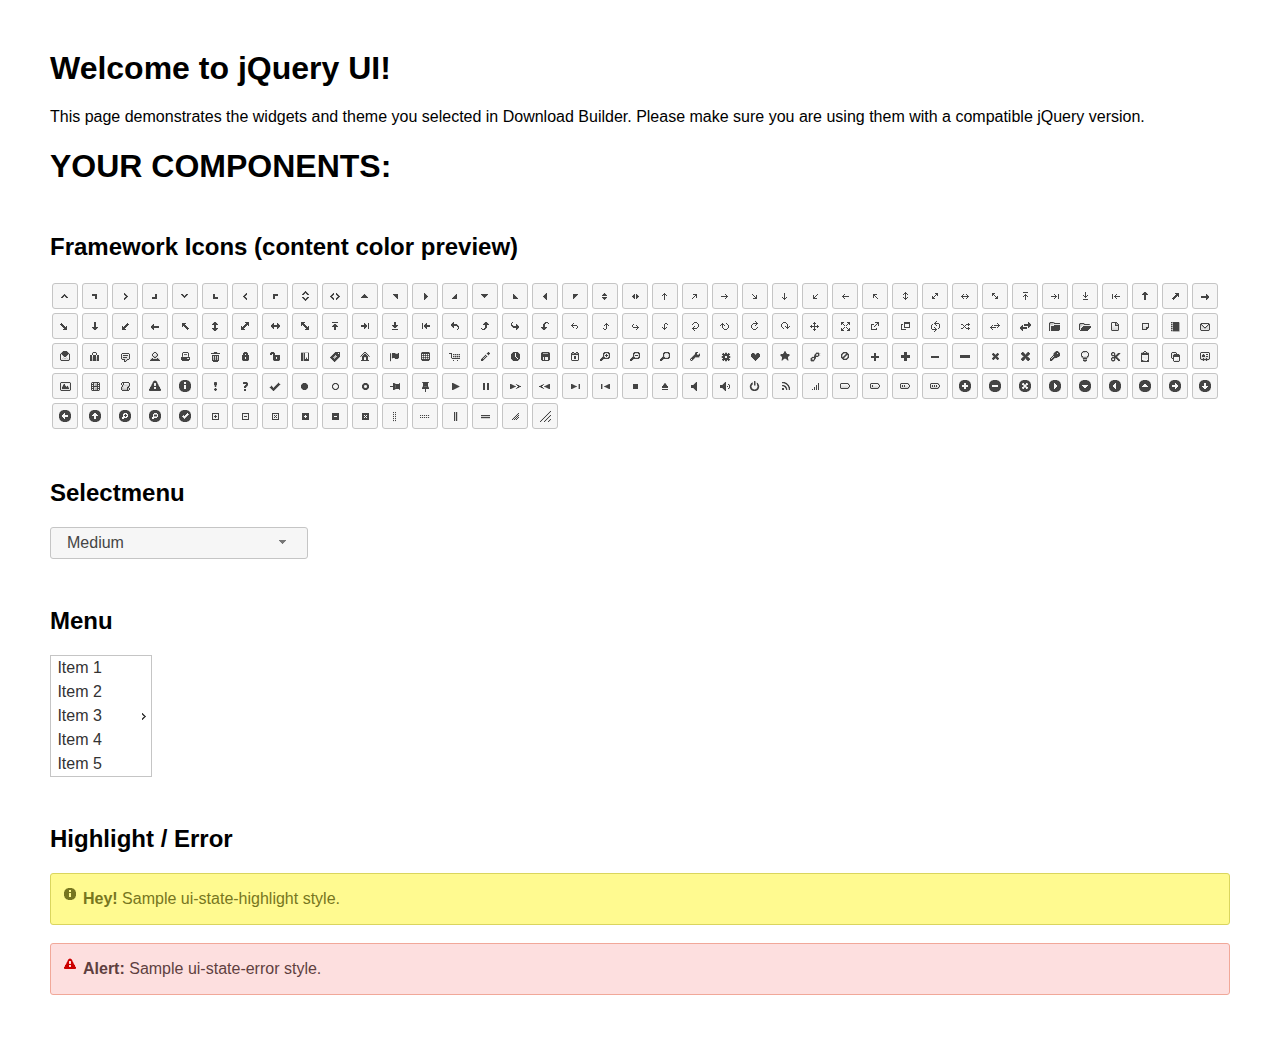
<file: js/libs/jquery-ui/index.html>
<!doctype html>
<html lang="us">
<head>
	<meta charset="utf-8">
	<title>jQuery UI Example Page</title>
	<link href="jquery-ui.css" rel="stylesheet">
	<style>
	body{
		font-family: "Trebuchet MS", sans-serif;
		margin: 50px;
	}
	.demoHeaders {
		margin-top: 2em;
	}
	#dialog-link {
		padding: .4em 1em .4em 20px;
		text-decoration: none;
		position: relative;
	}
	#dialog-link span.ui-icon {
		margin: 0 5px 0 0;
		position: absolute;
		left: .2em;
		top: 50%;
		margin-top: -8px;
	}
	#icons {
		margin: 0;
		padding: 0;
	}
	#icons li {
		margin: 2px;
		position: relative;
		padding: 4px 0;
		cursor: pointer;
		float: left;
		list-style: none;
	}
	#icons span.ui-icon {
		float: left;
		margin: 0 4px;
	}
	.fakewindowcontain .ui-widget-overlay {
		position: absolute;
	}
	select {
		width: 200px;
	}
	</style>
</head>
<body>

<h1>Welcome to jQuery UI!</h1>

<div class="ui-widget">
	<p>This page demonstrates the widgets and theme you selected in Download Builder. Please make sure you are using them with a compatible jQuery version.</p>
</div>

<h1>YOUR COMPONENTS:</h1>
















<h2 class="demoHeaders">Framework Icons (content color preview)</h2>
<ul id="icons" class="ui-widget ui-helper-clearfix">
	<li class="ui-state-default ui-corner-all" title=".ui-icon-caret-1-n"><span class="ui-icon ui-icon-caret-1-n"></span></li>
	<li class="ui-state-default ui-corner-all" title=".ui-icon-caret-1-ne"><span class="ui-icon ui-icon-caret-1-ne"></span></li>
	<li class="ui-state-default ui-corner-all" title=".ui-icon-caret-1-e"><span class="ui-icon ui-icon-caret-1-e"></span></li>
	<li class="ui-state-default ui-corner-all" title=".ui-icon-caret-1-se"><span class="ui-icon ui-icon-caret-1-se"></span></li>
	<li class="ui-state-default ui-corner-all" title=".ui-icon-caret-1-s"><span class="ui-icon ui-icon-caret-1-s"></span></li>
	<li class="ui-state-default ui-corner-all" title=".ui-icon-caret-1-sw"><span class="ui-icon ui-icon-caret-1-sw"></span></li>
	<li class="ui-state-default ui-corner-all" title=".ui-icon-caret-1-w"><span class="ui-icon ui-icon-caret-1-w"></span></li>
	<li class="ui-state-default ui-corner-all" title=".ui-icon-caret-1-nw"><span class="ui-icon ui-icon-caret-1-nw"></span></li>
	<li class="ui-state-default ui-corner-all" title=".ui-icon-caret-2-n-s"><span class="ui-icon ui-icon-caret-2-n-s"></span></li>
	<li class="ui-state-default ui-corner-all" title=".ui-icon-caret-2-e-w"><span class="ui-icon ui-icon-caret-2-e-w"></span></li>
	<li class="ui-state-default ui-corner-all" title=".ui-icon-triangle-1-n"><span class="ui-icon ui-icon-triangle-1-n"></span></li>
	<li class="ui-state-default ui-corner-all" title=".ui-icon-triangle-1-ne"><span class="ui-icon ui-icon-triangle-1-ne"></span></li>
	<li class="ui-state-default ui-corner-all" title=".ui-icon-triangle-1-e"><span class="ui-icon ui-icon-triangle-1-e"></span></li>
	<li class="ui-state-default ui-corner-all" title=".ui-icon-triangle-1-se"><span class="ui-icon ui-icon-triangle-1-se"></span></li>
	<li class="ui-state-default ui-corner-all" title=".ui-icon-triangle-1-s"><span class="ui-icon ui-icon-triangle-1-s"></span></li>
	<li class="ui-state-default ui-corner-all" title=".ui-icon-triangle-1-sw"><span class="ui-icon ui-icon-triangle-1-sw"></span></li>
	<li class="ui-state-default ui-corner-all" title=".ui-icon-triangle-1-w"><span class="ui-icon ui-icon-triangle-1-w"></span></li>
	<li class="ui-state-default ui-corner-all" title=".ui-icon-triangle-1-nw"><span class="ui-icon ui-icon-triangle-1-nw"></span></li>
	<li class="ui-state-default ui-corner-all" title=".ui-icon-triangle-2-n-s"><span class="ui-icon ui-icon-triangle-2-n-s"></span></li>
	<li class="ui-state-default ui-corner-all" title=".ui-icon-triangle-2-e-w"><span class="ui-icon ui-icon-triangle-2-e-w"></span></li>
	<li class="ui-state-default ui-corner-all" title=".ui-icon-arrow-1-n"><span class="ui-icon ui-icon-arrow-1-n"></span></li>
	<li class="ui-state-default ui-corner-all" title=".ui-icon-arrow-1-ne"><span class="ui-icon ui-icon-arrow-1-ne"></span></li>
	<li class="ui-state-default ui-corner-all" title=".ui-icon-arrow-1-e"><span class="ui-icon ui-icon-arrow-1-e"></span></li>
	<li class="ui-state-default ui-corner-all" title=".ui-icon-arrow-1-se"><span class="ui-icon ui-icon-arrow-1-se"></span></li>
	<li class="ui-state-default ui-corner-all" title=".ui-icon-arrow-1-s"><span class="ui-icon ui-icon-arrow-1-s"></span></li>
	<li class="ui-state-default ui-corner-all" title=".ui-icon-arrow-1-sw"><span class="ui-icon ui-icon-arrow-1-sw"></span></li>
	<li class="ui-state-default ui-corner-all" title=".ui-icon-arrow-1-w"><span class="ui-icon ui-icon-arrow-1-w"></span></li>
	<li class="ui-state-default ui-corner-all" title=".ui-icon-arrow-1-nw"><span class="ui-icon ui-icon-arrow-1-nw"></span></li>
	<li class="ui-state-default ui-corner-all" title=".ui-icon-arrow-2-n-s"><span class="ui-icon ui-icon-arrow-2-n-s"></span></li>
	<li class="ui-state-default ui-corner-all" title=".ui-icon-arrow-2-ne-sw"><span class="ui-icon ui-icon-arrow-2-ne-sw"></span></li>
	<li class="ui-state-default ui-corner-all" title=".ui-icon-arrow-2-e-w"><span class="ui-icon ui-icon-arrow-2-e-w"></span></li>
	<li class="ui-state-default ui-corner-all" title=".ui-icon-arrow-2-se-nw"><span class="ui-icon ui-icon-arrow-2-se-nw"></span></li>
	<li class="ui-state-default ui-corner-all" title=".ui-icon-arrowstop-1-n"><span class="ui-icon ui-icon-arrowstop-1-n"></span></li>
	<li class="ui-state-default ui-corner-all" title=".ui-icon-arrowstop-1-e"><span class="ui-icon ui-icon-arrowstop-1-e"></span></li>
	<li class="ui-state-default ui-corner-all" title=".ui-icon-arrowstop-1-s"><span class="ui-icon ui-icon-arrowstop-1-s"></span></li>
	<li class="ui-state-default ui-corner-all" title=".ui-icon-arrowstop-1-w"><span class="ui-icon ui-icon-arrowstop-1-w"></span></li>
	<li class="ui-state-default ui-corner-all" title=".ui-icon-arrowthick-1-n"><span class="ui-icon ui-icon-arrowthick-1-n"></span></li>
	<li class="ui-state-default ui-corner-all" title=".ui-icon-arrowthick-1-ne"><span class="ui-icon ui-icon-arrowthick-1-ne"></span></li>
	<li class="ui-state-default ui-corner-all" title=".ui-icon-arrowthick-1-e"><span class="ui-icon ui-icon-arrowthick-1-e"></span></li>
	<li class="ui-state-default ui-corner-all" title=".ui-icon-arrowthick-1-se"><span class="ui-icon ui-icon-arrowthick-1-se"></span></li>
	<li class="ui-state-default ui-corner-all" title=".ui-icon-arrowthick-1-s"><span class="ui-icon ui-icon-arrowthick-1-s"></span></li>
	<li class="ui-state-default ui-corner-all" title=".ui-icon-arrowthick-1-sw"><span class="ui-icon ui-icon-arrowthick-1-sw"></span></li>
	<li class="ui-state-default ui-corner-all" title=".ui-icon-arrowthick-1-w"><span class="ui-icon ui-icon-arrowthick-1-w"></span></li>
	<li class="ui-state-default ui-corner-all" title=".ui-icon-arrowthick-1-nw"><span class="ui-icon ui-icon-arrowthick-1-nw"></span></li>
	<li class="ui-state-default ui-corner-all" title=".ui-icon-arrowthick-2-n-s"><span class="ui-icon ui-icon-arrowthick-2-n-s"></span></li>
	<li class="ui-state-default ui-corner-all" title=".ui-icon-arrowthick-2-ne-sw"><span class="ui-icon ui-icon-arrowthick-2-ne-sw"></span></li>
	<li class="ui-state-default ui-corner-all" title=".ui-icon-arrowthick-2-e-w"><span class="ui-icon ui-icon-arrowthick-2-e-w"></span></li>
	<li class="ui-state-default ui-corner-all" title=".ui-icon-arrowthick-2-se-nw"><span class="ui-icon ui-icon-arrowthick-2-se-nw"></span></li>
	<li class="ui-state-default ui-corner-all" title=".ui-icon-arrowthickstop-1-n"><span class="ui-icon ui-icon-arrowthickstop-1-n"></span></li>
	<li class="ui-state-default ui-corner-all" title=".ui-icon-arrowthickstop-1-e"><span class="ui-icon ui-icon-arrowthickstop-1-e"></span></li>
	<li class="ui-state-default ui-corner-all" title=".ui-icon-arrowthickstop-1-s"><span class="ui-icon ui-icon-arrowthickstop-1-s"></span></li>
	<li class="ui-state-default ui-corner-all" title=".ui-icon-arrowthickstop-1-w"><span class="ui-icon ui-icon-arrowthickstop-1-w"></span></li>
	<li class="ui-state-default ui-corner-all" title=".ui-icon-arrowreturnthick-1-w"><span class="ui-icon ui-icon-arrowreturnthick-1-w"></span></li>
	<li class="ui-state-default ui-corner-all" title=".ui-icon-arrowreturnthick-1-n"><span class="ui-icon ui-icon-arrowreturnthick-1-n"></span></li>
	<li class="ui-state-default ui-corner-all" title=".ui-icon-arrowreturnthick-1-e"><span class="ui-icon ui-icon-arrowreturnthick-1-e"></span></li>
	<li class="ui-state-default ui-corner-all" title=".ui-icon-arrowreturnthick-1-s"><span class="ui-icon ui-icon-arrowreturnthick-1-s"></span></li>
	<li class="ui-state-default ui-corner-all" title=".ui-icon-arrowreturn-1-w"><span class="ui-icon ui-icon-arrowreturn-1-w"></span></li>
	<li class="ui-state-default ui-corner-all" title=".ui-icon-arrowreturn-1-n"><span class="ui-icon ui-icon-arrowreturn-1-n"></span></li>
	<li class="ui-state-default ui-corner-all" title=".ui-icon-arrowreturn-1-e"><span class="ui-icon ui-icon-arrowreturn-1-e"></span></li>
	<li class="ui-state-default ui-corner-all" title=".ui-icon-arrowreturn-1-s"><span class="ui-icon ui-icon-arrowreturn-1-s"></span></li>
	<li class="ui-state-default ui-corner-all" title=".ui-icon-arrowrefresh-1-w"><span class="ui-icon ui-icon-arrowrefresh-1-w"></span></li>
	<li class="ui-state-default ui-corner-all" title=".ui-icon-arrowrefresh-1-n"><span class="ui-icon ui-icon-arrowrefresh-1-n"></span></li>
	<li class="ui-state-default ui-corner-all" title=".ui-icon-arrowrefresh-1-e"><span class="ui-icon ui-icon-arrowrefresh-1-e"></span></li>
	<li class="ui-state-default ui-corner-all" title=".ui-icon-arrowrefresh-1-s"><span class="ui-icon ui-icon-arrowrefresh-1-s"></span></li>
	<li class="ui-state-default ui-corner-all" title=".ui-icon-arrow-4"><span class="ui-icon ui-icon-arrow-4"></span></li>
	<li class="ui-state-default ui-corner-all" title=".ui-icon-arrow-4-diag"><span class="ui-icon ui-icon-arrow-4-diag"></span></li>
	<li class="ui-state-default ui-corner-all" title=".ui-icon-extlink"><span class="ui-icon ui-icon-extlink"></span></li>
	<li class="ui-state-default ui-corner-all" title=".ui-icon-newwin"><span class="ui-icon ui-icon-newwin"></span></li>
	<li class="ui-state-default ui-corner-all" title=".ui-icon-refresh"><span class="ui-icon ui-icon-refresh"></span></li>
	<li class="ui-state-default ui-corner-all" title=".ui-icon-shuffle"><span class="ui-icon ui-icon-shuffle"></span></li>
	<li class="ui-state-default ui-corner-all" title=".ui-icon-transfer-e-w"><span class="ui-icon ui-icon-transfer-e-w"></span></li>
	<li class="ui-state-default ui-corner-all" title=".ui-icon-transferthick-e-w"><span class="ui-icon ui-icon-transferthick-e-w"></span></li>
	<li class="ui-state-default ui-corner-all" title=".ui-icon-folder-collapsed"><span class="ui-icon ui-icon-folder-collapsed"></span></li>
	<li class="ui-state-default ui-corner-all" title=".ui-icon-folder-open"><span class="ui-icon ui-icon-folder-open"></span></li>
	<li class="ui-state-default ui-corner-all" title=".ui-icon-document"><span class="ui-icon ui-icon-document"></span></li>
	<li class="ui-state-default ui-corner-all" title=".ui-icon-document-b"><span class="ui-icon ui-icon-document-b"></span></li>
	<li class="ui-state-default ui-corner-all" title=".ui-icon-note"><span class="ui-icon ui-icon-note"></span></li>
	<li class="ui-state-default ui-corner-all" title=".ui-icon-mail-closed"><span class="ui-icon ui-icon-mail-closed"></span></li>
	<li class="ui-state-default ui-corner-all" title=".ui-icon-mail-open"><span class="ui-icon ui-icon-mail-open"></span></li>
	<li class="ui-state-default ui-corner-all" title=".ui-icon-suitcase"><span class="ui-icon ui-icon-suitcase"></span></li>
	<li class="ui-state-default ui-corner-all" title=".ui-icon-comment"><span class="ui-icon ui-icon-comment"></span></li>
	<li class="ui-state-default ui-corner-all" title=".ui-icon-person"><span class="ui-icon ui-icon-person"></span></li>
	<li class="ui-state-default ui-corner-all" title=".ui-icon-print"><span class="ui-icon ui-icon-print"></span></li>
	<li class="ui-state-default ui-corner-all" title=".ui-icon-trash"><span class="ui-icon ui-icon-trash"></span></li>
	<li class="ui-state-default ui-corner-all" title=".ui-icon-locked"><span class="ui-icon ui-icon-locked"></span></li>
	<li class="ui-state-default ui-corner-all" title=".ui-icon-unlocked"><span class="ui-icon ui-icon-unlocked"></span></li>
	<li class="ui-state-default ui-corner-all" title=".ui-icon-bookmark"><span class="ui-icon ui-icon-bookmark"></span></li>
	<li class="ui-state-default ui-corner-all" title=".ui-icon-tag"><span class="ui-icon ui-icon-tag"></span></li>
	<li class="ui-state-default ui-corner-all" title=".ui-icon-home"><span class="ui-icon ui-icon-home"></span></li>
	<li class="ui-state-default ui-corner-all" title=".ui-icon-flag"><span class="ui-icon ui-icon-flag"></span></li>
	<li class="ui-state-default ui-corner-all" title=".ui-icon-calculator"><span class="ui-icon ui-icon-calculator"></span></li>
	<li class="ui-state-default ui-corner-all" title=".ui-icon-cart"><span class="ui-icon ui-icon-cart"></span></li>
	<li class="ui-state-default ui-corner-all" title=".ui-icon-pencil"><span class="ui-icon ui-icon-pencil"></span></li>
	<li class="ui-state-default ui-corner-all" title=".ui-icon-clock"><span class="ui-icon ui-icon-clock"></span></li>
	<li class="ui-state-default ui-corner-all" title=".ui-icon-disk"><span class="ui-icon ui-icon-disk"></span></li>
	<li class="ui-state-default ui-corner-all" title=".ui-icon-calendar"><span class="ui-icon ui-icon-calendar"></span></li>
	<li class="ui-state-default ui-corner-all" title=".ui-icon-zoomin"><span class="ui-icon ui-icon-zoomin"></span></li>
	<li class="ui-state-default ui-corner-all" title=".ui-icon-zoomout"><span class="ui-icon ui-icon-zoomout"></span></li>
	<li class="ui-state-default ui-corner-all" title=".ui-icon-search"><span class="ui-icon ui-icon-search"></span></li>
	<li class="ui-state-default ui-corner-all" title=".ui-icon-wrench"><span class="ui-icon ui-icon-wrench"></span></li>
	<li class="ui-state-default ui-corner-all" title=".ui-icon-gear"><span class="ui-icon ui-icon-gear"></span></li>
	<li class="ui-state-default ui-corner-all" title=".ui-icon-heart"><span class="ui-icon ui-icon-heart"></span></li>
	<li class="ui-state-default ui-corner-all" title=".ui-icon-star"><span class="ui-icon ui-icon-star"></span></li>
	<li class="ui-state-default ui-corner-all" title=".ui-icon-link"><span class="ui-icon ui-icon-link"></span></li>
	<li class="ui-state-default ui-corner-all" title=".ui-icon-cancel"><span class="ui-icon ui-icon-cancel"></span></li>
	<li class="ui-state-default ui-corner-all" title=".ui-icon-plus"><span class="ui-icon ui-icon-plus"></span></li>
	<li class="ui-state-default ui-corner-all" title=".ui-icon-plusthick"><span class="ui-icon ui-icon-plusthick"></span></li>
	<li class="ui-state-default ui-corner-all" title=".ui-icon-minus"><span class="ui-icon ui-icon-minus"></span></li>
	<li class="ui-state-default ui-corner-all" title=".ui-icon-minusthick"><span class="ui-icon ui-icon-minusthick"></span></li>
	<li class="ui-state-default ui-corner-all" title=".ui-icon-close"><span class="ui-icon ui-icon-close"></span></li>
	<li class="ui-state-default ui-corner-all" title=".ui-icon-closethick"><span class="ui-icon ui-icon-closethick"></span></li>
	<li class="ui-state-default ui-corner-all" title=".ui-icon-key"><span class="ui-icon ui-icon-key"></span></li>
	<li class="ui-state-default ui-corner-all" title=".ui-icon-lightbulb"><span class="ui-icon ui-icon-lightbulb"></span></li>
	<li class="ui-state-default ui-corner-all" title=".ui-icon-scissors"><span class="ui-icon ui-icon-scissors"></span></li>
	<li class="ui-state-default ui-corner-all" title=".ui-icon-clipboard"><span class="ui-icon ui-icon-clipboard"></span></li>
	<li class="ui-state-default ui-corner-all" title=".ui-icon-copy"><span class="ui-icon ui-icon-copy"></span></li>
	<li class="ui-state-default ui-corner-all" title=".ui-icon-contact"><span class="ui-icon ui-icon-contact"></span></li>
	<li class="ui-state-default ui-corner-all" title=".ui-icon-image"><span class="ui-icon ui-icon-image"></span></li>
	<li class="ui-state-default ui-corner-all" title=".ui-icon-video"><span class="ui-icon ui-icon-video"></span></li>
	<li class="ui-state-default ui-corner-all" title=".ui-icon-script"><span class="ui-icon ui-icon-script"></span></li>
	<li class="ui-state-default ui-corner-all" title=".ui-icon-alert"><span class="ui-icon ui-icon-alert"></span></li>
	<li class="ui-state-default ui-corner-all" title=".ui-icon-info"><span class="ui-icon ui-icon-info"></span></li>
	<li class="ui-state-default ui-corner-all" title=".ui-icon-notice"><span class="ui-icon ui-icon-notice"></span></li>
	<li class="ui-state-default ui-corner-all" title=".ui-icon-help"><span class="ui-icon ui-icon-help"></span></li>
	<li class="ui-state-default ui-corner-all" title=".ui-icon-check"><span class="ui-icon ui-icon-check"></span></li>
	<li class="ui-state-default ui-corner-all" title=".ui-icon-bullet"><span class="ui-icon ui-icon-bullet"></span></li>
	<li class="ui-state-default ui-corner-all" title=".ui-icon-radio-off"><span class="ui-icon ui-icon-radio-off"></span></li>
	<li class="ui-state-default ui-corner-all" title=".ui-icon-radio-on"><span class="ui-icon ui-icon-radio-on"></span></li>
	<li class="ui-state-default ui-corner-all" title=".ui-icon-pin-w"><span class="ui-icon ui-icon-pin-w"></span></li>
	<li class="ui-state-default ui-corner-all" title=".ui-icon-pin-s"><span class="ui-icon ui-icon-pin-s"></span></li>
	<li class="ui-state-default ui-corner-all" title=".ui-icon-play"><span class="ui-icon ui-icon-play"></span></li>
	<li class="ui-state-default ui-corner-all" title=".ui-icon-pause"><span class="ui-icon ui-icon-pause"></span></li>
	<li class="ui-state-default ui-corner-all" title=".ui-icon-seek-next"><span class="ui-icon ui-icon-seek-next"></span></li>
	<li class="ui-state-default ui-corner-all" title=".ui-icon-seek-prev"><span class="ui-icon ui-icon-seek-prev"></span></li>
	<li class="ui-state-default ui-corner-all" title=".ui-icon-seek-end"><span class="ui-icon ui-icon-seek-end"></span></li>
	<li class="ui-state-default ui-corner-all" title=".ui-icon-seek-first"><span class="ui-icon ui-icon-seek-first"></span></li>
	<li class="ui-state-default ui-corner-all" title=".ui-icon-stop"><span class="ui-icon ui-icon-stop"></span></li>
	<li class="ui-state-default ui-corner-all" title=".ui-icon-eject"><span class="ui-icon ui-icon-eject"></span></li>
	<li class="ui-state-default ui-corner-all" title=".ui-icon-volume-off"><span class="ui-icon ui-icon-volume-off"></span></li>
	<li class="ui-state-default ui-corner-all" title=".ui-icon-volume-on"><span class="ui-icon ui-icon-volume-on"></span></li>
	<li class="ui-state-default ui-corner-all" title=".ui-icon-power"><span class="ui-icon ui-icon-power"></span></li>
	<li class="ui-state-default ui-corner-all" title=".ui-icon-signal-diag"><span class="ui-icon ui-icon-signal-diag"></span></li>
	<li class="ui-state-default ui-corner-all" title=".ui-icon-signal"><span class="ui-icon ui-icon-signal"></span></li>
	<li class="ui-state-default ui-corner-all" title=".ui-icon-battery-0"><span class="ui-icon ui-icon-battery-0"></span></li>
	<li class="ui-state-default ui-corner-all" title=".ui-icon-battery-1"><span class="ui-icon ui-icon-battery-1"></span></li>
	<li class="ui-state-default ui-corner-all" title=".ui-icon-battery-2"><span class="ui-icon ui-icon-battery-2"></span></li>
	<li class="ui-state-default ui-corner-all" title=".ui-icon-battery-3"><span class="ui-icon ui-icon-battery-3"></span></li>
	<li class="ui-state-default ui-corner-all" title=".ui-icon-circle-plus"><span class="ui-icon ui-icon-circle-plus"></span></li>
	<li class="ui-state-default ui-corner-all" title=".ui-icon-circle-minus"><span class="ui-icon ui-icon-circle-minus"></span></li>
	<li class="ui-state-default ui-corner-all" title=".ui-icon-circle-close"><span class="ui-icon ui-icon-circle-close"></span></li>
	<li class="ui-state-default ui-corner-all" title=".ui-icon-circle-triangle-e"><span class="ui-icon ui-icon-circle-triangle-e"></span></li>
	<li class="ui-state-default ui-corner-all" title=".ui-icon-circle-triangle-s"><span class="ui-icon ui-icon-circle-triangle-s"></span></li>
	<li class="ui-state-default ui-corner-all" title=".ui-icon-circle-triangle-w"><span class="ui-icon ui-icon-circle-triangle-w"></span></li>
	<li class="ui-state-default ui-corner-all" title=".ui-icon-circle-triangle-n"><span class="ui-icon ui-icon-circle-triangle-n"></span></li>
	<li class="ui-state-default ui-corner-all" title=".ui-icon-circle-arrow-e"><span class="ui-icon ui-icon-circle-arrow-e"></span></li>
	<li class="ui-state-default ui-corner-all" title=".ui-icon-circle-arrow-s"><span class="ui-icon ui-icon-circle-arrow-s"></span></li>
	<li class="ui-state-default ui-corner-all" title=".ui-icon-circle-arrow-w"><span class="ui-icon ui-icon-circle-arrow-w"></span></li>
	<li class="ui-state-default ui-corner-all" title=".ui-icon-circle-arrow-n"><span class="ui-icon ui-icon-circle-arrow-n"></span></li>
	<li class="ui-state-default ui-corner-all" title=".ui-icon-circle-zoomin"><span class="ui-icon ui-icon-circle-zoomin"></span></li>
	<li class="ui-state-default ui-corner-all" title=".ui-icon-circle-zoomout"><span class="ui-icon ui-icon-circle-zoomout"></span></li>
	<li class="ui-state-default ui-corner-all" title=".ui-icon-circle-check"><span class="ui-icon ui-icon-circle-check"></span></li>
	<li class="ui-state-default ui-corner-all" title=".ui-icon-circlesmall-plus"><span class="ui-icon ui-icon-circlesmall-plus"></span></li>
	<li class="ui-state-default ui-corner-all" title=".ui-icon-circlesmall-minus"><span class="ui-icon ui-icon-circlesmall-minus"></span></li>
	<li class="ui-state-default ui-corner-all" title=".ui-icon-circlesmall-close"><span class="ui-icon ui-icon-circlesmall-close"></span></li>
	<li class="ui-state-default ui-corner-all" title=".ui-icon-squaresmall-plus"><span class="ui-icon ui-icon-squaresmall-plus"></span></li>
	<li class="ui-state-default ui-corner-all" title=".ui-icon-squaresmall-minus"><span class="ui-icon ui-icon-squaresmall-minus"></span></li>
	<li class="ui-state-default ui-corner-all" title=".ui-icon-squaresmall-close"><span class="ui-icon ui-icon-squaresmall-close"></span></li>
	<li class="ui-state-default ui-corner-all" title=".ui-icon-grip-dotted-vertical"><span class="ui-icon ui-icon-grip-dotted-vertical"></span></li>
	<li class="ui-state-default ui-corner-all" title=".ui-icon-grip-dotted-horizontal"><span class="ui-icon ui-icon-grip-dotted-horizontal"></span></li>
	<li class="ui-state-default ui-corner-all" title=".ui-icon-grip-solid-vertical"><span class="ui-icon ui-icon-grip-solid-vertical"></span></li>
	<li class="ui-state-default ui-corner-all" title=".ui-icon-grip-solid-horizontal"><span class="ui-icon ui-icon-grip-solid-horizontal"></span></li>
	<li class="ui-state-default ui-corner-all" title=".ui-icon-gripsmall-diagonal-se"><span class="ui-icon ui-icon-gripsmall-diagonal-se"></span></li>
	<li class="ui-state-default ui-corner-all" title=".ui-icon-grip-diagonal-se"><span class="ui-icon ui-icon-grip-diagonal-se"></span></li>
</ul>








<!-- Progressbar -->
<h2 class="demoHeaders">Selectmenu</h2>
<select id="selectmenu">
	<option>Slower</option>
	<option>Slow</option>
	<option selected="selected">Medium</option>
	<option>Fast</option>
	<option>Faster</option>
</select>





<!-- Menu -->
<h2 class="demoHeaders">Menu</h2>
<ul style="width:100px;" id="menu">
	<li><div>Item 1</div></li>
	<li><div>Item 2</div></li>
	<li><div>Item 3</div>
		<ul>
			<li><div>Item 3-1</div></li>
			<li><div>Item 3-2</div></li>
			<li><div>Item 3-3</div></li>
			<li><div>Item 3-4</div></li>
			<li><div>Item 3-5</div></li>
		</ul>
	</li>
	<li><div>Item 4</div></li>
	<li><div>Item 5</div></li>
</ul>




<!-- Highlight / Error -->
<h2 class="demoHeaders">Highlight / Error</h2>
<div class="ui-widget">
	<div class="ui-state-highlight ui-corner-all" style="margin-top: 20px; padding: 0 .7em;">
		<p><span class="ui-icon ui-icon-info" style="float: left; margin-right: .3em;"></span>
		<strong>Hey!</strong> Sample ui-state-highlight style.</p>
	</div>
</div>
<br>
<div class="ui-widget">
	<div class="ui-state-error ui-corner-all" style="padding: 0 .7em;">
		<p><span class="ui-icon ui-icon-alert" style="float: left; margin-right: .3em;"></span>
		<strong>Alert:</strong> Sample ui-state-error style.</p>
	</div>
</div>

<script src="external/jquery/jquery.js"></script>
<script src="jquery-ui.js"></script>
<script>























$( "#menu" ).menu();





$( "#selectmenu" ).selectmenu();


// Hover states on the static widgets
$( "#dialog-link, #icons li" ).hover(
	function() {
		$( this ).addClass( "ui-state-hover" );
	},
	function() {
		$( this ).removeClass( "ui-state-hover" );
	}
);
</script>
</body>
</html>
</file>
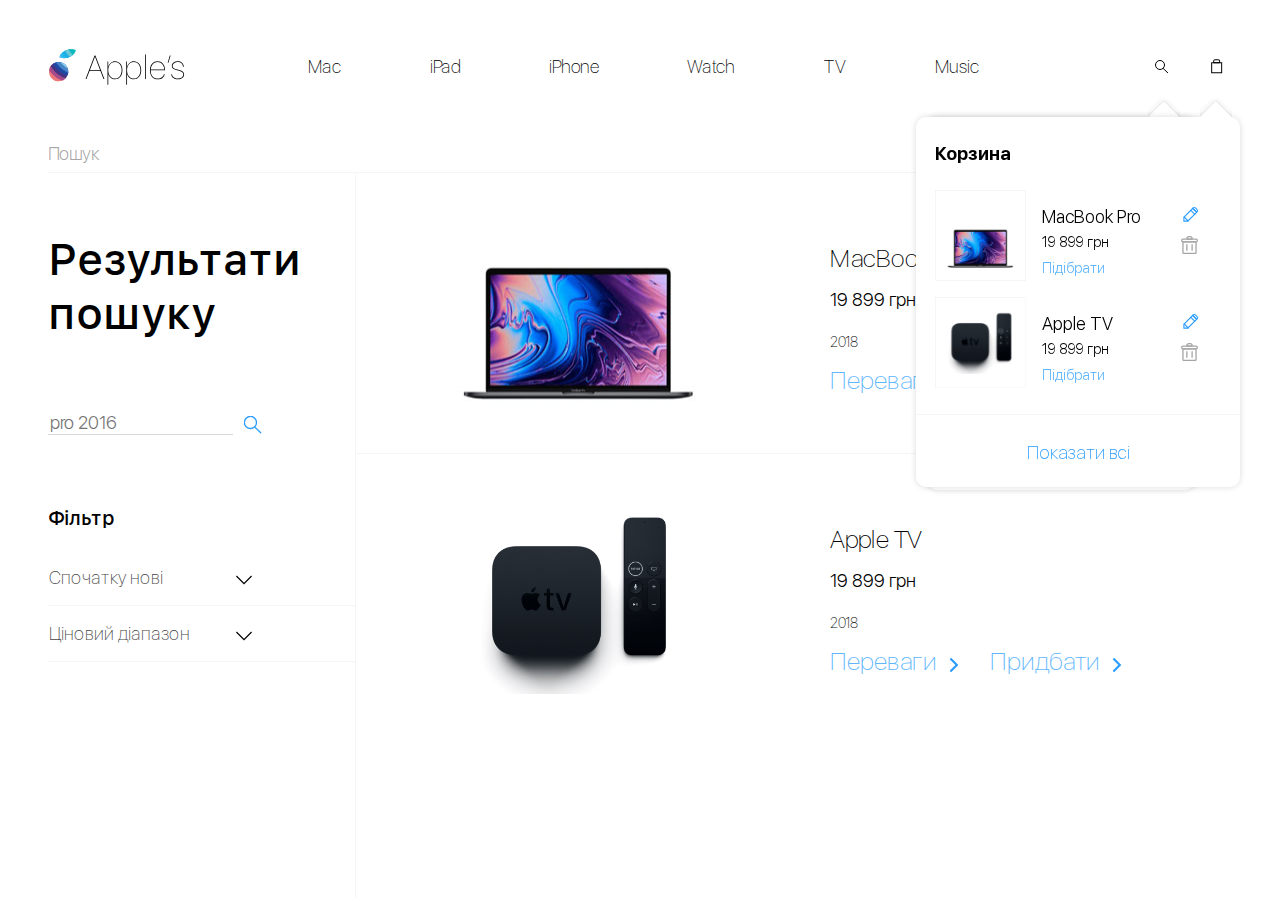
<file: search-page.html>
<!DOCTYPE html>
<html lang="ru">
  <head>
    <meta charset="utf-8">
    <title>Search page</title>
    <meta name="description" content="">
    <link rel="icon" href="img/favicon.png">
    <meta name="viewport" content="width=device-width">
    <link rel="stylesheet" href="css/main.css">
  </head>
  <body>
    <div class="appl-cover"></div>
    <main>
      <header class="header ">
        <div class="wrapper">
          <div class="header-inner"><a href="#" class="toggle-mnu"><span></span></a><a href="#" class="appl-logo"><img src="img/logo.svg" alt="alt"></a>
            <ul class="main-menu">
              <li><a href="#">Mac</a></li>
              <li><a href="#">iPad</a></li>
              <li><a href="#">iPhone</a></li>
              <li><a href="#">Watch</a></li>
              <li><a href="#">TV</a></li>
              <li><a href="#">Music</a></li>
            </ul>
            <div class="header-right">
              <div class="appl-search-block to-tooltip">
                <div class="appl-search-icon tooltip-icon"></div>
                <div class="appl-header-popup search-popup animated fadeOutDown">
                  <div class="appl-popup-header">
                    <div class="appl-search-row">
                      <label>
                        <input type="text" placeholder="pro 2016"><span class="popup-searc-icon"><img src="img/icons-svg/magnifier-hover.svg" alt="alt"></span>
                      </label>
                    </div>
                  </div>
                  <div class="appl-header-popup__body">
                    <div class="appl-header-popup__item">
                      <div class="appl-header-popup__img"><img src="img/header-popups/lap-top-apple-macbook-pro-touch-bar-2019-13-inchs-i5-8gb-256gb.jpg" srcset="img/header-popups/lap-top-apple-macbook-pro-touch-bar-2019-13-inchs-i5-8gb-256gb@2x.jpg 2x" alt="alt"></div>
                      <div class="appl-header-popup__text">
                        <div class="appl-header-popup__name">MacBook Pro</div>
                        <div class="appl-header-popup__price">19 899 грн</div><a href="#" class="appl-header-popup__link">Підібрати</a>
                      </div>
                    </div>
                    <div class="appl-header-popup__item">
                      <div class="appl-header-popup__img"><img src="img/header-popups/kisspng-apple-tv-4k-television-clip-art-apple-tv-4k-5b45b2002b7660.430603791531294208178.jpg" srcset="img/header-popups/kisspng-apple-tv-4k-television-clip-art-apple-tv-4k-5b45b2002b7660.430603791531294208178@2x.jpg 2x" alt="alt"></div>
                      <div class="appl-header-popup__text">
                        <div class="appl-header-popup__name">Apple TV</div>
                        <div class="appl-header-popup__price">19 899 грн</div><a href="#" class="appl-header-popup__link">Підібрати</a>
                      </div>
                    </div>
                  </div>
                  <div class="appl-header-popup__footer"><a href="#">Показати всі</a></div>
                </div>
                <div class="popup-mob-triangle"></div>
              </div>
              <div class="appl-cart-block to-tooltip">
                <div class="appl-cart-icon tooltip-icon"></div>
                <div class="appl-header-popup cart-popup animated fadeOutDown">
                  <div class="appl-popup-header">
                    <div class="appl-popup-title">Корзина</div>
                  </div>
                  <div class="appl-header-popup__body">
                    <div class="appl-header-popup__item">
                      <div class="appl-header-popup__img"><img src="img/header-popups/lap-top-apple-macbook-pro-touch-bar-2019-13-inchs-i5-8gb-256gb.jpg" srcset="img/header-popups/lap-top-apple-macbook-pro-touch-bar-2019-13-inchs-i5-8gb-256gb@2x.jpg 2x" alt="alt"></div>
                      <div class="appl-header-popup__text">
                        <div class="appl-header-popup__name">MacBook Pro</div>
                        <div class="appl-header-popup__price">19 899 грн</div><a href="#" class="appl-header-popup__link">Підібрати</a>
                      </div><a href="#" class="appl-edit-icon"></a><a href="#" class="appl-recycler-icon"></a>
                    </div>
                    <div class="appl-header-popup__item">
                      <div class="appl-header-popup__img"><img src="img/header-popups/kisspng-apple-tv-4k-television-clip-art-apple-tv-4k-5b45b2002b7660.430603791531294208178.jpg" srcset="img/header-popups/kisspng-apple-tv-4k-television-clip-art-apple-tv-4k-5b45b2002b7660.430603791531294208178@2x.jpg 2x" alt="alt"></div>
                      <div class="appl-header-popup__text">
                        <div class="appl-header-popup__name">Apple TV</div>
                        <div class="appl-header-popup__price">19 899 грн</div><a href="#" class="appl-header-popup__link">Підібрати</a>
                      </div><a href="#" class="appl-edit-icon"></a><a href="#" class="appl-recycler-icon"></a>
                    </div>
                  </div>
                  <div class="appl-header-popup__footer"><a href="#">Показати всі</a></div>
                </div>
                <div class="popup-mob-triangle"></div>
              </div>
            </div>
          </div>
        </div>
        <div class="header-overflow">
          <div class="header-container blured "></div>
        </div>
      </header>
      <div class="appl-content content-original">
        <section class="breadcrumbs">
          <div class="wrapper">
            <ul class="appl-breadcrumbs">
              <li class="last"><a href="#">Пошук</a></li>
            </ul>
          </div>
        </section>
        <section class="search-results">
          <div class="wrapper">
            <div class="search-results-left">
              <h2>Результати пошуку</h2>
              <div class="appl-search-row">
                <label>
                  <input type="text" placeholder="pro 2016"><span class="popup-searc-icon"><img src="img/icons-svg/magnifier-blue.svg" alt="alt"></span>
                </label>
              </div>
              <div class="app-block-with-title">
                <h4>Фільтр</h4>
                <div class="filter-row">
                  <select name="#" data-drop-class="mini">
                    <option value="">Спочатку нові</option>
                    <option value="">Спочатку старі</option>
                  </select>
                </div>
                <div class="filter-row">
                  <select name="#" data-drop-class="mini">
                    <option value="">Ціновий діапазон</option>
                    <option value="">Від найменьшої</option>
                    <option value="">Від найбільшої</option>
                  </select>
                </div>
              </div>
            </div>
            <div class="search-results-right">
              <div class="product-row">
                <div class="product-row__img"><img src="img/cart-page/lap-top-apple-macbook-pro-touch-bar-2019-13-inchs-i5-8gb-256gb.jpg" srcset="img/cart-page/kisspng-apple-tv-4-k-television-clip-art-apple-tv-4-k-5-b-45-b-2002-b-7660-430603791531294208178@2x.jpg 2x" alt="alt"></div>
                <div class="product-row__text">
                  <div class="product-row__name">MacBook Pro</div>
                  <div class="product-row__price">19 899 грн</div>
                  <div class="product-row__year">2018</div>
                  <ul class="sect-crumbs">
                    <li><a href="#">Переваги</a></li>
                    <li><a href="#">Придбати</a></li>
                  </ul>
                </div>
              </div>
              <div class="product-row">
                <div class="product-row__img"><img src="img/cart-page/kisspng-apple-tv-4k-television-clip-art-apple-tv-4k-5b45b2002b7660.430603791531294208178.jpg" srcset="img/cart-page/kisspng-apple-tv-4k-television-clip-art-apple-tv-4k-5b45b2002b7660.430603791531294208178@2x 2x" alt="alt"></div>
                <div class="product-row__text">
                  <div class="product-row__name">Apple TV</div>
                  <div class="product-row__price">19 899 грн</div>
                  <div class="product-row__year">2018</div>
                  <ul class="sect-crumbs">
                    <li><a href="#">Переваги</a></li>
                    <li><a href="#">Придбати</a></li>
                  </ul>
                </div>
              </div>
            </div>
          </div>
        </section>
      </div>
    </main>
    <script src="js/libs/jquery/jquery-1.11.2.min.js"></script>
    <script src="js/libs/jquery-ui/jquery-ui.min.js"></script>
    <script src="js/common.js"></script>
  </body>
</html>
</file>
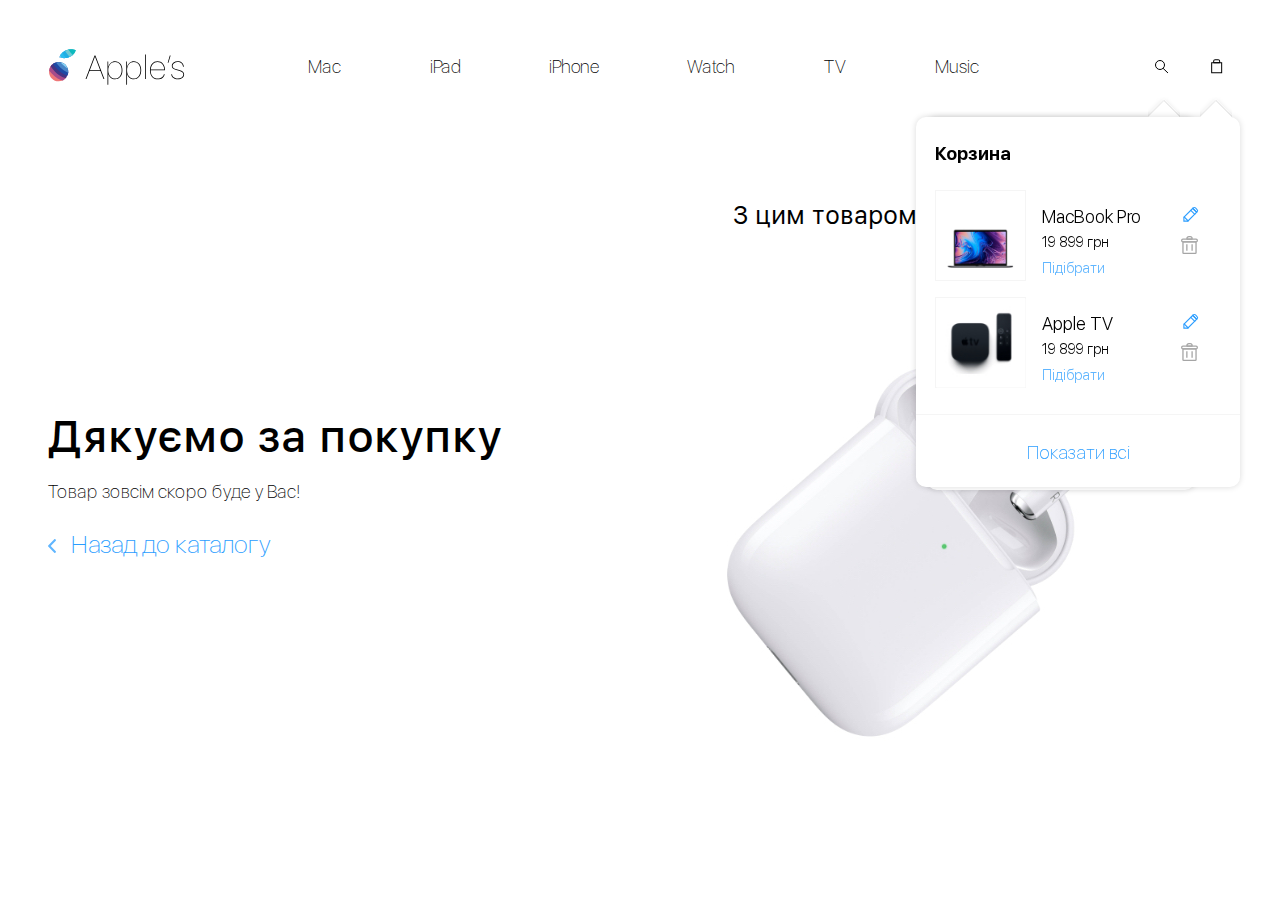
<file: thanking.html>
<!DOCTYPE html>
<html lang="ru">
  <head>
    <meta charset="utf-8">
    <title>About page</title>
    <meta name="description" content="">
    <link rel="icon" href="img/favicon.png">
    <meta name="viewport" content="width=device-width">
    <link rel="stylesheet" href="css/main.css">
  </head>
  <body>
    <div class="appl-cover"></div>
    <main>
      <header class="header ">
        <div class="wrapper">
          <div class="header-inner"><a href="#" class="toggle-mnu"><span></span></a><a href="#" class="appl-logo"><img src="img/logo.svg" alt="alt"></a>
            <ul class="main-menu">
              <li><a href="#">Mac</a></li>
              <li><a href="#">iPad</a></li>
              <li><a href="#">iPhone</a></li>
              <li><a href="#">Watch</a></li>
              <li><a href="#">TV</a></li>
              <li><a href="#">Music</a></li>
            </ul>
            <div class="header-right">
              <div class="appl-search-block to-tooltip">
                <div class="appl-search-icon tooltip-icon"></div>
                <div class="appl-header-popup search-popup animated fadeOutDown">
                  <div class="appl-popup-header">
                    <div class="appl-search-row">
                      <label>
                        <input type="text" placeholder="pro 2016"><span class="popup-searc-icon"><img src="img/icons-svg/magnifier-hover.svg" alt="alt"></span>
                      </label>
                    </div>
                  </div>
                  <div class="appl-header-popup__body">
                    <div class="appl-header-popup__item">
                      <div class="appl-header-popup__img"><img src="img/header-popups/lap-top-apple-macbook-pro-touch-bar-2019-13-inchs-i5-8gb-256gb.jpg" srcset="img/header-popups/lap-top-apple-macbook-pro-touch-bar-2019-13-inchs-i5-8gb-256gb@2x.jpg 2x" alt="alt"></div>
                      <div class="appl-header-popup__text">
                        <div class="appl-header-popup__name">MacBook Pro</div>
                        <div class="appl-header-popup__price">19 899 грн</div><a href="#" class="appl-header-popup__link">Підібрати</a>
                      </div>
                    </div>
                    <div class="appl-header-popup__item">
                      <div class="appl-header-popup__img"><img src="img/header-popups/kisspng-apple-tv-4k-television-clip-art-apple-tv-4k-5b45b2002b7660.430603791531294208178.jpg" srcset="img/header-popups/kisspng-apple-tv-4k-television-clip-art-apple-tv-4k-5b45b2002b7660.430603791531294208178@2x.jpg 2x" alt="alt"></div>
                      <div class="appl-header-popup__text">
                        <div class="appl-header-popup__name">Apple TV</div>
                        <div class="appl-header-popup__price">19 899 грн</div><a href="#" class="appl-header-popup__link">Підібрати</a>
                      </div>
                    </div>
                  </div>
                  <div class="appl-header-popup__footer"><a href="#">Показати всі</a></div>
                </div>
                <div class="popup-mob-triangle"></div>
              </div>
              <div class="appl-cart-block to-tooltip">
                <div class="appl-cart-icon tooltip-icon"></div>
                <div class="appl-header-popup cart-popup animated fadeOutDown">
                  <div class="appl-popup-header">
                    <div class="appl-popup-title">Корзина</div>
                  </div>
                  <div class="appl-header-popup__body">
                    <div class="appl-header-popup__item">
                      <div class="appl-header-popup__img"><img src="img/header-popups/lap-top-apple-macbook-pro-touch-bar-2019-13-inchs-i5-8gb-256gb.jpg" srcset="img/header-popups/lap-top-apple-macbook-pro-touch-bar-2019-13-inchs-i5-8gb-256gb@2x.jpg 2x" alt="alt"></div>
                      <div class="appl-header-popup__text">
                        <div class="appl-header-popup__name">MacBook Pro</div>
                        <div class="appl-header-popup__price">19 899 грн</div><a href="#" class="appl-header-popup__link">Підібрати</a>
                      </div><a href="#" class="appl-edit-icon"></a><a href="#" class="appl-recycler-icon"></a>
                    </div>
                    <div class="appl-header-popup__item">
                      <div class="appl-header-popup__img"><img src="img/header-popups/kisspng-apple-tv-4k-television-clip-art-apple-tv-4k-5b45b2002b7660.430603791531294208178.jpg" srcset="img/header-popups/kisspng-apple-tv-4k-television-clip-art-apple-tv-4k-5b45b2002b7660.430603791531294208178@2x.jpg 2x" alt="alt"></div>
                      <div class="appl-header-popup__text">
                        <div class="appl-header-popup__name">Apple TV</div>
                        <div class="appl-header-popup__price">19 899 грн</div><a href="#" class="appl-header-popup__link">Підібрати</a>
                      </div><a href="#" class="appl-edit-icon"></a><a href="#" class="appl-recycler-icon"></a>
                    </div>
                  </div>
                  <div class="appl-header-popup__footer"><a href="#">Показати всі</a></div>
                </div>
                <div class="popup-mob-triangle"></div>
              </div>
            </div>
          </div>
        </div>
        <div class="header-overflow">
          <div class="header-container blured "></div>
        </div>
      </header>
      <div class="appl-content content-original">
        <section class="thanking sect-pd-60">
          <div class="wrapper">
            <div class="thanking-left">
              <h2>Дякуємо за покупку</h2>
              <p>Товар зовсім скоро буде у Вас!</p><a href="#" class="link-backward appl-link">Назад до каталогу</a>
            </div>
            <div class="thanking-right">
              <p>З цим товаром рекомендуємо придбати <a href="#">AirPods 2</a></p>
              <div class="thanking-img"><img src="img/thanking-page/1553604383_1469201.jpg" srcset="img/thanking-page/1553604383_1469201@2x.jpg 2x"></div>
            </div>
          </div>
        </section>
      </div>
    </main>
    <script src="js/libs/jquery/jquery-1.11.2.min.js"></script>
    <script src="js/common.js"></script>
  </body>
</html>
</file>
<file: css/main.css>
@font-face {
  font-family: "SFUIDisplay-Thin";
  font-style: normal;
  font-weight: normal;
  src: url("../fonts/SFpro/thin/SFUIDisplay-Thin.eot?#iefix") format("embedded-opentype"), url("../fonts/SFpro/thin/SFUIDisplay-Thin.woff") format("woff"), url("../fonts/SFpro/thin/SFUIDisplay-Thin.ttf") format("truetype"); }

@font-face {
  font-family: "SFUIDisplay-Light";
  font-style: normal;
  font-weight: normal;
  src: url("../fonts/SFpro/light/SFUIDisplay-Light.eot?#iefix") format("embedded-opentype"), url("../fonts/SFpro/light/SFUIDisplay-Light.woff") format("woff"), url("../fonts/SFpro/light/SFUIDisplay-Light.ttf") format("truetype"); }

@font-face {
  font-family: "SFUIText-Regular";
  font-style: normal;
  font-weight: normal;
  src: url("../fonts/SFpro/regular/SFUIText-Regular.eot?#iefix") format("embedded-opentype"), url("../fonts/SFpro/regular/SFUIText-Regular.woff") format("woff"), url("../fonts/SFpro/regular/SFUIText-Regular.ttf") format("truetype"); }

@font-face {
  font-family: "SFUIText-Medium";
  font-style: normal;
  font-weight: normal;
  src: url("../fonts/SFpro/medium/SFUIText-Medium.eot?#iefix") format("embedded-opentype"), url("../fonts/SFpro/medium/SFUIText-Medium.woff") format("woff"), url("../fonts/SFpro/medium/SFUIText-Medium.ttf") format("truetype"); }

@font-face {
  font-family: "SFUIDisplay-Bold";
  font-style: normal;
  font-weight: normal;
  src: url("../fonts/SFpro/bold/SFUIDisplay-Bold.eot?#iefix") format("embedded-opentype"), url("../fonts/SFpro/bold/SFUIDisplay-Bold.woff") format("woff"), url("../fonts/SFpro/bold/SFUIDisplay-Bold.ttf") format("truetype"); }

/*! jQuery UI - v1.12.1 - 2019-03-11
* http://jqueryui.com
* Includes: core.css, menu.css, selectmenu.css, button.css, theme.css
* To view and modify this theme, visit http://jqueryui.com/themeroller/?scope=&folderName=base&cornerRadiusShadow=8px&offsetLeftShadow=0px&offsetTopShadow=0px&thicknessShadow=5px&opacityShadow=30&bgImgOpacityShadow=0&bgTextureShadow=flat&bgColorShadow=666666&opacityOverlay=30&bgImgOpacityOverlay=0&bgTextureOverlay=flat&bgColorOverlay=aaaaaa&iconColorError=cc0000&fcError=5f3f3f&borderColorError=f1a899&bgTextureError=flat&bgColorError=fddfdf&iconColorHighlight=777620&fcHighlight=777620&borderColorHighlight=dad55e&bgTextureHighlight=flat&bgColorHighlight=fffa90&iconColorActive=ffffff&fcActive=ffffff&borderColorActive=003eff&bgTextureActive=flat&bgColorActive=007fff&iconColorHover=555555&fcHover=2b2b2b&borderColorHover=cccccc&bgTextureHover=flat&bgColorHover=ededed&iconColorDefault=777777&fcDefault=454545&borderColorDefault=c5c5c5&bgTextureDefault=flat&bgColorDefault=f6f6f6&iconColorContent=444444&fcContent=333333&borderColorContent=dddddd&bgTextureContent=flat&bgColorContent=ffffff&iconColorHeader=444444&fcHeader=333333&borderColorHeader=dddddd&bgTextureHeader=flat&bgColorHeader=e9e9e9&cornerRadius=3px&fwDefault=normal&fsDefault=1em&ffDefault=Arial%2CHelvetica%2Csans-serif
* Copyright jQuery Foundation and other contributors; Licensed MIT */
.ui-helper-hidden {
  display: none; }

.ui-helper-hidden-accessible {
  border: 0;
  clip: rect(0 0 0 0);
  height: 1px;
  margin: -1px;
  overflow: hidden;
  padding: 0;
  position: absolute;
  width: 1px; }

.ui-helper-reset {
  margin: 0;
  padding: 0;
  border: 0;
  outline: 0;
  line-height: 1.3;
  text-decoration: none;
  font-size: 100%;
  list-style: none; }

.ui-helper-clearfix:before, .ui-helper-clearfix:after {
  content: "";
  display: table;
  border-collapse: collapse; }

.ui-helper-clearfix:after {
  clear: both; }

.ui-helper-zfix {
  width: 100%;
  height: 100%;
  top: 0;
  left: 0;
  position: absolute;
  opacity: 0;
  filter: Alpha(Opacity=0); }

.ui-front {
  z-index: 100; }

.ui-state-disabled {
  cursor: default !important;
  pointer-events: none; }

.ui-icon {
  display: inline-block;
  vertical-align: middle;
  margin-top: -.25em;
  position: relative;
  text-indent: -99999px;
  overflow: hidden;
  background-repeat: no-repeat; }

.ui-widget-icon-block {
  left: 50%;
  margin-left: -8px;
  display: block; }

.ui-widget-overlay {
  position: fixed;
  top: 0;
  left: 0;
  width: 100%;
  height: 100%; }

.ui-menu {
  list-style: none;
  padding: 0;
  margin: 0;
  display: block;
  outline: 0; }

.ui-menu .ui-menu {
  position: absolute; }

.ui-menu .ui-menu-item {
  margin: 0;
  cursor: pointer;
  list-style-image: url("[data-uri]"); }

.ui-menu .ui-menu-item-wrapper {
  position: relative;
  padding: 3px 1em 3px .4em; }

.ui-menu .ui-menu-divider {
  margin: 5px 0;
  height: 0;
  font-size: 0;
  line-height: 0;
  border-width: 1px 0 0 0; }

.ui-menu .ui-state-focus, .ui-menu .ui-state-active {
  margin: -1px; }

.ui-menu-icons {
  position: relative; }

.ui-menu-icons .ui-menu-item-wrapper {
  padding-left: 2em; }

.ui-menu .ui-icon {
  position: absolute;
  top: 0;
  bottom: 0;
  left: .2em;
  margin: auto 0; }

.ui-menu .ui-menu-icon {
  left: auto;
  right: 0; }

.ui-selectmenu-menu {
  padding: 0;
  margin: 0;
  position: absolute;
  top: 0;
  left: 0;
  display: none; }

.ui-selectmenu-menu .ui-menu {
  overflow: auto;
  overflow-x: hidden;
  padding-bottom: 1px; }

.ui-selectmenu-menu .ui-menu .ui-selectmenu-optgroup {
  font-size: 1em;
  font-weight: bold;
  line-height: 1.5;
  padding: 2px 0.4em;
  margin: 0.5em 0 0 0;
  height: auto;
  border: 0; }

.ui-selectmenu-open {
  display: block; }

.ui-selectmenu-text {
  display: block;
  margin-right: 20px;
  overflow: hidden;
  text-overflow: ellipsis; }

.ui-selectmenu-button.ui-button {
  text-align: left;
  white-space: nowrap;
  width: 14em; }

.ui-selectmenu-icon.ui-icon {
  float: right;
  margin-top: 0; }

.ui-button {
  padding: .4em 1em;
  display: inline-block;
  position: relative;
  line-height: normal;
  margin-right: .1em;
  cursor: pointer;
  vertical-align: middle;
  text-align: center;
  -webkit-user-select: none;
  -moz-user-select: none;
  -ms-user-select: none;
  user-select: none;
  overflow: visible; }

.ui-button, .ui-button:link, .ui-button:visited, .ui-button:hover, .ui-button:active {
  text-decoration: none; }

.ui-button-icon-only {
  width: 2em;
  -webkit-box-sizing: border-box;
  box-sizing: border-box;
  text-indent: -9999px;
  white-space: nowrap; }

input.ui-button.ui-button-icon-only {
  text-indent: 0; }

.ui-button-icon-only .ui-icon {
  position: absolute;
  top: 50%;
  left: 50%;
  margin-top: -8px;
  margin-left: -8px; }

.ui-button.ui-icon-notext .ui-icon {
  padding: 0;
  width: 2.1em;
  height: 2.1em;
  text-indent: -9999px;
  white-space: nowrap; }

input.ui-button.ui-icon-notext .ui-icon {
  width: auto;
  height: auto;
  text-indent: 0;
  white-space: normal;
  padding: .4em 1em; }

input.ui-button::-moz-focus-inner, button.ui-button::-moz-focus-inner {
  border: 0;
  padding: 0; }

.ui-widget {
  font-family: Arial,Helvetica,sans-serif;
  font-size: 1em; }

.ui-widget .ui-widget {
  font-size: 1em; }

.ui-widget input, .ui-widget select, .ui-widget textarea, .ui-widget button {
  font-family: Arial,Helvetica,sans-serif;
  font-size: 1em; }

.ui-widget.ui-widget-content {
  border: 1px solid #c5c5c5; }

.ui-widget-content {
  border: 1px solid #ddd;
  background: #fff;
  color: #333; }

.ui-widget-content a {
  color: #333; }

.ui-widget-header {
  border: 1px solid #ddd;
  background: #e9e9e9;
  color: #333;
  font-weight: bold; }

.ui-widget-header a {
  color: #333; }

.ui-state-default, .ui-widget-content .ui-state-default, .ui-widget-header .ui-state-default, .ui-button, html .ui-button.ui-state-disabled:hover, html .ui-button.ui-state-disabled:active {
  border: 1px solid #c5c5c5;
  background: #f6f6f6;
  font-weight: normal;
  color: #454545; }

.ui-state-default a, .ui-state-default a:link, .ui-state-default a:visited, a.ui-button, a:link.ui-button, a:visited.ui-button, .ui-button {
  color: #454545;
  text-decoration: none; }

.ui-state-hover, .ui-widget-content .ui-state-hover, .ui-widget-header .ui-state-hover, .ui-state-focus, .ui-widget-content .ui-state-focus, .ui-widget-header .ui-state-focus, .ui-button:hover, .ui-button:focus {
  border: 1px solid #ccc;
  background: #ededed;
  font-weight: normal;
  color: #2b2b2b; }

.ui-state-hover a, .ui-state-hover a:hover, .ui-state-hover a:link, .ui-state-hover a:visited, .ui-state-focus a, .ui-state-focus a:hover, .ui-state-focus a:link, .ui-state-focus a:visited, a.ui-button:hover, a.ui-button:focus {
  color: #2b2b2b;
  text-decoration: none; }

.ui-visual-focus {
  -webkit-box-shadow: 0 0 3px 1px #5e9ed6;
  box-shadow: 0 0 3px 1px #5e9ed6; }

.ui-state-active, .ui-widget-content .ui-state-active, .ui-widget-header .ui-state-active, a.ui-button:active, .ui-button:active, .ui-button.ui-state-active:hover {
  border: 1px solid #003eff;
  background: #007fff;
  font-weight: normal;
  color: #fff; }

.ui-icon-background, .ui-state-active .ui-icon-background {
  border: #003eff;
  background-color: #fff; }

.ui-state-active a, .ui-state-active a:link, .ui-state-active a:visited {
  color: #fff;
  text-decoration: none; }

.ui-state-highlight, .ui-widget-content .ui-state-highlight, .ui-widget-header .ui-state-highlight {
  border: 1px solid #dad55e;
  background: #fffa90;
  color: #777620; }

.ui-state-checked {
  border: 1px solid #dad55e;
  background: #fffa90; }

.ui-state-highlight a, .ui-widget-content .ui-state-highlight a, .ui-widget-header .ui-state-highlight a {
  color: #777620; }

.ui-state-error, .ui-widget-content .ui-state-error, .ui-widget-header .ui-state-error {
  border: 1px solid #f1a899;
  background: #fddfdf;
  color: #5f3f3f; }

.ui-state-error a, .ui-widget-content .ui-state-error a, .ui-widget-header .ui-state-error a {
  color: #5f3f3f; }

.ui-state-error-text, .ui-widget-content .ui-state-error-text, .ui-widget-header .ui-state-error-text {
  color: #5f3f3f; }

.ui-priority-primary, .ui-widget-content .ui-priority-primary, .ui-widget-header .ui-priority-primary {
  font-weight: bold; }

.ui-priority-secondary, .ui-widget-content .ui-priority-secondary, .ui-widget-header .ui-priority-secondary {
  opacity: .7;
  filter: Alpha(Opacity=70);
  font-weight: normal; }

.ui-state-disabled, .ui-widget-content .ui-state-disabled, .ui-widget-header .ui-state-disabled {
  opacity: .35;
  filter: Alpha(Opacity=35);
  background-image: none; }

.ui-state-disabled .ui-icon {
  filter: Alpha(Opacity=35); }

.ui-icon {
  width: 16px;
  height: 16px; }

.ui-icon, .ui-widget-content .ui-icon {
  background-image: url("images/ui-icons_444444_256x240.png"); }

.ui-widget-header .ui-icon {
  background-image: url("images/ui-icons_444444_256x240.png"); }

.ui-state-hover .ui-icon, .ui-state-focus .ui-icon, .ui-button:hover .ui-icon, .ui-button:focus .ui-icon {
  background-image: url("images/ui-icons_555555_256x240.png"); }

.ui-state-active .ui-icon, .ui-button:active .ui-icon {
  background-image: url("images/ui-icons_ffffff_256x240.png"); }

.ui-state-highlight .ui-icon, .ui-button .ui-state-highlight.ui-icon {
  background-image: url("images/ui-icons_777620_256x240.png"); }

.ui-state-error .ui-icon, .ui-state-error-text .ui-icon {
  background-image: url("images/ui-icons_cc0000_256x240.png"); }

.ui-button .ui-icon {
  background-image: url("images/ui-icons_777777_256x240.png"); }

.ui-icon-blank {
  background-position: 16px 16px; }

.ui-icon-caret-1-n {
  background-position: 0 0; }

.ui-icon-caret-1-ne {
  background-position: -16px 0; }

.ui-icon-caret-1-e {
  background-position: -32px 0; }

.ui-icon-caret-1-se {
  background-position: -48px 0; }

.ui-icon-caret-1-s {
  background-position: -65px 0; }

.ui-icon-caret-1-sw {
  background-position: -80px 0; }

.ui-icon-caret-1-w {
  background-position: -96px 0; }

.ui-icon-caret-1-nw {
  background-position: -112px 0; }

.ui-icon-caret-2-n-s {
  background-position: -128px 0; }

.ui-icon-caret-2-e-w {
  background-position: -144px 0; }

.ui-icon-triangle-1-n {
  background-position: 0 -16px; }

.ui-icon-triangle-1-ne {
  background-position: -16px -16px; }

.ui-icon-triangle-1-e {
  background-position: -32px -16px; }

.ui-icon-triangle-1-se {
  background-position: -48px -16px; }

.ui-icon-triangle-1-s {
  background-position: -65px -16px; }

.ui-icon-triangle-1-sw {
  background-position: -80px -16px; }

.ui-icon-triangle-1-w {
  background-position: -96px -16px; }

.ui-icon-triangle-1-nw {
  background-position: -112px -16px; }

.ui-icon-triangle-2-n-s {
  background-position: -128px -16px; }

.ui-icon-triangle-2-e-w {
  background-position: -144px -16px; }

.ui-icon-arrow-1-n {
  background-position: 0 -32px; }

.ui-icon-arrow-1-ne {
  background-position: -16px -32px; }

.ui-icon-arrow-1-e {
  background-position: -32px -32px; }

.ui-icon-arrow-1-se {
  background-position: -48px -32px; }

.ui-icon-arrow-1-s {
  background-position: -65px -32px; }

.ui-icon-arrow-1-sw {
  background-position: -80px -32px; }

.ui-icon-arrow-1-w {
  background-position: -96px -32px; }

.ui-icon-arrow-1-nw {
  background-position: -112px -32px; }

.ui-icon-arrow-2-n-s {
  background-position: -128px -32px; }

.ui-icon-arrow-2-ne-sw {
  background-position: -144px -32px; }

.ui-icon-arrow-2-e-w {
  background-position: -160px -32px; }

.ui-icon-arrow-2-se-nw {
  background-position: -176px -32px; }

.ui-icon-arrowstop-1-n {
  background-position: -192px -32px; }

.ui-icon-arrowstop-1-e {
  background-position: -208px -32px; }

.ui-icon-arrowstop-1-s {
  background-position: -224px -32px; }

.ui-icon-arrowstop-1-w {
  background-position: -240px -32px; }

.ui-icon-arrowthick-1-n {
  background-position: 1px -48px; }

.ui-icon-arrowthick-1-ne {
  background-position: -16px -48px; }

.ui-icon-arrowthick-1-e {
  background-position: -32px -48px; }

.ui-icon-arrowthick-1-se {
  background-position: -48px -48px; }

.ui-icon-arrowthick-1-s {
  background-position: -64px -48px; }

.ui-icon-arrowthick-1-sw {
  background-position: -80px -48px; }

.ui-icon-arrowthick-1-w {
  background-position: -96px -48px; }

.ui-icon-arrowthick-1-nw {
  background-position: -112px -48px; }

.ui-icon-arrowthick-2-n-s {
  background-position: -128px -48px; }

.ui-icon-arrowthick-2-ne-sw {
  background-position: -144px -48px; }

.ui-icon-arrowthick-2-e-w {
  background-position: -160px -48px; }

.ui-icon-arrowthick-2-se-nw {
  background-position: -176px -48px; }

.ui-icon-arrowthickstop-1-n {
  background-position: -192px -48px; }

.ui-icon-arrowthickstop-1-e {
  background-position: -208px -48px; }

.ui-icon-arrowthickstop-1-s {
  background-position: -224px -48px; }

.ui-icon-arrowthickstop-1-w {
  background-position: -240px -48px; }

.ui-icon-arrowreturnthick-1-w {
  background-position: 0 -64px; }

.ui-icon-arrowreturnthick-1-n {
  background-position: -16px -64px; }

.ui-icon-arrowreturnthick-1-e {
  background-position: -32px -64px; }

.ui-icon-arrowreturnthick-1-s {
  background-position: -48px -64px; }

.ui-icon-arrowreturn-1-w {
  background-position: -64px -64px; }

.ui-icon-arrowreturn-1-n {
  background-position: -80px -64px; }

.ui-icon-arrowreturn-1-e {
  background-position: -96px -64px; }

.ui-icon-arrowreturn-1-s {
  background-position: -112px -64px; }

.ui-icon-arrowrefresh-1-w {
  background-position: -128px -64px; }

.ui-icon-arrowrefresh-1-n {
  background-position: -144px -64px; }

.ui-icon-arrowrefresh-1-e {
  background-position: -160px -64px; }

.ui-icon-arrowrefresh-1-s {
  background-position: -176px -64px; }

.ui-icon-arrow-4 {
  background-position: 0 -80px; }

.ui-icon-arrow-4-diag {
  background-position: -16px -80px; }

.ui-icon-extlink {
  background-position: -32px -80px; }

.ui-icon-newwin {
  background-position: -48px -80px; }

.ui-icon-refresh {
  background-position: -64px -80px; }

.ui-icon-shuffle {
  background-position: -80px -80px; }

.ui-icon-transfer-e-w {
  background-position: -96px -80px; }

.ui-icon-transferthick-e-w {
  background-position: -112px -80px; }

.ui-icon-folder-collapsed {
  background-position: 0 -96px; }

.ui-icon-folder-open {
  background-position: -16px -96px; }

.ui-icon-document {
  background-position: -32px -96px; }

.ui-icon-document-b {
  background-position: -48px -96px; }

.ui-icon-note {
  background-position: -64px -96px; }

.ui-icon-mail-closed {
  background-position: -80px -96px; }

.ui-icon-mail-open {
  background-position: -96px -96px; }

.ui-icon-suitcase {
  background-position: -112px -96px; }

.ui-icon-comment {
  background-position: -128px -96px; }

.ui-icon-person {
  background-position: -144px -96px; }

.ui-icon-print {
  background-position: -160px -96px; }

.ui-icon-trash {
  background-position: -176px -96px; }

.ui-icon-locked {
  background-position: -192px -96px; }

.ui-icon-unlocked {
  background-position: -208px -96px; }

.ui-icon-bookmark {
  background-position: -224px -96px; }

.ui-icon-tag {
  background-position: -240px -96px; }

.ui-icon-home {
  background-position: 0 -112px; }

.ui-icon-flag {
  background-position: -16px -112px; }

.ui-icon-calendar {
  background-position: -32px -112px; }

.ui-icon-cart {
  background-position: -48px -112px; }

.ui-icon-pencil {
  background-position: -64px -112px; }

.ui-icon-clock {
  background-position: -80px -112px; }

.ui-icon-disk {
  background-position: -96px -112px; }

.ui-icon-calculator {
  background-position: -112px -112px; }

.ui-icon-zoomin {
  background-position: -128px -112px; }

.ui-icon-zoomout {
  background-position: -144px -112px; }

.ui-icon-search {
  background-position: -160px -112px; }

.ui-icon-wrench {
  background-position: -176px -112px; }

.ui-icon-gear {
  background-position: -192px -112px; }

.ui-icon-heart {
  background-position: -208px -112px; }

.ui-icon-star {
  background-position: -224px -112px; }

.ui-icon-link {
  background-position: -240px -112px; }

.ui-icon-cancel {
  background-position: 0 -128px; }

.ui-icon-plus {
  background-position: -16px -128px; }

.ui-icon-plusthick {
  background-position: -32px -128px; }

.ui-icon-minus {
  background-position: -48px -128px; }

.ui-icon-minusthick {
  background-position: -64px -128px; }

.ui-icon-close {
  background-position: -80px -128px; }

.ui-icon-closethick {
  background-position: -96px -128px; }

.ui-icon-key {
  background-position: -112px -128px; }

.ui-icon-lightbulb {
  background-position: -128px -128px; }

.ui-icon-scissors {
  background-position: -144px -128px; }

.ui-icon-clipboard {
  background-position: -160px -128px; }

.ui-icon-copy {
  background-position: -176px -128px; }

.ui-icon-contact {
  background-position: -192px -128px; }

.ui-icon-image {
  background-position: -208px -128px; }

.ui-icon-video {
  background-position: -224px -128px; }

.ui-icon-script {
  background-position: -240px -128px; }

.ui-icon-alert {
  background-position: 0 -144px; }

.ui-icon-info {
  background-position: -16px -144px; }

.ui-icon-notice {
  background-position: -32px -144px; }

.ui-icon-help {
  background-position: -48px -144px; }

.ui-icon-check {
  background-position: -64px -144px; }

.ui-icon-bullet {
  background-position: -80px -144px; }

.ui-icon-radio-on {
  background-position: -96px -144px; }

.ui-icon-radio-off {
  background-position: -112px -144px; }

.ui-icon-pin-w {
  background-position: -128px -144px; }

.ui-icon-pin-s {
  background-position: -144px -144px; }

.ui-icon-play {
  background-position: 0 -160px; }

.ui-icon-pause {
  background-position: -16px -160px; }

.ui-icon-seek-next {
  background-position: -32px -160px; }

.ui-icon-seek-prev {
  background-position: -48px -160px; }

.ui-icon-seek-end {
  background-position: -64px -160px; }

.ui-icon-seek-start {
  background-position: -80px -160px; }

.ui-icon-seek-first {
  background-position: -80px -160px; }

.ui-icon-stop {
  background-position: -96px -160px; }

.ui-icon-eject {
  background-position: -112px -160px; }

.ui-icon-volume-off {
  background-position: -128px -160px; }

.ui-icon-volume-on {
  background-position: -144px -160px; }

.ui-icon-power {
  background-position: 0 -176px; }

.ui-icon-signal-diag {
  background-position: -16px -176px; }

.ui-icon-signal {
  background-position: -32px -176px; }

.ui-icon-battery-0 {
  background-position: -48px -176px; }

.ui-icon-battery-1 {
  background-position: -64px -176px; }

.ui-icon-battery-2 {
  background-position: -80px -176px; }

.ui-icon-battery-3 {
  background-position: -96px -176px; }

.ui-icon-circle-plus {
  background-position: 0 -192px; }

.ui-icon-circle-minus {
  background-position: -16px -192px; }

.ui-icon-circle-close {
  background-position: -32px -192px; }

.ui-icon-circle-triangle-e {
  background-position: -48px -192px; }

.ui-icon-circle-triangle-s {
  background-position: -64px -192px; }

.ui-icon-circle-triangle-w {
  background-position: -80px -192px; }

.ui-icon-circle-triangle-n {
  background-position: -96px -192px; }

.ui-icon-circle-arrow-e {
  background-position: -112px -192px; }

.ui-icon-circle-arrow-s {
  background-position: -128px -192px; }

.ui-icon-circle-arrow-w {
  background-position: -144px -192px; }

.ui-icon-circle-arrow-n {
  background-position: -160px -192px; }

.ui-icon-circle-zoomin {
  background-position: -176px -192px; }

.ui-icon-circle-zoomout {
  background-position: -192px -192px; }

.ui-icon-circle-check {
  background-position: -208px -192px; }

.ui-icon-circlesmall-plus {
  background-position: 0 -208px; }

.ui-icon-circlesmall-minus {
  background-position: -16px -208px; }

.ui-icon-circlesmall-close {
  background-position: -32px -208px; }

.ui-icon-squaresmall-plus {
  background-position: -48px -208px; }

.ui-icon-squaresmall-minus {
  background-position: -64px -208px; }

.ui-icon-squaresmall-close {
  background-position: -80px -208px; }

.ui-icon-grip-dotted-vertical {
  background-position: 0 -224px; }

.ui-icon-grip-dotted-horizontal {
  background-position: -16px -224px; }

.ui-icon-grip-solid-vertical {
  background-position: -32px -224px; }

.ui-icon-grip-solid-horizontal {
  background-position: -48px -224px; }

.ui-icon-gripsmall-diagonal-se {
  background-position: -64px -224px; }

.ui-icon-grip-diagonal-se {
  background-position: -80px -224px; }

.ui-corner-all, .ui-corner-top, .ui-corner-left, .ui-corner-tl {
  -webkit-border-top-left-radius: 3px;
  border-top-left-radius: 3px; }

.ui-corner-all, .ui-corner-top, .ui-corner-right, .ui-corner-tr {
  -webkit-border-top-right-radius: 3px;
  border-top-right-radius: 3px; }

.ui-corner-all, .ui-corner-bottom, .ui-corner-left, .ui-corner-bl {
  -webkit-border-bottom-left-radius: 3px;
  border-bottom-left-radius: 3px; }

.ui-corner-all, .ui-corner-bottom, .ui-corner-right, .ui-corner-br {
  -webkit-border-bottom-right-radius: 3px;
  border-bottom-right-radius: 3px; }

.ui-widget-overlay {
  background: #aaa;
  opacity: .3;
  filter: Alpha(Opacity=30); }

.ui-widget-shadow {
  -webkit-box-shadow: 0 0 5px #666;
  box-shadow: 0 0 5px #666; }

/*!
 * jQuery UI CSS Framework 1.12.1
 * http://jqueryui.com
 *
 * Copyright jQuery Foundation and other contributors
 * Released under the MIT license.
 * http://jquery.org/license
 *
 * http://api.jqueryui.com/category/theming/
 *
 * To view and modify this theme, visit http://jqueryui.com/themeroller/?scope=&folderName=base&cornerRadiusShadow=8px&offsetLeftShadow=0px&offsetTopShadow=0px&thicknessShadow=5px&opacityShadow=30&bgImgOpacityShadow=0&bgTextureShadow=flat&bgColorShadow=666666&opacityOverlay=30&bgImgOpacityOverlay=0&bgTextureOverlay=flat&bgColorOverlay=aaaaaa&iconColorError=cc0000&fcError=5f3f3f&borderColorError=f1a899&bgTextureError=flat&bgColorError=fddfdf&iconColorHighlight=777620&fcHighlight=777620&borderColorHighlight=dad55e&bgTextureHighlight=flat&bgColorHighlight=fffa90&iconColorActive=ffffff&fcActive=ffffff&borderColorActive=003eff&bgTextureActive=flat&bgColorActive=007fff&iconColorHover=555555&fcHover=2b2b2b&borderColorHover=cccccc&bgTextureHover=flat&bgColorHover=ededed&iconColorDefault=777777&fcDefault=454545&borderColorDefault=c5c5c5&bgTextureDefault=flat&bgColorDefault=f6f6f6&iconColorContent=444444&fcContent=333333&borderColorContent=dddddd&bgTextureContent=flat&bgColorContent=ffffff&iconColorHeader=444444&fcHeader=333333&borderColorHeader=dddddd&bgTextureHeader=flat&bgColorHeader=e9e9e9&cornerRadius=3px&fwDefault=normal&fsDefault=1em&ffDefault=Arial%2CHelvetica%2Csans-serif
 */
/* Component containers
----------------------------------*/
.ui-widget {
  font-family: Arial,Helvetica,sans-serif;
  font-size: 1em; }

.ui-widget .ui-widget {
  font-size: 1em; }

.ui-widget input,
.ui-widget select,
.ui-widget textarea,
.ui-widget button {
  font-family: Arial,Helvetica,sans-serif;
  font-size: 1em; }

.ui-widget.ui-widget-content {
  border: 1px solid #c5c5c5; }

.ui-widget-content {
  border: 1px solid #dddddd;
  background: #ffffff;
  color: #333333; }

.ui-widget-content a {
  color: #333333; }

.ui-widget-header {
  border: 1px solid #dddddd;
  background: #e9e9e9;
  color: #333333;
  font-weight: bold; }

.ui-widget-header a {
  color: #333333; }

/* Interaction states
----------------------------------*/
.ui-state-default,
.ui-widget-content .ui-state-default,
.ui-widget-header .ui-state-default,
.ui-button,
html .ui-button.ui-state-disabled:hover,
html .ui-button.ui-state-disabled:active {
  border: 1px solid #c5c5c5;
  background: #f6f6f6;
  font-weight: normal;
  color: #454545; }

.ui-state-default a,
.ui-state-default a:link,
.ui-state-default a:visited,
a.ui-button,
a:link.ui-button,
a:visited.ui-button,
.ui-button {
  color: #454545;
  text-decoration: none; }

.ui-state-hover,
.ui-widget-content .ui-state-hover,
.ui-widget-header .ui-state-hover,
.ui-state-focus,
.ui-widget-content .ui-state-focus,
.ui-widget-header .ui-state-focus,
.ui-button:hover,
.ui-button:focus {
  border: 1px solid #cccccc;
  background: #ededed;
  font-weight: normal;
  color: #2b2b2b; }

.ui-state-hover a,
.ui-state-hover a:hover,
.ui-state-hover a:link,
.ui-state-hover a:visited,
.ui-state-focus a,
.ui-state-focus a:hover,
.ui-state-focus a:link,
.ui-state-focus a:visited,
a.ui-button:hover,
a.ui-button:focus {
  color: #2b2b2b;
  text-decoration: none; }

.ui-visual-focus {
  -webkit-box-shadow: 0 0 3px 1px #5e9ed6;
  box-shadow: 0 0 3px 1px #5e9ed6; }

.ui-state-active,
.ui-widget-content .ui-state-active,
.ui-widget-header .ui-state-active,
a.ui-button:active,
.ui-button:active,
.ui-button.ui-state-active:hover {
  border: 1px solid #003eff;
  background: #007fff;
  font-weight: normal;
  color: #ffffff; }

.ui-icon-background,
.ui-state-active .ui-icon-background {
  border: #003eff;
  background-color: #ffffff; }

.ui-state-active a,
.ui-state-active a:link,
.ui-state-active a:visited {
  color: #ffffff;
  text-decoration: none; }

/* Interaction Cues
----------------------------------*/
.ui-state-highlight,
.ui-widget-content .ui-state-highlight,
.ui-widget-header .ui-state-highlight {
  border: 1px solid #dad55e;
  background: #fffa90;
  color: #777620; }

.ui-state-checked {
  border: 1px solid #dad55e;
  background: #fffa90; }

.ui-state-highlight a,
.ui-widget-content .ui-state-highlight a,
.ui-widget-header .ui-state-highlight a {
  color: #777620; }

.ui-state-error,
.ui-widget-content .ui-state-error,
.ui-widget-header .ui-state-error {
  border: 1px solid #f1a899;
  background: #fddfdf;
  color: #5f3f3f; }

.ui-state-error a,
.ui-widget-content .ui-state-error a,
.ui-widget-header .ui-state-error a {
  color: #5f3f3f; }

.ui-state-error-text,
.ui-widget-content .ui-state-error-text,
.ui-widget-header .ui-state-error-text {
  color: #5f3f3f; }

.ui-priority-primary,
.ui-widget-content .ui-priority-primary,
.ui-widget-header .ui-priority-primary {
  font-weight: bold; }

.ui-priority-secondary,
.ui-widget-content .ui-priority-secondary,
.ui-widget-header .ui-priority-secondary {
  opacity: .7;
  filter: Alpha(Opacity=70);
  /* support: IE8 */
  font-weight: normal; }

.ui-state-disabled,
.ui-widget-content .ui-state-disabled,
.ui-widget-header .ui-state-disabled {
  opacity: .35;
  filter: Alpha(Opacity=35);
  /* support: IE8 */
  background-image: none; }

.ui-state-disabled .ui-icon {
  filter: Alpha(Opacity=35);
  /* support: IE8 - See #6059 */ }

/* Icons
----------------------------------*/
/* states and images */
.ui-icon {
  width: 16px;
  height: 16px; }

.ui-icon,
.ui-widget-content .ui-icon {
  background-image: url("../js/libs/jquery-ui/images/ui-icons_444444_256x240.png"); }

.ui-widget-header .ui-icon {
  background-image: url("../js/libs/jquery-ui/images/ui-icons_444444_256x240.png"); }

.ui-state-hover .ui-icon,
.ui-state-focus .ui-icon,
.ui-button:hover .ui-icon,
.ui-button:focus .ui-icon {
  background-image: url("../js/libs/jquery-ui/images/ui-icons_555555_256x240.png"); }

.ui-state-active .ui-icon,
.ui-button:active .ui-icon {
  background-image: url("../js/libs/jquery-ui/images/ui-icons_ffffff_256x240.png"); }

.ui-state-highlight .ui-icon,
.ui-button .ui-state-highlight.ui-icon {
  background-image: url("../js/libs/jquery-ui/images/ui-icons_777620_256x240.png"); }

.ui-state-error .ui-icon,
.ui-state-error-text .ui-icon {
  background-image: url("../js/libs/jquery-ui/images/ui-icons_cc0000_256x240.png"); }

.ui-button .ui-icon {
  background-image: url("../js/libs/jquery-ui/images/ui-icons_777777_256x240.png"); }

/* positioning */
.ui-icon-blank {
  background-position: 16px 16px; }

.ui-icon-caret-1-n {
  background-position: 0 0; }

.ui-icon-caret-1-ne {
  background-position: -16px 0; }

.ui-icon-caret-1-e {
  background-position: -32px 0; }

.ui-icon-caret-1-se {
  background-position: -48px 0; }

.ui-icon-caret-1-s {
  background-position: -65px 0; }

.ui-icon-caret-1-sw {
  background-position: -80px 0; }

.ui-icon-caret-1-w {
  background-position: -96px 0; }

.ui-icon-caret-1-nw {
  background-position: -112px 0; }

.ui-icon-caret-2-n-s {
  background-position: -128px 0; }

.ui-icon-caret-2-e-w {
  background-position: -144px 0; }

.ui-icon-triangle-1-n {
  background-position: 0 -16px; }

.ui-icon-triangle-1-ne {
  background-position: -16px -16px; }

.ui-icon-triangle-1-e {
  background-position: -32px -16px; }

.ui-icon-triangle-1-se {
  background-position: -48px -16px; }

.ui-icon-triangle-1-s {
  background-position: -65px -16px; }

.ui-icon-triangle-1-sw {
  background-position: -80px -16px; }

.ui-icon-triangle-1-w {
  background-position: -96px -16px; }

.ui-icon-triangle-1-nw {
  background-position: -112px -16px; }

.ui-icon-triangle-2-n-s {
  background-position: -128px -16px; }

.ui-icon-triangle-2-e-w {
  background-position: -144px -16px; }

.ui-icon-arrow-1-n {
  background-position: 0 -32px; }

.ui-icon-arrow-1-ne {
  background-position: -16px -32px; }

.ui-icon-arrow-1-e {
  background-position: -32px -32px; }

.ui-icon-arrow-1-se {
  background-position: -48px -32px; }

.ui-icon-arrow-1-s {
  background-position: -65px -32px; }

.ui-icon-arrow-1-sw {
  background-position: -80px -32px; }

.ui-icon-arrow-1-w {
  background-position: -96px -32px; }

.ui-icon-arrow-1-nw {
  background-position: -112px -32px; }

.ui-icon-arrow-2-n-s {
  background-position: -128px -32px; }

.ui-icon-arrow-2-ne-sw {
  background-position: -144px -32px; }

.ui-icon-arrow-2-e-w {
  background-position: -160px -32px; }

.ui-icon-arrow-2-se-nw {
  background-position: -176px -32px; }

.ui-icon-arrowstop-1-n {
  background-position: -192px -32px; }

.ui-icon-arrowstop-1-e {
  background-position: -208px -32px; }

.ui-icon-arrowstop-1-s {
  background-position: -224px -32px; }

.ui-icon-arrowstop-1-w {
  background-position: -240px -32px; }

.ui-icon-arrowthick-1-n {
  background-position: 1px -48px; }

.ui-icon-arrowthick-1-ne {
  background-position: -16px -48px; }

.ui-icon-arrowthick-1-e {
  background-position: -32px -48px; }

.ui-icon-arrowthick-1-se {
  background-position: -48px -48px; }

.ui-icon-arrowthick-1-s {
  background-position: -64px -48px; }

.ui-icon-arrowthick-1-sw {
  background-position: -80px -48px; }

.ui-icon-arrowthick-1-w {
  background-position: -96px -48px; }

.ui-icon-arrowthick-1-nw {
  background-position: -112px -48px; }

.ui-icon-arrowthick-2-n-s {
  background-position: -128px -48px; }

.ui-icon-arrowthick-2-ne-sw {
  background-position: -144px -48px; }

.ui-icon-arrowthick-2-e-w {
  background-position: -160px -48px; }

.ui-icon-arrowthick-2-se-nw {
  background-position: -176px -48px; }

.ui-icon-arrowthickstop-1-n {
  background-position: -192px -48px; }

.ui-icon-arrowthickstop-1-e {
  background-position: -208px -48px; }

.ui-icon-arrowthickstop-1-s {
  background-position: -224px -48px; }

.ui-icon-arrowthickstop-1-w {
  background-position: -240px -48px; }

.ui-icon-arrowreturnthick-1-w {
  background-position: 0 -64px; }

.ui-icon-arrowreturnthick-1-n {
  background-position: -16px -64px; }

.ui-icon-arrowreturnthick-1-e {
  background-position: -32px -64px; }

.ui-icon-arrowreturnthick-1-s {
  background-position: -48px -64px; }

.ui-icon-arrowreturn-1-w {
  background-position: -64px -64px; }

.ui-icon-arrowreturn-1-n {
  background-position: -80px -64px; }

.ui-icon-arrowreturn-1-e {
  background-position: -96px -64px; }

.ui-icon-arrowreturn-1-s {
  background-position: -112px -64px; }

.ui-icon-arrowrefresh-1-w {
  background-position: -128px -64px; }

.ui-icon-arrowrefresh-1-n {
  background-position: -144px -64px; }

.ui-icon-arrowrefresh-1-e {
  background-position: -160px -64px; }

.ui-icon-arrowrefresh-1-s {
  background-position: -176px -64px; }

.ui-icon-arrow-4 {
  background-position: 0 -80px; }

.ui-icon-arrow-4-diag {
  background-position: -16px -80px; }

.ui-icon-extlink {
  background-position: -32px -80px; }

.ui-icon-newwin {
  background-position: -48px -80px; }

.ui-icon-refresh {
  background-position: -64px -80px; }

.ui-icon-shuffle {
  background-position: -80px -80px; }

.ui-icon-transfer-e-w {
  background-position: -96px -80px; }

.ui-icon-transferthick-e-w {
  background-position: -112px -80px; }

.ui-icon-folder-collapsed {
  background-position: 0 -96px; }

.ui-icon-folder-open {
  background-position: -16px -96px; }

.ui-icon-document {
  background-position: -32px -96px; }

.ui-icon-document-b {
  background-position: -48px -96px; }

.ui-icon-note {
  background-position: -64px -96px; }

.ui-icon-mail-closed {
  background-position: -80px -96px; }

.ui-icon-mail-open {
  background-position: -96px -96px; }

.ui-icon-suitcase {
  background-position: -112px -96px; }

.ui-icon-comment {
  background-position: -128px -96px; }

.ui-icon-person {
  background-position: -144px -96px; }

.ui-icon-print {
  background-position: -160px -96px; }

.ui-icon-trash {
  background-position: -176px -96px; }

.ui-icon-locked {
  background-position: -192px -96px; }

.ui-icon-unlocked {
  background-position: -208px -96px; }

.ui-icon-bookmark {
  background-position: -224px -96px; }

.ui-icon-tag {
  background-position: -240px -96px; }

.ui-icon-home {
  background-position: 0 -112px; }

.ui-icon-flag {
  background-position: -16px -112px; }

.ui-icon-calendar {
  background-position: -32px -112px; }

.ui-icon-cart {
  background-position: -48px -112px; }

.ui-icon-pencil {
  background-position: -64px -112px; }

.ui-icon-clock {
  background-position: -80px -112px; }

.ui-icon-disk {
  background-position: -96px -112px; }

.ui-icon-calculator {
  background-position: -112px -112px; }

.ui-icon-zoomin {
  background-position: -128px -112px; }

.ui-icon-zoomout {
  background-position: -144px -112px; }

.ui-icon-search {
  background-position: -160px -112px; }

.ui-icon-wrench {
  background-position: -176px -112px; }

.ui-icon-gear {
  background-position: -192px -112px; }

.ui-icon-heart {
  background-position: -208px -112px; }

.ui-icon-star {
  background-position: -224px -112px; }

.ui-icon-link {
  background-position: -240px -112px; }

.ui-icon-cancel {
  background-position: 0 -128px; }

.ui-icon-plus {
  background-position: -16px -128px; }

.ui-icon-plusthick {
  background-position: -32px -128px; }

.ui-icon-minus {
  background-position: -48px -128px; }

.ui-icon-minusthick {
  background-position: -64px -128px; }

.ui-icon-close {
  background-position: -80px -128px; }

.ui-icon-closethick {
  background-position: -96px -128px; }

.ui-icon-key {
  background-position: -112px -128px; }

.ui-icon-lightbulb {
  background-position: -128px -128px; }

.ui-icon-scissors {
  background-position: -144px -128px; }

.ui-icon-clipboard {
  background-position: -160px -128px; }

.ui-icon-copy {
  background-position: -176px -128px; }

.ui-icon-contact {
  background-position: -192px -128px; }

.ui-icon-image {
  background-position: -208px -128px; }

.ui-icon-video {
  background-position: -224px -128px; }

.ui-icon-script {
  background-position: -240px -128px; }

.ui-icon-alert {
  background-position: 0 -144px; }

.ui-icon-info {
  background-position: -16px -144px; }

.ui-icon-notice {
  background-position: -32px -144px; }

.ui-icon-help {
  background-position: -48px -144px; }

.ui-icon-check {
  background-position: -64px -144px; }

.ui-icon-bullet {
  background-position: -80px -144px; }

.ui-icon-radio-on {
  background-position: -96px -144px; }

.ui-icon-radio-off {
  background-position: -112px -144px; }

.ui-icon-pin-w {
  background-position: -128px -144px; }

.ui-icon-pin-s {
  background-position: -144px -144px; }

.ui-icon-play {
  background-position: 0 -160px; }

.ui-icon-pause {
  background-position: -16px -160px; }

.ui-icon-seek-next {
  background-position: -32px -160px; }

.ui-icon-seek-prev {
  background-position: -48px -160px; }

.ui-icon-seek-end {
  background-position: -64px -160px; }

.ui-icon-seek-start {
  background-position: -80px -160px; }

/* ui-icon-seek-first is deprecated, use ui-icon-seek-start instead */
.ui-icon-seek-first {
  background-position: -80px -160px; }

.ui-icon-stop {
  background-position: -96px -160px; }

.ui-icon-eject {
  background-position: -112px -160px; }

.ui-icon-volume-off {
  background-position: -128px -160px; }

.ui-icon-volume-on {
  background-position: -144px -160px; }

.ui-icon-power {
  background-position: 0 -176px; }

.ui-icon-signal-diag {
  background-position: -16px -176px; }

.ui-icon-signal {
  background-position: -32px -176px; }

.ui-icon-battery-0 {
  background-position: -48px -176px; }

.ui-icon-battery-1 {
  background-position: -64px -176px; }

.ui-icon-battery-2 {
  background-position: -80px -176px; }

.ui-icon-battery-3 {
  background-position: -96px -176px; }

.ui-icon-circle-plus {
  background-position: 0 -192px; }

.ui-icon-circle-minus {
  background-position: -16px -192px; }

.ui-icon-circle-close {
  background-position: -32px -192px; }

.ui-icon-circle-triangle-e {
  background-position: -48px -192px; }

.ui-icon-circle-triangle-s {
  background-position: -64px -192px; }

.ui-icon-circle-triangle-w {
  background-position: -80px -192px; }

.ui-icon-circle-triangle-n {
  background-position: -96px -192px; }

.ui-icon-circle-arrow-e {
  background-position: -112px -192px; }

.ui-icon-circle-arrow-s {
  background-position: -128px -192px; }

.ui-icon-circle-arrow-w {
  background-position: -144px -192px; }

.ui-icon-circle-arrow-n {
  background-position: -160px -192px; }

.ui-icon-circle-zoomin {
  background-position: -176px -192px; }

.ui-icon-circle-zoomout {
  background-position: -192px -192px; }

.ui-icon-circle-check {
  background-position: -208px -192px; }

.ui-icon-circlesmall-plus {
  background-position: 0 -208px; }

.ui-icon-circlesmall-minus {
  background-position: -16px -208px; }

.ui-icon-circlesmall-close {
  background-position: -32px -208px; }

.ui-icon-squaresmall-plus {
  background-position: -48px -208px; }

.ui-icon-squaresmall-minus {
  background-position: -64px -208px; }

.ui-icon-squaresmall-close {
  background-position: -80px -208px; }

.ui-icon-grip-dotted-vertical {
  background-position: 0 -224px; }

.ui-icon-grip-dotted-horizontal {
  background-position: -16px -224px; }

.ui-icon-grip-solid-vertical {
  background-position: -32px -224px; }

.ui-icon-grip-solid-horizontal {
  background-position: -48px -224px; }

.ui-icon-gripsmall-diagonal-se {
  background-position: -64px -224px; }

.ui-icon-grip-diagonal-se {
  background-position: -80px -224px; }

/* Misc visuals
----------------------------------*/
/* Corner radius */
.ui-corner-all,
.ui-corner-top,
.ui-corner-left,
.ui-corner-tl {
  -webkit-border-top-left-radius: 3px;
  border-top-left-radius: 3px; }

.ui-corner-all,
.ui-corner-top,
.ui-corner-right,
.ui-corner-tr {
  -webkit-border-top-right-radius: 3px;
  border-top-right-radius: 3px; }

.ui-corner-all,
.ui-corner-bottom,
.ui-corner-left,
.ui-corner-bl {
  -webkit-border-bottom-left-radius: 3px;
  border-bottom-left-radius: 3px; }

.ui-corner-all,
.ui-corner-bottom,
.ui-corner-right,
.ui-corner-br {
  -webkit-border-bottom-right-radius: 3px;
  border-bottom-right-radius: 3px; }

/* Overlays */
.ui-widget-overlay {
  background: #aaaaaa;
  opacity: .3;
  filter: Alpha(Opacity=30);
  /* support: IE8 */ }

.ui-widget-shadow {
  -webkit-box-shadow: 0px 0px 5px #666666;
  box-shadow: 0px 0px 5px #666666; }

/*! jQuery UI - v1.12.1 - 2019-03-11
* http://jqueryui.com
* Copyright jQuery Foundation and other contributors; Licensed MIT */
.ui-helper-hidden {
  display: none; }

.ui-helper-hidden-accessible {
  border: 0;
  clip: rect(0 0 0 0);
  height: 1px;
  margin: -1px;
  overflow: hidden;
  padding: 0;
  position: absolute;
  width: 1px; }

.ui-helper-reset {
  margin: 0;
  padding: 0;
  border: 0;
  outline: 0;
  line-height: 1.3;
  text-decoration: none;
  font-size: 100%;
  list-style: none; }

.ui-helper-clearfix:before, .ui-helper-clearfix:after {
  content: "";
  display: table;
  border-collapse: collapse; }

.ui-helper-clearfix:after {
  clear: both; }

.ui-helper-zfix {
  width: 100%;
  height: 100%;
  top: 0;
  left: 0;
  position: absolute;
  opacity: 0;
  filter: Alpha(Opacity=0); }

.ui-front {
  z-index: 100; }

.ui-state-disabled {
  cursor: default !important;
  pointer-events: none; }

.ui-icon {
  display: inline-block;
  vertical-align: middle;
  margin-top: -.25em;
  position: relative;
  text-indent: -99999px;
  overflow: hidden;
  background-repeat: no-repeat; }

.ui-widget-icon-block {
  left: 50%;
  margin-left: -8px;
  display: block; }

.ui-widget-overlay {
  position: fixed;
  top: 0;
  left: 0;
  width: 100%;
  height: 100%; }

.ui-menu {
  list-style: none;
  padding: 0;
  margin: 0;
  display: block;
  outline: 0; }

.ui-menu .ui-menu {
  position: absolute; }

.ui-menu .ui-menu-item {
  margin: 0;
  cursor: pointer;
  list-style-image: url("[data-uri]"); }

.ui-menu .ui-menu-item-wrapper {
  position: relative;
  padding: 3px 1em 3px .4em; }

.ui-menu .ui-menu-divider {
  margin: 5px 0;
  height: 0;
  font-size: 0;
  line-height: 0;
  border-width: 1px 0 0 0; }

.ui-menu .ui-state-focus, .ui-menu .ui-state-active {
  margin: -1px; }

.ui-menu-icons {
  position: relative; }

.ui-menu-icons .ui-menu-item-wrapper {
  padding-left: 2em; }

.ui-menu .ui-icon {
  position: absolute;
  top: 0;
  bottom: 0;
  left: .2em;
  margin: auto 0; }

.ui-menu .ui-menu-icon {
  left: auto;
  right: 0; }

.ui-selectmenu-menu {
  padding: 0;
  margin: 0;
  position: absolute;
  top: 0;
  left: 0;
  display: none; }

.ui-selectmenu-menu .ui-menu {
  overflow: auto;
  overflow-x: hidden;
  padding-bottom: 1px; }

.ui-selectmenu-menu .ui-menu .ui-selectmenu-optgroup {
  font-size: 1em;
  font-weight: bold;
  line-height: 1.5;
  padding: 2px 0.4em;
  margin: 0.5em 0 0 0;
  height: auto;
  border: 0; }

.ui-selectmenu-open {
  display: block; }

.ui-selectmenu-text {
  display: block;
  margin-right: 20px;
  overflow: hidden;
  text-overflow: ellipsis; }

.ui-selectmenu-button.ui-button {
  text-align: left;
  white-space: nowrap;
  width: 14em; }

.ui-selectmenu-icon.ui-icon {
  float: right;
  margin-top: 0; }

.ui-button {
  padding: .4em 1em;
  display: inline-block;
  position: relative;
  line-height: normal;
  margin-right: .1em;
  cursor: pointer;
  vertical-align: middle;
  text-align: center;
  -webkit-user-select: none;
  -moz-user-select: none;
  -ms-user-select: none;
  user-select: none;
  overflow: visible; }

.ui-button, .ui-button:link, .ui-button:visited, .ui-button:hover, .ui-button:active {
  text-decoration: none; }

.ui-button-icon-only {
  width: 2em;
  -webkit-box-sizing: border-box;
  box-sizing: border-box;
  text-indent: -9999px;
  white-space: nowrap; }

input.ui-button.ui-button-icon-only {
  text-indent: 0; }

.ui-button-icon-only .ui-icon {
  position: absolute;
  top: 50%;
  left: 50%;
  margin-top: -8px;
  margin-left: -8px; }

.ui-button.ui-icon-notext .ui-icon {
  padding: 0;
  width: 2.1em;
  height: 2.1em;
  text-indent: -9999px;
  white-space: nowrap; }

input.ui-button.ui-icon-notext .ui-icon {
  width: auto;
  height: auto;
  text-indent: 0;
  white-space: normal;
  padding: .4em 1em; }

input.ui-button::-moz-focus-inner, button.ui-button::-moz-focus-inner {
  border: 0;
  padding: 0; }

/**
 * Owl Carousel v2.2.0
 * Copyright 2013-2016 David Deutsch
 * Licensed under MIT (https://github.com/OwlCarousel2/OwlCarousel2/blob/master/LICENSE)
 */
.owl-theme .owl-dots, .owl-theme .owl-nav {
  text-align: center;
  -webkit-tap-highlight-color: transparent; }

.owl-theme .owl-nav {
  margin-top: 10px; }

.owl-theme .owl-nav [class*=owl-] {
  color: #FFF;
  font-size: 14px;
  margin: 5px;
  padding: 4px 7px;
  background: #D6D6D6;
  display: inline-block;
  cursor: pointer;
  -webkit-border-radius: 3px;
  border-radius: 3px; }

.owl-theme .owl-nav [class*=owl-]:hover {
  background: #869791;
  color: #FFF;
  text-decoration: none; }

.owl-theme .owl-nav .disabled {
  opacity: .5;
  cursor: default; }

.owl-theme .owl-nav.disabled + .owl-dots {
  margin-top: 10px; }

.owl-theme .owl-dots .owl-dot {
  display: inline-block;
  zoom: 1; }

.owl-theme .owl-dots .owl-dot span {
  width: 10px;
  height: 10px;
  margin: 5px 7px;
  background: #D6D6D6;
  display: block;
  -webkit-backface-visibility: visible;
  -webkit-transition: opacity .2s ease;
  transition: opacity .2s ease;
  -webkit-border-radius: 30px;
  border-radius: 30px; }

.owl-theme .owl-dots .owl-dot.active span, .owl-theme .owl-dots .owl-dot:hover span {
  background: #869791; }

/**
 * Owl Carousel v2.2.0
 * Copyright 2013-2016 David Deutsch
 * Licensed under MIT (https://github.com/OwlCarousel2/OwlCarousel2/blob/master/LICENSE)
 */
.owl-carousel, .owl-carousel .owl-item {
  -webkit-tap-highlight-color: transparent;
  position: relative; }

.owl-carousel {
  display: none;
  width: 100%;
  z-index: 1; }

.owl-carousel .owl-stage {
  position: relative;
  -ms-touch-action: pan-Y; }

.owl-carousel .owl-stage:after {
  content: ".";
  display: block;
  clear: both;
  visibility: hidden;
  line-height: 0;
  height: 0; }

.owl-carousel .owl-stage-outer {
  position: relative;
  overflow: hidden;
  -webkit-transform: translate3d(0, 0, 0); }

.owl-carousel .owl-item {
  min-height: 1px;
  float: left;
  -webkit-backface-visibility: hidden;
  -webkit-touch-callout: none; }

.owl-carousel .owl-item img {
  display: block;
  width: 100%;
  -webkit-transform-style: preserve-3d; }

.owl-carousel .owl-dots.disabled, .owl-carousel .owl-nav.disabled {
  display: none; }

.no-js .owl-carousel, .owl-carousel.owl-loaded {
  display: block; }

.owl-carousel .owl-dot, .owl-carousel .owl-nav .owl-next, .owl-carousel .owl-nav .owl-prev {
  cursor: pointer;
  cursor: hand;
  -webkit-user-select: none;
  -moz-user-select: none;
  -ms-user-select: none;
  user-select: none; }

.owl-carousel.owl-loading {
  opacity: 0;
  display: block; }

.owl-carousel.owl-hidden {
  opacity: 0; }

.owl-carousel.owl-refresh .owl-item {
  visibility: hidden; }

.owl-carousel.owl-drag .owl-item {
  -webkit-user-select: none;
  -moz-user-select: none;
  -ms-user-select: none;
  user-select: none; }

.owl-carousel.owl-grab {
  cursor: move;
  cursor: -webkit-grab;
  cursor: grab; }

.owl-carousel.owl-rtl {
  direction: rtl; }

.owl-carousel.owl-rtl .owl-item {
  float: right; }

.owl-carousel .animated {
  -webkit-animation-duration: 1s;
  animation-duration: 1s;
  -webkit-animation-fill-mode: both;
  animation-fill-mode: both; }

.owl-carousel .owl-animated-in {
  z-index: 0; }

.owl-carousel .owl-animated-out {
  z-index: 1; }

.owl-carousel .fadeOut {
  -webkit-animation-name: fadeOut;
  animation-name: fadeOut; }

@-webkit-keyframes fadeOut {
  0% {
    opacity: 1; }
  100% {
    opacity: 0; } }

@keyframes fadeOut {
  0% {
    opacity: 1; }
  100% {
    opacity: 0; } }

.owl-height {
  -webkit-transition: height .5s ease-in-out;
  transition: height .5s ease-in-out; }

.owl-carousel .owl-item .owl-lazy {
  opacity: 0;
  -webkit-transition: opacity .4s ease;
  transition: opacity .4s ease; }

.owl-carousel .owl-item img.owl-lazy {
  -webkit-transform-style: preserve-3d;
  transform-style: preserve-3d; }

.owl-carousel .owl-video-wrapper {
  position: relative;
  height: 100%;
  background: #000; }

.owl-carousel .owl-video-play-icon {
  position: absolute;
  height: 80px;
  width: 80px;
  left: 50%;
  top: 50%;
  margin-left: -40px;
  margin-top: -40px;
  background: url(owl.video.play.png) no-repeat;
  cursor: pointer;
  z-index: 1;
  -webkit-backface-visibility: hidden;
  transition: -webkit-transform .1s ease;
  -webkit-transition: -webkit-transform .1s ease;
  transition: transform .1s ease;
  transition: transform .1s ease, -webkit-transform .1s ease; }

.owl-carousel .owl-video-play-icon:hover {
  -webkit-transform: scale(1.3, 1.3);
  -ms-transform: scale(1.3, 1.3);
  transform: scale(1.3, 1.3); }

.owl-carousel .owl-video-playing .owl-video-play-icon, .owl-carousel .owl-video-playing .owl-video-tn {
  display: none; }

.owl-carousel .owl-video-tn {
  opacity: 0;
  height: 100%;
  background-position: center center;
  background-repeat: no-repeat;
  background-size: contain;
  -webkit-transition: opacity .4s ease;
  transition: opacity .4s ease; }

.owl-carousel .owl-video-frame {
  position: relative;
  z-index: 1;
  height: 100%;
  width: 100%; }

* {
  -webkit-box-sizing: border-box;
  box-sizing: border-box; }

html {
  font-size: 18px; }
  @media only screen and (max-width: 1450px) {
    html {
      font-size: 16px; } }
  @media only screen and (max-width: 1200px) {
    html {
      font-size: 14px; } }
  @media only screen and (max-width: 992px) {
    html {
      font-size: 12px; } }
  @media only screen and (max-width: 768px) {
    html {
      font-size: 10px; } }
  @media only screen and (max-width: 576px) {
    html {
      font-size: 8px; } }

html, body {
  margin: 0;
  padding: 0;
  height: 100%; }

main {
  display: -webkit-flex;
  display: -moz-flex;
  display: -ms-flex;
  display: -o-flex;
  display: -webkit-box;
  display: -ms-flexbox;
  display: flex;
  -webkit-box-orient: vertical;
  -webkit-box-direction: normal;
  -webkit-flex-direction: column;
  -ms-flex-direction: column;
  flex-direction: column;
  height: 100%; }

body {
  font-family: "SFUIDisplay-Thin", sans-serif;
  font-weight: normal;
  font-size: 18px;
  min-width: 320px;
  position: relative;
  line-height: 21px;
  -webkit-font-smoothing: antialiased;
  overflow-x: hidden; }

.appl-cover {
  position: fixed;
  display: none;
  top: 0;
  left: 0;
  width: 100%;
  height: 100%;
  background-color: rgba(0, 0, 0, 0.8);
  z-index: 100; }

.appl-content {
  -webkit-box-flex: 1;
  -webkit-flex: 1 0 auto;
  -ms-flex: 1 0 auto;
  flex: 1 0 auto;
  margin-top: 115px; }
  @media only screen and (max-width: 992px) {
    .appl-content {
      margin-top: 90px; } }
  @media only screen and (max-width: 768px) {
    .appl-content {
      margin-top: 70px; } }

.header, .footer {
  -webkit-box-flex: 0;
  -webkit-flex: 0 0 auto;
  -ms-flex: 0 0 auto;
  flex: 0 0 auto; }

input {
  outline: none; }

ul, li {
  margin: 0;
  padding: 0; }

.wrapper {
  display: -webkit-box;
  display: -webkit-flex;
  display: -ms-flexbox;
  display: flex;
  -webkit-flex-wrap: wrap;
  -ms-flex-wrap: wrap;
  flex-wrap: wrap;
  margin-left: -8px;
  margin-right: -8px;
  max-width: 1380px;
  margin: 0 auto;
  padding-left: 0;
  padding-right: 0; }
  @media only screen and (max-width: 1450px) {
    .wrapper {
      max-width: 1200px; } }
  @media only screen and (max-width: 1200px) {
    .wrapper {
      max-width: 1170px; } }
  @media only screen and (max-width: 992px) {
    .wrapper {
      max-width: 960px; } }
  @media only screen and (max-width: 768px) {
    .wrapper {
      max-width: 720px; } }
  @media only screen and (max-width: 540px) {
    .wrapper {
      padding-left: 8px;
      padding-right: 8px; } }

.wrapper-wide {
  display: -webkit-box;
  display: -webkit-flex;
  display: -ms-flexbox;
  display: flex;
  -webkit-flex-wrap: wrap;
  -ms-flex-wrap: wrap;
  flex-wrap: wrap;
  margin-left: -8px;
  margin-right: -8px; }
  @media only screen and (max-width: 1450px) {
    .wrapper-wide {
      max-width: 1200px; } }
  @media only screen and (max-width: 1200px) {
    .wrapper-wide {
      max-width: 1170px; } }
  @media only screen and (max-width: 992px) {
    .wrapper-wide {
      max-width: 960px; } }
  @media only screen and (max-width: 768px) {
    .wrapper-wide {
      max-width: 720px; } }

.wrapper-no-fl {
  max-width: 1380px;
  margin: 0 auto;
  padding-left: 8px;
  padding-right: 8px; }
  @media only screen and (max-width: 1450px) {
    .wrapper-no-fl {
      max-width: 1200px; } }
  @media only screen and (max-width: 768px) {
    .wrapper-no-fl {
      max-width: 720px; } }
  @media only screen and (max-width: 1200px) {
    .wrapper-no-fl {
      max-width: 1170px; } }
  @media only screen and (max-width: 992px) {
    .wrapper-no-fl {
      max-width: 960px; } }
  @media only screen and (max-width: 768px) {
    .wrapper-no-fl {
      max-width: 720px; } }

h1, h2, h3, h4, h5, h6 {
  font-weight: normal;
  font-family: "SFUIText-Medium", sans-serif; }

h2 {
  margin-top: 0;
  margin-bottom: 30px;
  font-size: 2.77778rem;
  line-height: 3.33333rem;
  text-align: center; }
  @media only screen and (max-width: 768px) {
    h2 {
      font-size: 30px;
      line-height: 40px; } }

h4 {
  margin: 0;
  font-size: 20px;
  line-height: 24px;
  font-family: "SFUIText-Medium", sans-serif; }

.apple-pargf {
  margin-top: 0;
  margin-bottom: 20px; }
  .apple-pargf:last-of-type {
    margin-bottom: 0; }

a img {
  border: none; }

.invert {
  background-color: #121217; }
  .invert h2 {
    color: #fff; }

.appl-std-sect {
  position: relative;
  padding-top: 5.55556rem; }
  .appl-std-sect h2 {
    width: 100%;
    padding-left: 8px;
    padding-right: 8px; }

.sect-pd-60 {
  padding-top: 60px; }
  .sect-pd-60 h2 {
    margin-bottom: 4.44444rem;
    text-align: left; }
    @media only screen and (max-width: 992px) {
      .sect-pd-60 h2 {
        margin-bottom: 2.77778rem; } }
  @media only screen and (max-width: 992px) {
    .sect-pd-60 {
      padding-top: 30px; } }

.sect-crumbs {
  width: 100%;
  padding-left: 8px;
  padding-right: 8px;
  text-align: center; }
  .sect-crumbs li {
    display: inline-block;
    margin-right: 25px;
    list-style-type: none;
    vertical-align: middle; }
    .sect-crumbs li a {
      font-size: 25px;
      line-height: normal;
      color: #60b6ff;
      text-decoration: none;
      font-family: "SFUIText-Regular", sans-serif; }
      .sect-crumbs li a:hover {
        text-decoration: underline; }
      @media only screen and (max-width: 576px) {
        .sect-crumbs li a {
          font-size: 18px;
          line-height: normal; } }
    .sect-crumbs li:after {
      content: '';
      width: 14px;
      height: 14px;
      display: inline-block;
      vertical-align: middle;
      margin-top: -2px;
      line-height: normal;
      margin-left: 10px;
      color: #60b6ff;
      background: url(../img/icons-svg/chevron-right.svg) 0 0 no-repeat;
      background-size: 100%; }
      @media only screen and (max-width: 576px) {
        .sect-crumbs li:after {
          width: 10px;
          height: 10px;
          margin-left: 5px; } }
    .sect-crumbs li:last-child {
      margin-right: 0; }
    @media only screen and (max-width: 576px) {
      .sect-crumbs li {
        margin-right: 15px; } }

.light-black-bg {
  background-color: #121217; }

.appl-breadcrumbs {
  -webkit-box-sizing: border-box;
  box-sizing: border-box;
  margin-left: 8px;
  margin-right: 8px;
  width: -webkit-calc(120% - 16px);
  width: calc(120% - 16px);
  padding-top: 1.77778rem;
  padding-bottom: 8px;
  border-bottom: 1px solid #f5f5f5;
  font-family: "SFUIDisplay-Light", sans-serif; }
  .appl-breadcrumbs li {
    list-style-type: none;
    display: inline-block; }
    .appl-breadcrumbs li a {
      text-decoration: none;
      color: rgba(0, 0, 0, 0.35); }
      @media only screen and (max-width: 480px) {
        .appl-breadcrumbs li a {
          font-size: 15px; } }
    .appl-breadcrumbs li:after {
      content: '-';
      display: inline-block;
      vertical-align: middle;
      margin-top: -1px;
      margin-left: 6px;
      margin-right: 6px;
      font-size: 18px;
      font-family: "SFUIDisplay-Thin", sans-serif;
      color: rgba(0, 0, 0, 0.35); }
      @media only screen and (max-width: 480px) {
        .appl-breadcrumbs li:after {
          font-size: 15px; } }
    .appl-breadcrumbs li:last-child:after {
      display: none; }
    .appl-breadcrumbs li:last-child a {
      color: rgba(0, 0, 0, 0.75); }
    .appl-breadcrumbs li.last a {
      color: rgba(0, 0, 0, 0.35); }
  @media only screen and (max-width: 1100px) {
    .appl-breadcrumbs {
      padding-top: 10px; } }

.breadcrumbs--bl {
  background-color: #121217; }

.appl-breadcrumbs--bl {
  border-bottom: 1px solid rgba(255, 255, 255, 0.15); }
  .appl-breadcrumbs--bl li a {
    color: rgba(255, 255, 255, 0.4); }
  .appl-breadcrumbs--bl li:after {
    color: rgba(255, 255, 255, 0.35); }
  .appl-breadcrumbs--bl li:last-child a {
    color: rgba(255, 255, 255, 0.75); }

.appl-heading {
  -webkit-box-sizing: border-box;
  box-sizing: border-box;
  margin-left: 8px;
  margin-right: 8px;
  box-sizing: border-box;
  margin-left: 8px;
  margin-right: 8px; }

.caption-link {
  font-size: 25px;
  line-height: 30px;
  color: #60b6ff;
  font-family: "SFUIText-Regular", sans-serif;
  text-decoration: none; }
  .caption-link:hover {
    text-decoration: underline; }

a {
  color: #2b9dff;
  text-decoration: none; }
  a.appl-link {
    text-decoration: none; }
  a:hover {
    text-decoration: underline; }

.app-block-with-title {
  margin-bottom: 4.44444rem; }
  .app-block-with-title h4 {
    margin-bottom: 20px; }
  .app-block-with-title ul {
    margin-bottom: 20px; }
    .app-block-with-title ul li {
      list-style-type: none;
      font-size: 18px;
      line-height: normal; }
    .app-block-with-title ul:last-child {
      margin-bottom: 0; }
  .app-block-with-title:last-child {
    margin-bottom: 0; }

.button {
  display: inline-block;
  border: none;
  color: #000;
  text-decoration: none;
  padding: 20px 36px 20px 36px;
  text-align: center;
  position: relative;
  outline: none;
  line-height: 30px;
  -webkit-transition: background-color .1s ease;
  transition: background-color .1s ease;
  -webkit-border-radius: 5px;
  border-radius: 5px;
  background-color: #60b6ff;
  font-size: 25px;
  font-family: "SFUIText-Regular", sans-serif;
  color: #fff; }
  .button:hover {
    background-color: #7ac2ff;
    text-decoration: none; }
  .button:active {
    background-color: #47aaff; }
  .button-rounded {
    position: relative;
    padding: 12px 16px;
    -webkit-border-radius: 50px;
    border-radius: 50px;
    font-size: 20px;
    line-height: 24px;
    font-family: "SFUIDisplay-Light", sans-serif; }
    .button-rounded:after {
      content: '';
      position: absolute;
      top: -2px;
      left: -2px;
      width: 100%;
      height: 100%;
      -webkit-border-radius: 50px;
      border-radius: 50px;
      border: solid 2px transparent; }
    .button-rounded:hover {
      border-color: transparent; }
      .button-rounded:hover:after {
        border-color: rgba(43, 157, 255, 0.75); }
  .button-empty {
    color: #000;
    background-color: transparent;
    border: solid 1px #000000; }
    .button-empty:hover {
      background-color: transparent; }
    .button-empty:active {
      background-color: transparent; }
  @media only screen and (max-width: 992px) {
    .button {
      padding: 10px 25px 10px 25px;
      font-size: 18px;
      line-height: 23px; } }

.app-opt-button {
  max-width: 301px;
  position: relative;
  padding: 14px 25px;
  margin-bottom: 24px;
  font-size: 25px;
  line-height: 30px;
  -webkit-border-radius: 5px;
  border-radius: 5px;
  color: #000;
  text-decoration: none;
  border: solid 1px rgba(0, 0, 0, 0.75); }
  .app-opt-button p {
    margin: 0;
    font-size: 18px;
    line-height: normal; }
  .app-opt-button:hover {
    border-color: transparent; }
    .app-opt-button:hover:after {
      border-color: rgba(43, 157, 255, 0.75); }
  .app-opt-button:after {
    content: '';
    position: absolute;
    top: -2px;
    left: -2px;
    width: 100%;
    height: 100%;
    -webkit-border-radius: 5px;
    border-radius: 5px;
    border: solid 2px transparent; }
  .app-opt-button--pd-20 {
    padding-left: 20px;
    padding-right: 20px; }
  @media only screen and (max-width: 375px) {
    .app-opt-button {
      padding: 10px 15px;
      max-width: none;
      font-size: 18px;
      line-height: 23px; } }

.appl-tags {
  margin-left: -5px;
  margin-right: -5px; }
  .appl-tags .app-opt-button {
    display: inline-block;
    vertical-align: top;
    padding-left: 30px;
    padding-right: 30px;
    margin-bottom: 10px;
    margin-left: 5px;
    margin-right: 5px; }
  .appl-tags label {
    display: inline-block;
    margin-bottom: 0; }
  .appl-tags input[type="radio"] {
    position: absolute;
    -webkit-box-sizing: border-box;
    box-sizing: border-box;
    width: 1px;
    height: 1px;
    display: block;
    left: 50%;
    top: 100%;
    margin: 0;
    padding: 0;
    opacity: 0; }
    .appl-tags input[type="radio"]:checked ~ .app-opt-button {
      border-color: transparent; }
      .appl-tags input[type="radio"]:checked ~ .app-opt-button:after {
        border-color: rgba(43, 157, 255, 0.75); }

form label, form input {
  display: block; }

form label {
  max-width: 301px;
  margin-bottom: 24px;
  position: relative; }
  form label .asterisk {
    position: absolute;
    right: 23px;
    top: 30%; }
  form label:last-child {
    margin-bottom: 0; }
  form label.necessarily-field:after {
    content: '*';
    position: absolute;
    top: 8px;
    right: 6px;
    color: #ff346b; }
  @media only screen and (max-width: 375px) {
    form label {
      max-width: none; } }

form input, form textarea {
  width: 100%;
  padding: 15px 25px;
  font-size: 25px;
  line-height: 30px;
  -webkit-border-radius: 5px;
  border-radius: 5px;
  border: solid 1px rgba(0, 0, 0, 0.15);
  font-family: "SFUIDisplay-Thin", sans-serif; }
  form input::-webkit-input-placeholder, form textarea::-webkit-input-placeholder {
    color: rgba(0, 0, 0, 0.35); }
  form input::-moz-placeholder, form textarea::-moz-placeholder {
    color: rgba(0, 0, 0, 0.35); }
  form input:-moz-placeholder, form textarea:-moz-placeholder {
    color: rgba(0, 0, 0, 0.35); }
  form input:-ms-input-placeholder, form textarea:-ms-input-placeholder {
    color: rgba(0, 0, 0, 0.35); }
  @media only screen and (max-width: 375px) {
    form input, form textarea {
      padding: 10px 15px;
      max-width: none;
      font-size: 18px;
      line-height: 23px; } }

form input {
  max-width: 301px; }
  @media only screen and (max-width: 375px) {
    form input {
      max-width: none; } }

form .attention-fields {
  margin-bottom: 20px; }

.appl-form-bottom {
  padding-top: 20px;
  display: -webkit-flex;
  display: -moz-flex;
  display: -ms-flex;
  display: -o-flex;
  display: -webkit-box;
  display: -ms-flexbox;
  display: flex;
  -webkit-box-align: start;
  -webkit-align-items: flex-start;
  -ms-flex-align: start;
  align-items: flex-start;
  -webkit-box-pack: justify;
  -webkit-justify-content: space-between;
  -ms-flex-pack: justify;
  justify-content: space-between;
  padding-right: 52px; }
  @media only screen and (max-width: 768px) {
    .appl-form-bottom {
      padding-right: 0;
      padding-top: 0; } }

.attention-fields {
  font-size: 14px;
  line-height: 16px;
  color: rgba(0, 0, 0, 0.35); }

.footnote {
  color: #d1d1d1; }

.asterisk {
  font-size: 18px;
  vertical-align: text-top;
  color: #ff346b; }

.ui-selectmenu-button.ui-button {
  width: 100%;
  max-width: 301px;
  padding: 14px 25px;
  font-size: 25px;
  line-height: 30px;
  margin-bottom: 24px;
  -webkit-border-radius: 5px;
  border-radius: 5px;
  font-family: "SFUIDisplay-Thin", sans-serif;
  border: solid 1px rgba(0, 0, 0, 0.75);
  background-color: transparent; }
  .ui-selectmenu-button.ui-button:hover {
    border-color: transparent; }
    .ui-selectmenu-button.ui-button:hover:after {
      border-color: rgba(43, 157, 255, 0.75); }
  .ui-selectmenu-button.ui-button:after {
    content: '';
    position: absolute;
    top: -2px;
    left: -2px;
    width: 100%;
    height: 100%;
    -webkit-border-radius: 5px;
    border-radius: 5px;
    border: solid 2px transparent; }
  .ui-selectmenu-button.ui-button:last-child {
    margin-bottom: 0; }
  @media only screen and (max-width: 375px) {
    .ui-selectmenu-button.ui-button {
      padding: 10px 15px;
      max-width: none;
      font-size: 18px;
      line-height: 23px; } }

.ui-selectmenu-button.ui-button.ui-selectmenu-button-open {
  border-bottom-color: transparent;
  -webkit-border-bottom-right-radius: 0;
  border-bottom-right-radius: 0;
  -webkit-border-bottom-left-radius: 0;
  border-bottom-left-radius: 0; }
  .ui-selectmenu-button.ui-button.ui-selectmenu-button-open:hover {
    border-color: rgba(0, 0, 0, 0.75);
    border-bottom-color: transparent; }
    .ui-selectmenu-button.ui-button.ui-selectmenu-button-open:hover:after {
      border-color: transparent; }

.ui-widget.ui-widget-content {
  border: solid 1px rgba(0, 0, 0, 0.75);
  border-top: none; }

.ui-menu .ui-menu-item-wrapper {
  padding: 14px 25px;
  font-size: 25px;
  line-height: 30px;
  font-family: "SFUIDisplay-Light", sans-serif; }
  @media only screen and (max-width: 375px) {
    .ui-menu .ui-menu-item-wrapper {
      padding: 10px 15px;
      font-size: 18px;
      line-height: 23px; } }

.ui-state-active, .ui-widget-content .ui-state-active, .ui-widget-header .ui-state-active, a.ui-button:active, .ui-button:active, .ui-button.ui-state-active:hover {
  border-color: transparent;
  background-color: transparent;
  color: #60b6ff; }

.ui-button .ui-icon,
.ui-state-hover .ui-icon, .ui-state-focus .ui-icon, .ui-button:hover .ui-icon, .ui-button:focus .ui-icon {
  background-image: url(../img/icons-svg/down-chevron.svg);
  background-position: 0 0; }

.ui-selectmenu-icon.ui-icon {
  margin-top: 10px; }
  @media only screen and (max-width: 375px) {
    .ui-selectmenu-icon.ui-icon {
      margin-top: 6px; } }

.text-center {
  text-align: center; }

.text-right {
  text-align: right; }

.img-resp-center {
  display: block;
  margin-left: auto;
  margin-right: auto;
  max-width: 100%; }

.accessories {
  position: relative;
  z-index: 1;
  padding-top: 5.55556rem;
  min-height: 609px;
  background: #CACACA url(../img/main-page/on-table.png) center top no-repeat;
  background-size: cover; }
  .accessories .heading {
    -webkit-box-sizing: border-box;
    box-sizing: border-box;
    margin-left: 8px;
    margin-right: 8px;
    width: -webkit-calc(70% - 16px);
    width: calc(70% - 16px); }
    @media screen and (max-width: 992px) {
      .accessories .heading {
        width: -webkit-calc(80% - 16px);
        width: calc(80% - 16px); } }
    @media screen and (max-width: 768px) {
      .accessories .heading {
        width: -webkit-calc(90% - 16px);
        width: calc(90% - 16px); } }
    @media screen and (max-width: 576px) {
      .accessories .heading {
        width: -webkit-calc(100% - 16px);
        width: calc(100% - 16px); } }
  .accessories h2 {
    margin-bottom: 10px;
    text-align: left;
    font-size: 30px;
    line-height: 36px;
    color: #393939; }
    @media only screen and (max-width: 375px) {
      .accessories h2 {
        font-size: 26px;
        line-height: 32px; } }
  .accessories .wrapper {
    -webkit-box-pack: end;
    -webkit-justify-content: flex-end;
    -ms-flex-pack: end;
    justify-content: flex-end; }
  .accessories .caption-link {
    color: #2b9dff; }
  @media only screen and (max-width: 480px) {
    .accessories {
      min-height: 550px; } }

.link-backward {
  position: relative;
  font-size: 25px;
  line-height: 30px; }
  .link-backward:before {
    content: '';
    display: inline-block;
    width: 8px;
    height: 16px;
    margin-right: 15px;
    vertical-align: middle;
    background: url(../img/icons-svg/left-arrow.svg) 0 0 no-repeat;
    background-size: 100%; }

.toggle-mnu {
  display: none;
  width: 20px;
  height: 20px; }
  .toggle-mnu span:after, .toggle-mnu span:before {
    content: "";
    position: absolute;
    left: 0;
    top: 6px; }
  .toggle-mnu span:after {
    top: 12px; }
  .toggle-mnu span {
    position: relative;
    display: block; }
  .toggle-mnu span, .toggle-mnu span:after, .toggle-mnu span:before {
    width: 100%;
    height: 2px;
    background-color: #000;
    -webkit-transition: all 0.3s;
    transition: all 0.3s;
    -webkit-backface-visibility: hidden;
    backface-visibility: hidden;
    -webkit-border-radius: 2px;
    border-radius: 2px; }
  .toggle-mnu.on span {
    background-color: transparent; }
  .toggle-mnu.on span:before {
    -webkit-transform: rotate(45deg) translate(-4px, 0px);
    -ms-transform: rotate(45deg) translate(-4px, 0px);
    transform: rotate(45deg) translate(-4px, 0px); }
  .toggle-mnu.on span:after {
    -webkit-transform: rotate(-45deg) translate(4px, -8px);
    -ms-transform: rotate(-45deg) translate(4px, -8px);
    transform: rotate(-45deg) translate(4px, -8px); }
  @media only screen and (max-width: 768px) {
    .toggle-mnu {
      display: block; } }

.hidden {
  display: none; }

@-webkit-keyframes fadeOutDown {
  0% {
    opacity: 1;
    -webkit-transform: translate(-50%, 0, 0);
    -ms-transform: translate(-50%, 0, 0);
    transform: translate(-50%, 0, 0); }
  100% {
    opacity: 0;
    visibility: hidden;
    -webkit-transform: translate(-50%, 10%, 0);
    -ms-transform: translate(-50%, 10%, 0);
    transform: translate(-50%, 10%, 0); } }

@keyframes fadeOutDown {
  0% {
    opacity: 1;
    -webkit-transform: translate(-50%, 0, 0);
    -ms-transform: translate(-50%, 0, 0);
    transform: translate(-50%, 0, 0); }
  100% {
    opacity: 0;
    visibility: hidden;
    -webkit-transform: translate(-50%, 10%, 0);
    -ms-transform: translate(-50%, 10%, 0);
    transform: translate(-50%, 10%, 0); } }

.fadeOutDown {
  -webkit-animation-name: fadeOutDown;
  animation-name: fadeOutDown; }

@-webkit-keyframes fadeInUp {
  0% {
    opacity: 0;
    visibility: hidden;
    -webkit-transform: translate(-50%, 10%, 0);
    -ms-transform: translate(-50%, 10%, 0);
    transform: translate(-50%, 10%, 0); }
  100% {
    opacity: 1;
    visibility: visible;
    -webkit-transform: translate(-50%, 0, 0);
    transform: translate(-50%, 0, 0); } }

@keyframes fadeInUp {
  0% {
    opacity: 0;
    visibility: hidden;
    -webkit-transform: translate(-50%, 10%, 0);
    -ms-transform: translate(-50%, 10%, 0);
    transform: translate(-50%, 10%, 0); }
  100% {
    opacity: 1;
    visibility: visible;
    -webkit-transform: translate(-50%, 0, 0);
    transform: translate(-50%, 0, 0); } }

.fadeInUp {
  -webkit-animation-name: fadeInUp;
  animation-name: fadeInUp; }

.animated {
  -webkit-animation-duration: 1s;
  animation-duration: 1s;
  -webkit-animation-fill-mode: both;
  animation-fill-mode: both; }

.hidden {
  display: none !important; }

.header {
  padding-top: 47px;
  position: fixed;
  left: 0;
  top: 0;
  width: 100%;
  height: 115px;
  z-index: 101;
  background-color: #fff; }
  .header-inner {
    -webkit-box-sizing: border-box;
    box-sizing: border-box;
    margin-left: 8px;
    margin-right: 8px;
    width: -webkit-calc(120% - 16px);
    width: calc(120% - 16px);
    display: -webkit-flex;
    display: -moz-flex;
    display: -ms-flex;
    display: -o-flex;
    display: -webkit-box;
    display: -ms-flexbox;
    display: flex;
    -webkit-box-align: center;
    -webkit-align-items: center;
    -ms-flex-align: center;
    align-items: center;
    position: relative;
    z-index: 1; }
    .header-inner .appl-logo {
      max-width: 137px;
      margin-right: 7.66667rem; }
      @media only screen and (max-width: 992px) {
        .header-inner .appl-logo {
          margin-right: 0; } }
      @media only screen and (max-width: 768px) {
        .header-inner .appl-logo {
          max-width: 100px; } }
    @media only screen and (max-width: 992px) {
      .header-inner {
        -webkit-box-pack: justify;
        -webkit-justify-content: space-between;
        -ms-flex-pack: justify;
        justify-content: space-between; } }
    @media only screen and (max-width: 768px) {
      .header-inner {
        position: static; } }
  .header:after {
    content: '';
    display: none;
    position: absolute;
    width: 100%;
    height: 100%;
    left: 0;
    top: 0;
    background-color: rgba(255, 255, 255, 0.7); }
  .header-overflow {
    position: absolute;
    width: 100%;
    top: 0;
    left: 0;
    height: 100%;
    overflow: hidden; }
    @media only screen and (max-width: 992px) {
      .header-overflow {
        display: none; } }
  .header-cover:after {
    display: block; }
  .header-light-bl .main-menu li a, .header-bl .main-menu li a {
    color: #fff; }
  .header-light-bl .appl-search-icon, .header-bl .appl-search-icon {
    background-image: url(../img/icons-svg/magnifier-wt.svg); }
  .header-light-bl .appl-cart-icon, .header-bl .appl-cart-icon {
    background-image: url(../img/icons-svg/cart-wt.svg); }
  .header-light-bl .toggle-mnu span, .header-light-bl .toggle-mnu span:after, .header-light-bl .toggle-mnu span:before, .header-bl .toggle-mnu span, .header-bl .toggle-mnu span:after, .header-bl .toggle-mnu span:before {
    background-color: #fff; }
  .header-light-bl .toggle-mnu.on span, .header-bl .toggle-mnu.on span {
    background-color: transparent; }
  @media only screen and (max-width: 768px) {
    .header {
      height: 70px;
      padding-top: 15px; } }
  .header-bl {
    background-color: #0E1115; }
    .header-bl:after {
      background-color: rgba(14, 17, 21, 0.7); }
    @media only screen and (max-width: 768px) {
      .header-bl .main-menu {
        background-color: #0E1115; } }
    @media only screen and (max-width: 768px) {
      .header-bl {
        background-color: #0E1115; } }
  .header-light-bl {
    background-color: #171A20; }
    .header-light-bl:after {
      background-color: rgba(23, 26, 32, 0.7); }
    @media only screen and (max-width: 768px) {
      .header-light-bl .main-menu {
        background-color: #171A20; } }
    @media only screen and (max-width: 768px) {
      .header-light-bl {
        background-color: #171A20; } }
  .header.mob-menu-open:after {
    display: none; }
  .header.mob-menu-open .header-overflow {
    display: none; }
  .header.mob-menu-open .header-right {
    opacity: 0;
    visibility: hidden; }
  @media only screen and (max-width: 992px) {
    .header {
      padding-top: 27px;
      height: 90px; } }
  @media only screen and (max-width: 768px) {
    .header {
      padding-top: 20px;
      height: 70px; } }

.appl-logo {
  width: 100%;
  display: block; }
  .appl-logo img {
    display: block;
    width: 100%; }

.header-right {
  margin-left: auto;
  -webkit-transition: all .5s;
  transition: all .5s; }
  @media only screen and (max-width: 992px) {
    .header-right {
      margin-left: 0; } }

.main-menu {
  display: -webkit-flex;
  display: -moz-flex;
  display: -ms-flex;
  display: -o-flex;
  display: -webkit-box;
  display: -ms-flexbox;
  display: flex; }
  .main-menu li {
    list-style-type: none;
    margin-right: 5.55556rem; }
    .main-menu li a {
      text-decoration: none;
      color: #000;
      -webkit-transition: color .3s;
      transition: color .3s; }
      .main-menu li a:hover {
        color: #2b9dff; }
      @media only screen and (max-width: 768px) {
        .main-menu li a {
          display: block; } }
    .main-menu li:last-child {
      margin-right: 0; }
    .main-menu li.active a {
      opacity: .4; }
    @media only screen and (max-width: 1200px) {
      .main-menu li {
        margin-right: 50px; } }
    @media only screen and (max-width: 900px) {
      .main-menu li {
        margin-right: 30px; } }
    @media only screen and (max-width: 768px) {
      .main-menu li {
        padding: 15px 0;
        margin-right: 0;
        border-bottom: 1px solid #f5f5f5; } }
  @media only screen and (max-width: 768px) {
    .main-menu {
      display: none;
      position: fixed;
      width: 100%;
      padding: 0 100px;
      height: -webkit-calc(100vh - 70px);
      height: calc(100vh - 70px);
      background-color: #fff;
      top: 70px;
      left: 0;
      overflow: auto; } }
  @media only screen and (max-width: 576px) {
    .main-menu {
      padding: 0 50px; } }
  @media only screen and (max-width: 375px) {
    .main-menu {
      padding: 0 20px; } }

.appl-search-block,
.appl-cart-block {
  display: inline-block;
  vertical-align: middle;
  position: relative; }
  .appl-search-block.active .appl-search-icon,
  .appl-cart-block.active .appl-search-icon {
    background-image: url(../img/icons-svg/magnifier-hover.svg); }
  .appl-search-block.active .appl-cart-icon,
  .appl-cart-block.active .appl-cart-icon {
    background-image: url(../img/icons-svg/cart-hover.svg); }
  .appl-search-block.active .appl-header-popup,
  .appl-cart-block.active .appl-header-popup {
    z-index: 1; }
  @media only screen and (max-width: 768px) {
    .appl-search-block.active .popup-mob-triangle,
    .appl-cart-block.active .popup-mob-triangle {
      display: block; } }

.appl-search-block {
  margin-right: 10px; }

.appl-search-icon,
.appl-cart-icon {
  width: 31px;
  height: 31px;
  background: center center no-repeat;
  background-size: contain;
  cursor: pointer; }

.appl-search-icon {
  margin-right: 10px;
  background-image: url(../img/icons-svg/magnifier-bl.svg); }
  .appl-search-icon:hover {
    background-image: url(../img/icons-svg/magnifier-hover.svg); }
  @media only screen and (max-width: 768px) {
    .appl-search-icon {
      margin-right: 0; } }

.appl-cart-icon {
  background-image: url(../img/icons-svg/cart-bl.svg); }
  .appl-cart-icon:hover {
    background-image: url(../img/icons-svg/cart-hover.svg); }

.header-container .appl-content {
  margin-top: 0; }

.blur {
  -webkit-filter: blur(0.6em);
  filter: blur(0.6em); }

.blured {
  background-color: #fff;
  width: 100%;
  position: relative;
  top: 100%;
  left: 0;
  z-index: 0; }
  .blured--bl {
    background-color: #0E1115; }

.appl-header-popup {
  position: absolute;
  left: 50%;
  max-width: none;
  max-height: none;
  top: 100%;
  margin-top: 35px;
  margin-left: -3px;
  -webkit-transform: translate(-50%, 0);
  -ms-transform: translate(-50%, 0);
  transform: translate(-50%, 0);
  padding-top: 26px;
  width: 268px;
  -webkit-border-radius: 10px;
  border-radius: 10px;
  -webkit-animation-duration: .4s;
  animation-duration: .4s;
  -webkit-box-shadow: 0 0 6px 0 rgba(0, 0, 0, 0.15);
  box-shadow: 0 0 6px 0 rgba(0, 0, 0, 0.15);
  background-color: #ffffff; }
  .appl-header-popup.cart-popup {
    width: 324px; }
    .appl-header-popup.cart-popup .appl-header-popup__item {
      padding-right: 46px;
      position: relative; }
      .appl-header-popup.cart-popup .appl-header-popup__item .appl-edit-icon,
      .appl-header-popup.cart-popup .appl-header-popup__item .appl-recycler-icon {
        position: absolute;
        cursor: pointer;
        right: 25px; }
      .appl-header-popup.cart-popup .appl-header-popup__item .appl-edit-icon {
        top: 16px; }
      .appl-header-popup.cart-popup .appl-header-popup__item .appl-recycler-icon {
        top: 46px; }
    @media only screen and (max-width: 1700px) {
      .appl-header-popup.cart-popup:before {
        right: 30px; } }
    @media only screen and (max-width: 1300px) {
      .appl-header-popup.cart-popup:before {
        right: 8px; } }
    @media only screen and (max-width: 768px) {
      .appl-header-popup.cart-popup:before {
        right: 0; } }
    @media only screen and (max-width: 768px) {
      .appl-header-popup.cart-popup {
        width: 100%; } }
  .appl-header-popup:before {
    content: '';
    display: block;
    max-width: 100%;
    max-height: 100%;
    position: absolute;
    top: 50%;
    left: 50%;
    -webkit-transform: translate(-50%, -50%);
    -ms-transform: translate(-50%, -50%);
    transform: translate(-50%, -50%);
    bottom: auto;
    top: -10px;
    width: 32px;
    height: 21px;
    background: url(../img/icons/popup-triangle.png) 0 0 no-repeat;
    background-size: 100% auto; }
    @media only screen and (max-width: 1700px) {
      .appl-header-popup:before {
        -webkit-transform: translate3d(0, -50%, 0);
        transform: translate3d(0, -50%, 0);
        left: auto;
        right: 40px; } }
    @media only screen and (max-width: 1300px) {
      .appl-header-popup:before {
        right: 15px; } }
    @media only screen and (max-width: 768px) {
      .appl-header-popup:before {
        display: none; } }
  @media only screen and (max-width: 1700px) {
    .appl-header-popup {
      right: -30px;
      left: auto;
      -webkit-transform: translate3d(0, 0, 0);
      transform: translate3d(0, 0, 0); } }
  @media only screen and (max-width: 1300px) {
    .appl-header-popup {
      right: -8px; } }
  @media only screen and (max-width: 768px) {
    .appl-header-popup {
      display: none;
      position: fixed;
      width: 100%;
      -webkit-transform: none;
      -ms-transform: none;
      transform: none;
      left: 0;
      right: 0;
      top: 50px;
      margin-top: 14px;
      margin-left: 0;
      max-height: -webkit-calc(100vh - 64px);
      max-height: calc(100vh - 64px);
      overflow: auto;
      -webkit-border-radius: 0;
      border-radius: 0; } }

.popup-mob-triangle {
  display: none;
  top: 0;
  left: 0;
  right: 0;
  bottom: 0;
  margin: auto;
  position: absolute;
  z-index: 1;
  top: 100%;
  bottom: auto;
  width: 20px;
  height: 20px;
  background: url(../img/icons/popup-triangle.png) 0 0 no-repeat;
  background-size: 100% auto; }

.appl-edit-icon,
.appl-recycler-icon {
  display: block;
  width: 18px;
  height: 18px;
  background-position: 0 0;
  background-size: auto 100%;
  background-repeat: no-repeat; }

.appl-edit-icon {
  background-image: url(../img/icons-svg/pensil.svg); }

.appl-recycler-icon {
  background-image: url(../img/icons-svg/recycler.svg); }

.appl-popup-header {
  padding-right: 16px;
  padding-left: 19px;
  margin-bottom: 26px; }

.appl-search-row label, .appl-search-row input {
  display: block;
  width: 100%; }

.appl-search-row input {
  border: none;
  font-size: 18px;
  font-weight: normal;
  font-family: "SFUIDisplay-Light", sans-serif;
  border-bottom: 1px solid rgba(0, 0, 0, 0.15); }

.appl-search-row label {
  position: relative;
  padding-right: 55px;
  position: relative; }

.appl-popup-title {
  font-family: "SFUIDisplay-Bold", sans-serif; }

.popup-searc-icon {
  width: 31px;
  height: 31px;
  position: absolute;
  right: 0;
  bottom: -5px;
  cursor: pointer; }
  .popup-searc-icon img {
    display: block;
    max-width: 100%;
    max-height: 100%;
    position: absolute;
    top: 50%;
    left: 50%;
    -webkit-transform: translate(-50%, -50%);
    -ms-transform: translate(-50%, -50%);
    transform: translate(-50%, -50%); }

.appl-header-popup__body {
  padding-right: 16px;
  padding-left: 19px;
  margin-bottom: 26px; }

.appl-header-popup__item {
  display: -webkit-flex;
  display: -moz-flex;
  display: -ms-flex;
  display: -o-flex;
  display: -webkit-box;
  display: -ms-flexbox;
  display: flex;
  margin-bottom: 16px; }
  .appl-header-popup__item:last-child {
    margin-bottom: 0; }

.appl-header-popup__img {
  width: 91px;
  height: 91px;
  -webkit-flex-shrink: 0;
  -ms-flex-negative: 0;
  flex-shrink: 0;
  position: relative;
  margin-right: 16px;
  border: solid 1px #f5f5f5;
  flex-shrink: 0; }
  .appl-header-popup__img img {
    display: block;
    max-width: 100%;
    max-height: 100%;
    position: absolute;
    top: 50%;
    left: 50%;
    -webkit-transform: translate(-50%, -50%);
    -ms-transform: translate(-50%, -50%);
    transform: translate(-50%, -50%); }

.appl-header-popup__text {
  padding-top: 16px;
  font-family: "SFUIDisplay-Light", sans-serif; }

.appl-header-popup__name {
  margin-bottom: 7px; }

.appl-header-popup__price {
  margin-bottom: 6px;
  font-size: 14px;
  line-height: 16px; }

.appl-header-popup__link {
  color: #60b6ff;
  font-size: 14px; }

.appl-header-popup__footer {
  padding-top: 27px;
  padding-bottom: 24px;
  text-align: center;
  border-top: 1px solid #f5f5f5; }
  .appl-header-popup__footer a {
    color: #2b9dff;
    text-decoration: none; }

.main-banners .wrapper {
  max-width: 1412px; }

.appl-banner {
  display: block;
  -webkit-box-sizing: border-box;
  box-sizing: border-box;
  margin-left: 8px;
  margin-right: 8px;
  padding-left: 27px;
  padding-right: 27px;
  margin-bottom: 16px;
  text-decoration: none; }
  .appl-banner--wide {
    width: -webkit-calc(100% - 16px);
    width: calc(100% - 16px); }
  .appl-banner--top {
    position: relative;
    padding-bottom: 10.94444rem;
    padding-top: 48px;
    background-image: -webkit-linear-gradient(273deg, #2c1655 45%, #262131 93%);
    background-image: linear-gradient(177deg, #2c1655 45%, #262131 93%);
    background-position: right bottom;
    background-repeat: no-repeat; }
    .appl-banner--top .appl-banner__title {
      position: relative;
      color: #fff;
      z-index: 1;
      max-width: 640px; }
      .appl-banner--top .appl-banner__title:nth-child(2) {
        max-width: 900px;
        opacity: .4; }
        @media only screen and (max-width: 1200px) {
          .appl-banner--top .appl-banner__title:nth-child(2) {
            max-width: 60%; } }
        @media only screen and (max-width: 576px) {
          .appl-banner--top .appl-banner__title:nth-child(2) {
            max-width: none; } }
      @media only screen and (max-width: 1200px) {
        .appl-banner--top .appl-banner__title {
          max-width: 60%; } }
      @media only screen and (max-width: 576px) {
        .appl-banner--top .appl-banner__title {
          max-width: none; } }
    .appl-banner--top .appl-banner__img {
      position: absolute;
      top: -17px;
      right: -58px;
      width: 505px;
      height: 400px;
      max-height: 100%;
      z-index: 0; }
      .appl-banner--top .appl-banner__img img {
        top: 0;
        left: 0;
        right: 0;
        bottom: 0;
        margin: auto;
        position: absolute;
        left: auto;
        right: 0;
        max-height: 100%;
        max-width: 100%; }
        @media only screen and (max-width: 576px) {
          .appl-banner--top .appl-banner__img img {
            position: static; } }
      @media only screen and (max-width: 1200px) {
        .appl-banner--top .appl-banner__img {
          width: 405px;
          height: 300px; } }
      @media only screen and (max-width: 992px) {
        .appl-banner--top .appl-banner__img {
          right: 0; } }
      @media only screen and (max-width: 800px) {
        .appl-banner--top .appl-banner__img {
          width: 305px;
          height: 200px;
          top: 50%;
          margin-top: -100px; } }
      @media only screen and (max-width: 576px) {
        .appl-banner--top .appl-banner__img {
          position: relative;
          top: 0;
          margin-top: 30px; } }
    .appl-banner--top .footnote {
      position: absolute;
      bottom: 13px;
      left: 27px; }
      @media only screen and (max-width: 576px) {
        .appl-banner--top .footnote {
          background-color: #281E3A; } }
    .appl-banner--top:before {
      content: '';
      display: block;
      width: 100%;
      height: 100%;
      position: absolute;
      top: 0;
      right: 0;
      background: url(../img/main-page/bg_headphones.svg) right bottom no-repeat; }
      @media only screen and (max-width: 1200px) {
        .appl-banner--top:before {
          background-size: auto 80%; } }
      @media only screen and (max-width: 576px) {
        .appl-banner--top:before {
          background-size: auto 50%; } }
  .appl-banner--half {
    width: -webkit-calc(50% - 16px);
    width: calc(50% - 16px);
    min-height: 625px; }
    @media screen and (max-width: 992px) {
      .appl-banner--half {
        width: -webkit-calc(100% - 16px);
        width: calc(100% - 16px); } }
    .appl-banner--half .appl-banner__title {
      margin-bottom: 20px; }
    @media only screen and (max-width: 992px) {
      .appl-banner--half {
        min-height: 400px; } }
    @media only screen and (max-width: 768px) {
      .appl-banner--half {
        min-height: 300px; } }
  .appl-banner--ipad {
    padding-top: 20px;
    position: relative;
    background-color: #f5f5f5;
    overflow: hidden; }
    .appl-banner--ipad .appl-banner__title {
      margin-bottom: 15px;
      color: #002641; }
    .appl-banner--ipad .appl-banner__caption {
      font-size: 24px;
      color: #2b9dff; }
    .appl-banner--ipad img {
      display: block;
      max-width: 100%;
      max-height: 100%;
      position: absolute;
      top: 50%;
      left: 50%;
      -webkit-transform: translate(-50%, -50%);
      -ms-transform: translate(-50%, -50%);
      transform: translate(-50%, -50%);
      max-width: none;
      max-height: none;
      top: 120px;
      -webkit-transform: translate(-50%, 0);
      -ms-transform: translate(-50%, 0);
      transform: translate(-50%, 0); }
  .appl-banner--iphone {
    position: relative;
    display: -webkit-flex;
    display: -moz-flex;
    display: -ms-flex;
    display: -o-flex;
    display: -webkit-box;
    display: -ms-flexbox;
    display: flex;
    -webkit-box-align: center;
    -webkit-align-items: center;
    -ms-flex-align: center;
    align-items: center;
    background: #FF89CD;
    /* Old browsers */
    /* FF3.6+ */
    background: -webkit-gradient(linear, left top, left bottom, color-stop(0%, #FF89CD), color-stop(100%, #FCA27E));
    /* Chrome,Safari4+ */
    background: -webkit-linear-gradient(top, #FF89CD 0%, #FCA27E 100%);
    /* Chrome10+,Safari5.1+ */
    /* Opera 11.10+ */
    /* IE10+ */
    background: -webkit-gradient(linear, left top, left bottom, from(#FF89CD), to(#FCA27E));
    background: linear-gradient(to bottom, #FF89CD 0%, #FCA27E 100%);
    /* W3C */
    filter: progid:DXImageTransform.Microsoft.gradient( startColorstr='#ffffff', endColorstr='#000000',GradientType=0 );
    /* IE6-9 */ }
    .appl-banner--iphone .appl-banner__caption {
      position: absolute;
      bottom: 29px;
      left: 28px;
      color: #fff;
      font-size: 32px; }
      @media only screen and (max-width: 576px) {
        .appl-banner--iphone .appl-banner__caption {
          font-size: 24px; } }
      @media only screen and (max-width: 480px) {
        .appl-banner--iphone .appl-banner__caption {
          font-size: 18px; } }
    .appl-banner--iphone img {
      position: absolute;
      bottom: 0;
      right: 42px;
      max-width: 42%;
      max-height: 573px; }
      @media only screen and (max-width: 992px) {
        .appl-banner--iphone img {
          max-height: 99%; } }
      @media only screen and (max-width: 480px) {
        .appl-banner--iphone img {
          right: 0; } }
      @media only screen and (max-width: 375px) {
        .appl-banner--iphone img {
          right: -30px; } }
    @media only screen and (max-width: 375px) {
      .appl-banner--iphone {
        overflow: hidden; } }
  .appl-banner--watch {
    position: relative;
    padding-top: 12.27778rem;
    padding-bottom: 11.16667rem;
    background-color: #009AB6;
    background-repeat: no-repeat;
    background-position: right center;
    background-size: auto 100%; }
    .appl-banner--watch .appl-banner__title {
      position: relative;
      display: inline-block;
      z-index: 1;
      margin-bottom: 20px;
      color: #fff; }
      .appl-banner--watch .appl-banner__title div {
        color: #67C3D3; }
      @media only screen and (max-width: 576px) {
        .appl-banner--watch .appl-banner__title {
          background-color: #009AB6;
          padding: 5px; } }
    .appl-banner--watch .appl-banner__caption {
      position: absolute;
      left: 27px;
      bottom: 4.27778rem;
      color: #fff;
      font-size: 24px; }
      @media only screen and (max-width: 576px) {
        .appl-banner--watch .appl-banner__caption {
          background-color: #009AB6;
          padding: 5px; } }
    .appl-banner--watch .appl-banner__img {
      position: absolute;
      top: 0;
      right: 0;
      height: 100%; }
  .appl-banner--macbook {
    background-position: center center;
    background-repeat: no-repeat;
    background-size: cover; }
    .appl-banner--macbook .appl-banner__title {
      color: #fff; }
  .appl-banner--tv, .appl-banner--macbook {
    position: relative;
    padding-top: 4.66667rem; }
    .appl-banner--tv .appl-banner__img, .appl-banner--macbook .appl-banner__img {
      top: 0;
      left: 0;
      right: 0;
      bottom: 0;
      margin: auto;
      position: absolute;
      top: auto;
      bottom: 70px;
      width: 100%;
      max-width: 508px;
      height: 293px; }
      .appl-banner--tv .appl-banner__img img, .appl-banner--macbook .appl-banner__img img {
        display: block;
        max-width: 100%;
        max-height: 100%;
        position: absolute;
        top: 50%;
        left: 50%;
        -webkit-transform: translate(-50%, -50%);
        -ms-transform: translate(-50%, -50%);
        transform: translate(-50%, -50%); }
        @media only screen and (max-width: 992px) {
          .appl-banner--tv .appl-banner__img img, .appl-banner--macbook .appl-banner__img img {
            position: static;
            -webkit-transform: none;
            -ms-transform: none;
            transform: none;
            display: inline-block; } }
      @media only screen and (max-width: 992px) {
        .appl-banner--tv .appl-banner__img, .appl-banner--macbook .appl-banner__img {
          position: static;
          max-width: none;
          height: auto;
          margin-left: 0;
          margin-right: 0;
          margin-top: 40px;
          text-align: right; } }
    @media only screen and (max-width: 992px) {
      .appl-banner--tv, .appl-banner--macbook {
        min-height: 1px; } }
  .appl-banner--tv {
    position: relative;
    background-color: #F5F5F5; }
    .appl-banner--tv .appl-banner__title {
      color: #1d232a; }
    .appl-banner--tv .appl-banner__caption {
      color: #2b9dff; }
    .appl-banner--tv .appl-banner__img {
      bottom: 0; }
  .appl-banner--accessories {
    padding-top: 5.33333rem;
    min-height: 608px;
    margin-bottom: 0;
    background-position: center top;
    background-repeat: no-repeat;
    background-size: cover; }
    @media only screen and (max-width: 1450px) {
      .appl-banner--accessories {
        max-width: none; } }
    @media only screen and (max-width: 1200px) {
      .appl-banner--accessories {
        max-width: none; } }
    @media only screen and (max-width: 992px) {
      .appl-banner--accessories {
        max-width: none; } }
    @media only screen and (max-width: 768px) {
      .appl-banner--accessories {
        max-width: none; } }
    .appl-banner--accessories .appl-banner__title {
      width: -webkit-calc(70% - 16px);
      width: calc(70% - 16px);
      margin-left: -webkit-calc(30% + 8px);
      margin-left: calc(30% + 8px);
      color: #393939;
      line-height: normal; }
      @media screen and (max-width: 1200px) {
        .appl-banner--accessories .appl-banner__title {
          margin-left: -webkit-calc(20% + 8px);
          margin-left: calc(20% + 8px); } }
      @media screen and (max-width: 960px) {
        .appl-banner--accessories .appl-banner__title {
          margin-left: -webkit-calc(10% + 8px);
          margin-left: calc(10% + 8px); } }
      @media screen and (max-width: 576px) {
        .appl-banner--accessories .appl-banner__title {
          margin-left: -webkit-calc(0% + 8px);
          margin-left: calc(0% + 8px); } }
      @media only screen and (max-width: 768px) {
        .appl-banner--accessories .appl-banner__title {
          font-size: 50px; } }
      @media only screen and (max-width: 480px) {
        .appl-banner--accessories .appl-banner__title {
          font-size: 36px; } }
    .appl-banner--accessories .appl-banner__caption {
      color: #2b9dff; }
    .appl-banner--accessories a {
      display: block;
      font-size: 24px;
      font-family: "SFUIDisplay-Thin", sans-serif; }
    @media only screen and (max-width: 480px) {
      .appl-banner--accessories {
        min-height: 550px; } }
  .appl-banner:hover {
    text-decoration: none; }

.appl-banner__title {
  font-family: "SFUIDisplay-Bold", sans-serif; }
  .appl-banner__title--xs {
    font-size: 2.66667rem;
    line-height: 2.61111rem; }
  .appl-banner__title--sm {
    font-size: 64px; }
  .appl-banner__title--lg {
    font-size: 5rem;
    line-height: 4.16667rem; }
  .appl-banner__title--mdd {
    font-size: 4rem;
    line-height: 3.22222rem; }
  .appl-banner__title--md {
    opacity: 0.67;
    font-size: 3.44444rem;
    line-height: 2.77778rem;
    color: #000000; }

.appl-banner__caption {
  color: #fff;
  font-size: 24px; }

.apple-product-promo-sect h2, .apple-product-promo-sect .sect-crumbs {
  position: relative;
  z-index: 1; }

@media only screen and (max-width: 576px) {
  .apple-product-promo-sect h2 {
    margin-bottom: 15px; } }

.apple-product-promo-sect .promo-img {
  display: block;
  max-width: 100%;
  max-height: 100%;
  position: absolute;
  top: 50%;
  left: 50%;
  -webkit-transform: translate(-50%, -50%);
  -ms-transform: translate(-50%, -50%);
  transform: translate(-50%, -50%);
  top: auto;
  -webkit-transform: translate(-50%, 0);
  -ms-transform: translate(-50%, 0);
  transform: translate(-50%, 0);
  bottom: 0;
  z-index: 0; }

.apple-product-promo-sect .promo-wrapper {
  position: absolute;
  width: 100%;
  height: 100%;
  top: 0;
  left: 0;
  background-position: center bottom;
  background-repeat: no-repeat; }

.macbook {
  min-height: 756px; }
  .macbook .promo-wrapper {
    background-size: auto 60%; }
    @media only screen and (max-width: 576px) {
      .macbook .promo-wrapper {
        background-size: 90% auto; } }
  .macbook .promo-img {
    max-width: 1175px; }

.macbook-air {
  min-height: 768px; }
  .macbook-air .promo-wrapper {
    background-size: auto 463px; }
  .macbook-air .promo-img {
    max-width: 819px;
    bottom: 50px; }

.imac {
  min-height: 900px;
  background-color: #fafafa; }
  .imac .promo-wrapper {
    background-size: auto 608px; }
  .imac .promo-img {
    max-width: 639px;
    bottom: 50px; }

.imac-pro {
  min-height: 900px;
  background-color: #1a1a1a; }
  .imac-pro .promo-wrapper {
    background-size: auto 727px; }
  .imac-pro .promo-img {
    max-width: 1009px; }

.mac-pro {
  min-height: 900px;
  background-color: #f2f2f2; }
  .mac-pro .promo-wrapper {
    background-size: auto 735px; }
  .mac-pro .promo-img {
    max-width: 1100px; }

.mac-mini {
  min-height: 900px;
  background-color: #0a0b10; }
  .mac-mini .promo-wrapper {
    background-size: auto 630px; }
  .mac-mini .promo-img {
    max-width: 2500px; }

.mac-accessories {
  padding-top: 6rem; }
  .mac-accessories .wrapper {
    position: relative;
    -webkit-box-pack: end;
    -webkit-justify-content: flex-end;
    -ms-flex-pack: end;
    justify-content: flex-end;
    min-height: 526px; }
  .mac-accessories .mac-accessories__bg {
    position: absolute;
    left: 0;
    top: 0;
    right: auto;
    width: 100%;
    height: 100%;
    -webkit-transform: translateX(-230px);
    -ms-transform: translateX(-230px);
    transform: translateX(-230px);
    background-repeat: no-repeat;
    background-position: center 0;
    background-size: auto;
    z-index: 0; }
    @media only screen and (max-width: 1450px) {
      .mac-accessories .mac-accessories__bg {
        -webkit-transform: translateX(-150px);
        -ms-transform: translateX(-150px);
        transform: translateX(-150px); } }
    @media only screen and (max-width: 1200px) {
      .mac-accessories .mac-accessories__bg {
        -webkit-transform: translateX(0);
        -ms-transform: translateX(0);
        transform: translateX(0); } }
    @media only screen and (max-width: 768px) {
      .mac-accessories .mac-accessories__bg {
        background-position: -200px 0; } }
    @media only screen and (max-width: 576px) {
      .mac-accessories .mac-accessories__bg {
        background-position: -300px 0; } }
  .mac-accessories h2 {
    padding-left: 0;
    padding-right: 0;
    max-width: 150px;
    margin-bottom: 10px;
    width: auto;
    color: #393939;
    font-size: 30px;
    line-height: 36px;
    text-align: left; }
  .mac-accessories .appl-heading {
    -webkit-box-sizing: border-box;
    box-sizing: border-box;
    margin-left: 8px;
    margin-right: 8px;
    width: -webkit-calc(90% - 16px);
    width: calc(90% - 16px); }
  .mac-accessories .sect-crumbs {
    padding-left: 0;
    padding-right: 0;
    text-align: left; }
    .mac-accessories .sect-crumbs li:after {
      display: none; }
    .mac-accessories .sect-crumbs li a {
      font-size: 18px; }

.macbookpro {
  padding-top: 4.16667rem;
  padding-bottom: 546px;
  overflow: hidden; }
  .macbookpro .appl-heading {
    position: relative;
    z-index: 1; }
  .macbookpro .promo-img {
    bottom: -20px; }
  .macbookpro .promo-wrapper {
    background-size: auto 552px; }
    @media only screen and (max-width: 992px) {
      .macbookpro .promo-wrapper {
        background-size: auto 70%; } }
    @media only screen and (max-width: 576px) {
      .macbookpro .promo-wrapper {
        background-size: 120% auto; } }
  @media only screen and (max-width: 992px) {
    .macbookpro {
      padding-bottom: 446px; } }
  @media only screen and (max-width: 768px) {
    .macbookpro {
      padding-bottom: 346px; } }
  @media only screen and (max-width: 768px) {
    .macbookpro {
      padding-bottom: 246px; } }

.features {
  padding-top: 10px;
  padding-bottom: 8.88889rem; }
  .features h2 {
    margin-bottom: 18px;
    color: rgba(255, 255, 255, 0.35);
    text-align: left; }
  @media only screen and (max-width: 1200px) {
    .features {
      padding-bottom: 60px; } }
  @media only screen and (max-width: 374px) {
    .features {
      padding-bottom: 30px; } }

.features-title-wrapper {
  -webkit-box-pack: end;
  -webkit-justify-content: flex-end;
  -ms-flex-pack: end;
  justify-content: flex-end; }
  .features-title-wrapper h2 {
    -webkit-box-sizing: border-box;
    box-sizing: border-box;
    margin-left: 8px;
    margin-right: 8px;
    width: -webkit-calc(90% - 16px);
    width: calc(90% - 16px); }
    @media screen and (max-width: 1200px) {
      .features-title-wrapper h2 {
        width: -webkit-calc(100% - 16px);
        width: calc(100% - 16px); } }
    @media only screen and (max-width: 1100px) {
      .features-title-wrapper h2 {
        padding-left: 30px;
        padding-right: 30px; } }
    @media only screen and (max-width: 576px) {
      .features-title-wrapper h2 {
        padding-left: 16px;
        padding-right: 16px; } }
    @media only screen and (max-width: 320px) {
      .features-title-wrapper h2 {
        padding-left: 0;
        padding-right: 0; } }

.features-columns-wrapper {
  -webkit-box-pack: end;
  -webkit-justify-content: flex-end;
  -ms-flex-pack: end;
  justify-content: flex-end; }
  @media only screen and (max-width: 1200px) {
    .features-columns-wrapper {
      -webkit-box-pack: start;
      -webkit-justify-content: flex-start;
      -ms-flex-pack: start;
      justify-content: flex-start; } }

.features-columns {
  -webkit-box-sizing: border-box;
  box-sizing: border-box;
  margin-left: 8px;
  margin-right: 8px;
  width: -webkit-calc(90% - 16px);
  width: calc(90% - 16px);
  display: -webkit-flex;
  display: -moz-flex;
  display: -ms-flex;
  display: -o-flex;
  display: -webkit-box;
  display: -ms-flexbox;
  display: flex; }
  @media screen and (max-width: 1200px) {
    .features-columns {
      width: -webkit-calc(100% - 16px);
      width: calc(100% - 16px); } }
  .features-columns.columns-2 {
    -webkit-flex-wrap: wrap;
    -ms-flex-wrap: wrap;
    flex-wrap: wrap; }
    .features-columns.columns-2 .features-column {
      -webkit-box-flex: 0;
      -webkit-flex: none;
      -ms-flex: none;
      flex: none;
      margin-right: 0;
      max-width: none;
      width: 40%; }
      .features-columns.columns-2 .features-column:first-child, .features-columns.columns-2 .features-column:last-child, .features-columns.columns-2 .features-column:nth-child(2) {
        max-width: none; }
      .features-columns.columns-2 .features-column:nth-child(odd) {
        padding-left: 0;
        width: -webkit-calc(60% - 60px);
        width: calc(60% - 60px); }
        @media only screen and (max-width: 768px) {
          .features-columns.columns-2 .features-column:nth-child(odd) {
            width: -webkit-calc(100% - 60px);
            width: calc(100% - 60px); } }
        @media only screen and (max-width: 576px) {
          .features-columns.columns-2 .features-column:nth-child(odd) {
            margin-left: 16px;
            margin-right: 16px;
            width: -webkit-calc(100% - 32px);
            width: calc(100% - 32px); } }
        @media only screen and (max-width: 320px) {
          .features-columns.columns-2 .features-column:nth-child(odd) {
            margin-left: 0;
            margin-right: 0;
            width: 100%; } }
      .features-columns.columns-2 .features-column .features-item__title {
        letter-spacing: -2px; }
      @media only screen and (max-width: 1100px) {
        .features-columns.columns-2 .features-column {
          margin-right: 30px;
          margin-left: 30px;
          width: -webkit-calc(40% - 60px);
          width: calc(40% - 60px); } }
      @media only screen and (max-width: 768px) {
        .features-columns.columns-2 .features-column {
          width: -webkit-calc(100% - 60px);
          width: calc(100% - 60px); } }
      @media only screen and (max-width: 576px) {
        .features-columns.columns-2 .features-column {
          margin-left: 16px;
          margin-right: 16px;
          width: -webkit-calc(100% - 32px);
          width: calc(100% - 32px); } }
      @media only screen and (max-width: 320px) {
        .features-columns.columns-2 .features-column {
          margin-left: 0;
          margin-right: 0;
          width: 100%; } }
  .features-columns--multi {
    display: block;
    -webkit-column-count: 2;
    -moz-column-count: 2;
    column-count: 2;
    -webkit-column-gap: 152px;
    -moz-column-gap: 152px;
    column-gap: 152px; }
    .features-columns--multi .features-item {
      -webkit-column-break-inside: avoid;
      page-break-inside: avoid;
      break-inside: avoid; }
    @media only screen and (max-width: 1100px) {
      .features-columns--multi {
        padding-right: 30px;
        padding-left: 30px;
        -webkit-column-gap: 30px;
        -moz-column-gap: 30px;
        column-gap: 30px; } }
    @media only screen and (max-width: 768px) {
      .features-columns--multi {
        -webkit-column-count: 1;
        -moz-column-count: 1;
        column-count: 1; } }
    @media only screen and (max-width: 576px) {
      .features-columns--multi {
        padding-left: 16px;
        padding-right: 16px; } }
    @media only screen and (max-width: 320px) {
      .features-columns--multi {
        padding-left: 0;
        padding-right: 0; } }
  @media only screen and (max-width: 992px) {
    .features-columns {
      -webkit-flex-wrap: wrap;
      -ms-flex-wrap: wrap;
      flex-wrap: wrap; } }

.features-column {
  -webkit-box-flex: 1;
  -webkit-flex: 1 1 auto;
  -ms-flex: 1 1 auto;
  flex: 1 1 auto;
  margin-right: 100px; }
  .features-column:first-child {
    max-width: 260px; }
    @media only screen and (max-width: 1100px) {
      .features-column:first-child {
        max-width: none; } }
  .features-column:nth-child(2) {
    max-width: 376px; }
    @media only screen and (max-width: 1100px) {
      .features-column:nth-child(2) {
        max-width: none; } }
  .features-column:last-child {
    margin-right: 0;
    max-width: 280px; }
    @media only screen and (max-width: 1100px) {
      .features-column:last-child {
        max-width: none; } }
  @media only screen and (max-width: 1100px) {
    .features-column {
      margin-right: 30px;
      margin-left: 30px;
      width: -webkit-calc(33.33333% - 60px);
      width: calc(33.33333% - 60px); } }
  @media only screen and (max-width: 768px) {
    .features-column {
      width: -webkit-calc(50% - 60px);
      width: calc(50% - 60px); } }
  @media only screen and (max-width: 576px) {
    .features-column {
      margin-right: 16px;
      margin-left: 16px;
      width: -webkit-calc(50% - 32px);
      width: calc(50% - 32px); } }
  @media only screen and (max-width: 375px) {
    .features-column {
      width: 100%; } }
  @media only screen and (max-width: 320px) {
    .features-column {
      margin-right: 0;
      margin-left: 0; } }

.features-item {
  margin-bottom: 40px;
  color: #fff; }
  .features-item ul li {
    list-style-type: none; }

.features-item__title {
  margin-bottom: 5px;
  font-family: "SFUIText-Medium", sans-serif;
  font-size: 2.77778rem;
  line-height: 3.33333rem; }

.features-item__text {
  font-size: 25px;
  line-height: 30px; }
  @media only screen and (max-width: 992px) {
    .features-item__text {
      font-size: 20px;
      line-height: normal; } }
  @media only screen and (max-width: 576px) {
    .features-item__text {
      font-size: 16px; } }

.thickness img {
  display: block;
  margin-left: auto;
  margin-right: auto;
  max-width: 100%; }

.chars {
  padding-top: 50px; }
  @media only screen and (max-width: 768px) {
    .chars .features-column:last-child {
      width: -webkit-calc(100% - 32px);
      width: calc(100% - 32px); } }
  @media only screen and (max-width: 768px) {
    .chars .features-column:last-child .features-item {
      display: inline-block;
      margin-bottom: 15px;
      margin-right: 15px; } }
  @media only screen and (max-width: 768px) {
    .chars .features-column:last-child .features-item .features-item__text br {
      display: none; } }
  .chars .features-column:last-child .features-item:last-child {
    margin-right: 0; }
  @media only screen and (max-width: 375px) {
    .chars .features-column:last-child .features-item {
      display: block;
      margin-right: 0; } }

.screen-and-sound {
  position: relative;
  z-index: 2; }
  .screen-and-sound .features {
    padding-bottom: 0; }
  .screen-and-sound__img img {
    display: block;
    max-width: 100%;
    margin-left: auto;
    margin-right: auto; }

.rotate-img {
  margin-top: -220px; }
  .rotate-img img {
    display: block;
    margin-left: auto;
    margin-right: auto;
    max-width: 100%; }

.others {
  margin-top: -11.11111rem;
  padding-bottom: 0;
  padding-top: 72.22222rem;
  background-position: center top;
  background-repeat: no-repeat;
  background-size: auto 89.38889rem; }

.mac-book-price__bottom {
  padding-top: 60px;
  padding-bottom: 8.88889rem; }
  .mac-book-price__bottom p {
    margin-top: 60px;
    margin-bottom: 70px;
    font-size: 50px;
    color: #fff; }
    @media only screen and (max-width: 576px) {
      .mac-book-price__bottom p {
        margin-top: 30px;
        margin-bottom: 40px;
        font-size: 30px; } }
  @media only screen and (max-width: 576px) {
    .mac-book-price__bottom {
      padding-top: 30px;
      padding-bottom: 50px; } }

.cart-content {
  -webkit-box-sizing: border-box;
  box-sizing: border-box;
  margin-left: 8px;
  margin-right: 8px;
  width: -webkit-calc(60% - 16px);
  width: calc(60% - 16px);
  padding-right: 7.33333rem; }
  @media screen and (max-width: 768px) {
    .cart-content {
      width: -webkit-calc(100% - 16px);
      width: calc(100% - 16px); } }
  @media only screen and (max-width: 960px) {
    .cart-content {
      padding-right: 30px; } }

.cart-info {
  -webkit-box-sizing: border-box;
  box-sizing: border-box;
  margin-left: 8px;
  margin-right: 8px;
  width: -webkit-calc(40% - 16px);
  width: calc(40% - 16px);
  padding-top: 4.22222rem; }
  @media screen and (max-width: 768px) {
    .cart-info {
      width: -webkit-calc(100% - 16px);
      width: calc(100% - 16px); } }
  .cart-info label {
    max-width: 301px; }
    @media only screen and (max-width: 375px) {
      .cart-info label {
        max-width: none; } }

.cart-annotation {
  margin-top: 60px; }

.cart-items .product-row {
  margin-bottom: 42px; }
  .cart-items .product-row:last-child {
    margin-bottom: 0; }
  @media only screen and (max-width: 960px) {
    .cart-items .product-row {
      margin-bottom: 15px; } }

.cart .app-block-with-title .ui-selectmenu-button.ui-button {
  display: block; }

.product-row {
  display: -webkit-flex;
  display: -moz-flex;
  display: -ms-flex;
  display: -o-flex;
  display: -webkit-box;
  display: -ms-flexbox;
  display: flex;
  -webkit-box-align: start;
  -webkit-align-items: flex-start;
  -ms-flex-align: start;
  align-items: flex-start;
  padding-top: 20px;
  border-bottom: 1px solid #f5f5f5; }
  .product-row__img {
    width: 260px;
    height: 260px;
    margin-right: 7.66667rem;
    position: relative;
    -webkit-flex-shrink: 0;
    -ms-flex-negative: 0;
    flex-shrink: 0; }
    .product-row__img img {
      display: block;
      max-width: 100%;
      max-height: 100%;
      position: absolute;
      top: 50%;
      left: 50%;
      -webkit-transform: translate(-50%, -50%);
      -ms-transform: translate(-50%, -50%);
      transform: translate(-50%, -50%); }
    @media only screen and (max-width: 1100px) {
      .product-row__img {
        margin-right: 50px; } }
    @media only screen and (max-width: 900px) {
      .product-row__img {
        margin-right: 25px;
        width: 200px;
        height: 200px; } }
    @media only screen and (max-width: 768px) {
      .product-row__img {
        width: 150px;
        height: 150px; } }
    @media only screen and (max-width: 576px) {
      .product-row__img {
        margin-right: 15px; } }
  .product-row__text {
    padding-top: 50px; }
    @media only screen and (max-width: 320px) {
      .product-row__text {
        padding-top: 15px; } }
  .product-row__name {
    margin-bottom: 16px;
    font-size: 25px;
    line-height: 30px; }
    @media only screen and (max-width: 375px) {
      .product-row__name {
        font-size: 22px;
        line-height: 25px; } }
  .product-row__price {
    font-family: "SFUIDisplay-Light", sans-serif;
    margin-bottom: 8px; }
  .product-row__year {
    margin-bottom: 15px;
    font-size: 14px;
    line-height: 16px; }
  .product-row__buttons .appl-edit-icon,
  .product-row__buttons .appl-recycler-icon {
    width: 14px;
    height: 14px;
    display: inline-block;
    vertical-align: top;
    margin-right: 23px; }
  .product-row:last-child {
    border-bottom: none; }
  @media only screen and (max-width: 480px) {
    .product-row {
      padding-top: 10px; } }
  @media only screen and (max-width: 320px) {
    .product-row {
      display: block; } }

.cart-requisites {
  max-width: 301px;
  display: -webkit-flex;
  display: -moz-flex;
  display: -ms-flex;
  display: -o-flex;
  display: -webkit-box;
  display: -ms-flexbox;
  display: flex;
  -webkit-box-align: start;
  -webkit-align-items: flex-start;
  -ms-flex-align: start;
  align-items: flex-start;
  -webkit-box-pack: justify;
  -webkit-justify-content: space-between;
  -ms-flex-pack: justify;
  justify-content: space-between;
  margin-bottom: 24px; }
  .cart-requisites__year {
    max-width: 113px;
    -webkit-box-flex: 1;
    -webkit-flex: 1 0 auto;
    -ms-flex: 1 0 auto;
    flex: 1 0 auto; }
  .cart-requisites__month {
    max-width: 158px;
    -webkit-box-flex: 1;
    -webkit-flex: 1 0 auto;
    -ms-flex: 1 0 auto;
    flex: 1 0 auto; }

.cart-cvv {
  max-width: 310px;
  display: -webkit-flex;
  display: -moz-flex;
  display: -ms-flex;
  display: -o-flex;
  display: -webkit-box;
  display: -ms-flexbox;
  display: flex;
  -webkit-box-align: center;
  -webkit-align-items: center;
  -ms-flex-align: center;
  align-items: center;
  -webkit-box-pack: justify;
  -webkit-justify-content: space-between;
  -ms-flex-pack: justify;
  justify-content: space-between; }
  .cart-cvv label {
    margin-bottom: 0;
    max-width: 113px; }

.selection-wapper {
  -webkit-box-pack: justify;
  -webkit-justify-content: space-between;
  -ms-flex-pack: justify;
  justify-content: space-between; }

.product-display {
  -webkit-box-sizing: border-box;
  box-sizing: border-box;
  margin-left: 8px;
  margin-right: 8px;
  width: -webkit-calc(40% - 16px);
  width: calc(40% - 16px);
  will-change: min-height; }
  @media screen and (max-width: 992px) {
    .product-display {
      width: -webkit-calc(100% - 16px);
      width: calc(100% - 16px); } }
  .product-display .sticky-inner {
    width: 100%;
    -webkit-transform: translate(0, 0);
    -ms-transform: translate(0, 0);
    transform: translate(0, 0);
    -webkit-transform: translate3d(0, 0, 0);
    transform: translate3d(0, 0, 0);
    will-change: position, transform; }
  .product-display.no-padded {
    padding-top: 0; }
  @media only screen and (max-width: 992px) {
    .product-display {
      padding-top: 5.55556rem; } }

.product-info {
  -webkit-box-sizing: border-box;
  box-sizing: border-box;
  margin-left: 8px;
  margin-right: 8px;
  width: -webkit-calc(50% - 16px);
  width: calc(50% - 16px);
  padding-top: 4.44444rem;
  padding-bottom: 5.55556rem; }
  @media screen and (max-width: 992px) {
    .product-info {
      width: -webkit-calc(100% - 16px);
      width: calc(100% - 16px); } }
  .product-info h2 {
    margin-bottom: 42px;
    text-align: left; }
    @media only screen and (max-width: 768px) {
      .product-info h2 {
        margin-bottom: 30px; } }
    @media only screen and (max-width: 375px) {
      .product-info h2 {
        margin-bottom: 20px; } }
  .product-info .ui-selectmenu-button.ui-button {
    max-width: 274px; }
    @media only screen and (max-width: 375px) {
      .product-info .ui-selectmenu-button.ui-button {
        padding: 10px 15px;
        max-width: none;
        font-size: 18px;
        line-height: 23px; } }
  .product-info .app-opt-button {
    max-width: none; }
  .product-info .graphics .app-opt-button {
    max-width: 354px; }

.product-slider .owl-nav.disabled + .owl-dots {
  margin-top: 85px; }
  @media only screen and (max-width: 992px) {
    .product-slider .owl-nav.disabled + .owl-dots {
      margin-top: 30px; } }

.owl-theme .owl-dots .owl-dot span {
  width: 6px;
  height: 6px;
  background-color: rgba(0, 0, 0, 0.15); }

.owl-theme .owl-dots .owl-dot.active span {
  background-color: #2b9dff; }

.product-slider .owl-item .product-slide {
  height: 306px;
  position: relative; }
  .product-slider .owl-item .product-slide img {
    width: auto;
    display: block;
    max-width: 100%;
    max-height: 100%;
    position: absolute;
    top: 50%;
    left: 50%;
    -webkit-transform: translate(-50%, -50%);
    -ms-transform: translate(-50%, -50%);
    transform: translate(-50%, -50%); }
  @media only screen and (max-width: 480px) {
    .product-slider .owl-item .product-slide {
      height: 206px; } }
  @media only screen and (max-width: 375px) {
    .product-slider .owl-item .product-slide {
      height: 150px; } }

.product-color-select {
  margin-left: -20px;
  margin-right: -20px; }

.fake-input-color {
  position: relative;
  width: 40px;
  height: 40px;
  margin-left: 18px;
  margin-right: 18px;
  display: block;
  -webkit-border-radius: 50em;
  border-radius: 50em;
  border: solid 2px transparent; }
  .fake-input-color span {
    display: block;
    top: 0;
    left: 0;
    right: 0;
    bottom: 0;
    margin: auto;
    position: absolute;
    -webkit-border-radius: 50em;
    border-radius: 50em;
    width: 30px;
    height: 30px; }

.product-color-select .color-label {
  display: inline-block;
  margin-bottom: 0; }
  .product-color-select .color-label input {
    position: absolute;
    -webkit-box-sizing: border-box;
    box-sizing: border-box;
    width: 1px;
    height: 1px;
    display: block;
    left: 50%;
    top: 100%;
    margin: 0;
    padding: 0;
    opacity: 0; }

form .color-label {
  position: relative;
  display: inline-block;
  margin-bottom: 0; }
  form .color-label input[type="radio"] {
    position: absolute;
    -webkit-box-sizing: border-box;
    box-sizing: border-box;
    width: 1px;
    height: 1px;
    display: block;
    left: 50%;
    top: 100%;
    margin: 0;
    padding: 0;
    opacity: 0; }
    form .color-label input[type="radio"]:checked ~ .fake-input-color {
      border-color: #2b9dff; }

.products-sidebar {
  -webkit-box-sizing: border-box;
  box-sizing: border-box;
  margin-left: 8px;
  margin-right: 8px;
  width: -webkit-calc(10% - 16px);
  width: calc(10% - 16px);
  padding-top: 3.38889rem; }
  @media screen and (max-width: 1100px) {
    .products-sidebar {
      width: -webkit-calc(20% - 16px);
      width: calc(20% - 16px); } }
  @media screen and (max-width: 992px) {
    .products-sidebar {
      width: -webkit-calc(100% - 16px);
      width: calc(100% - 16px); } }
  .products-sidebar ul li {
    list-style-type: none;
    margin-bottom: 18px; }
    .products-sidebar ul li a {
      text-decoration: none;
      color: rgba(0, 0, 0, 0.35);
      -webkit-transform: color .5s;
      -ms-transform: color .5s;
      transform: color .5s; }
      .products-sidebar ul li a:hover {
        color: #000; }
    .products-sidebar ul li:last-child {
      margin-bottom: 0; }
      @media only screen and (max-width: 992px) {
        .products-sidebar ul li:last-child {
          margin-right: 0; } }
    .products-sidebar ul li.active a {
      color: #000; }
    @media only screen and (max-width: 992px) {
      .products-sidebar ul li {
        margin-right: 20px; } }
  @media only screen and (max-width: 992px) {
    .products-sidebar ul {
      display: -webkit-flex;
      display: -moz-flex;
      display: -ms-flex;
      display: -o-flex;
      display: -webkit-box;
      display: -ms-flexbox;
      display: flex;
      -webkit-box-align: start;
      -webkit-align-items: flex-start;
      -ms-flex-align: start;
      align-items: flex-start;
      -webkit-flex-wrap: wrap;
      -ms-flex-wrap: wrap;
      flex-wrap: wrap; } }
  @media only screen and (max-width: 992px) {
    .products-sidebar {
      border-bottom: 1px solid #f5f5f5; } }

.products-content {
  -webkit-box-sizing: border-box;
  box-sizing: border-box;
  margin-left: 8px;
  margin-right: 8px;
  width: -webkit-calc(90% - 16px);
  width: calc(90% - 16px); }
  @media screen and (max-width: 1100px) {
    .products-content {
      width: -webkit-calc(80% - 16px);
      width: calc(80% - 16px); } }
  @media screen and (max-width: 992px) {
    .products-content {
      width: -webkit-calc(100% - 16px);
      width: calc(100% - 16px); } }

.product-cards {
  max-width: 100%;
  margin-left: 0;
  margin-right: 0; }
  .product-cards .product-card {
    width: -webkit-calc(33.33333%);
    width: calc(33.33333%); }
    @media only screen and (max-width: 1100px) {
      .product-cards .product-card {
        width: -webkit-calc(50%);
        width: calc(50%); } }
    @media only screen and (max-width: 992px) {
      .product-cards .product-card {
        width: -webkit-calc(33.33333%);
        width: calc(33.33333%); } }
    @media only screen and (max-width: 768px) {
      .product-cards .product-card {
        width: -webkit-calc(50%);
        width: calc(50%); } }
    @media only screen and (max-width: 480px) {
      .product-cards .product-card {
        width: 100%; } }

.product-card {
  padding: 26px 26px 40px 26px;
  text-decoration: none;
  color: #000;
  text-align: center;
  border: 1px solid #f5f5f5;
  border-top: none; }
  .product-card__img {
    height: 344px;
    position: relative;
    margin-bottom: 16px; }
    .product-card__img img {
      display: block;
      max-width: 100%;
      max-height: 100%;
      position: absolute;
      top: 50%;
      left: 50%;
      -webkit-transform: translate(-50%, -50%);
      -ms-transform: translate(-50%, -50%);
      transform: translate(-50%, -50%); }
    @media only screen and (max-width: 1100px) {
      .product-card__img {
        height: 244px; } }
    @media only screen and (max-width: 480px) {
      .product-card__img {
        height: 200px; } }
    @media only screen and (max-width: 375px) {
      .product-card__img {
        height: 180px; } }
    @media only screen and (max-width: 320px) {
      .product-card__img {
        height: 150px; } }
  .product-card__name {
    margin-bottom: 16px;
    font-size: 24px;
    line-height: 29px; }
    @media only screen and (max-width: 320px) {
      .product-card__name {
        font-size: 22px;
        line-height: normal; } }

.search-results-left {
  width: 316px;
  padding-left: 8px;
  -webkit-box-flex: 0;
  -webkit-flex: 0 0 auto;
  -ms-flex: 0 0 auto;
  flex: 0 0 auto;
  min-height: 725px;
  padding-top: 60px;
  border-right: 1px solid #f5f5f5; }
  .search-results-left h2 {
    margin-bottom: 4.44444rem;
    text-align: left; }
    @media only screen and (max-width: 768px) {
      .search-results-left h2 {
        margin-bottom: 20px; } }
  .search-results-left .appl-search-row {
    padding-right: 87px;
    margin-bottom: 4.44444rem; }
    .search-results-left .appl-search-row label {
      padding-right: 35px; }
    .search-results-left .appl-search-row .popup-searc-icon img {
      height: 60%;
      width: 60%; }
    @media only screen and (max-width: 960px) {
      .search-results-left .appl-search-row {
        padding-right: 16px; } }
    @media only screen and (max-width: 768px) {
      .search-results-left .appl-search-row {
        margin-bottom: 20px;
        padding-right: 0; } }
  @media only screen and (max-width: 960px) {
    .search-results-left {
      width: 250px; } }
  @media only screen and (max-width: 960px) {
    .search-results-left {
      width: 100%;
      padding-right: 8px; } }
  @media only screen and (max-width: 768px) {
    .search-results-left {
      min-height: 1px;
      padding-top: 20px;
      border-right: none; } }

.search-results-right {
  -webkit-box-flex: 1;
  -webkit-flex: 1 1 auto;
  -ms-flex: 1 1 auto;
  flex: 1 1 auto;
  padding-right: 8px; }
  .search-results-right .product-row {
    padding-left: 5.72222rem; }
    .search-results-right .product-row__price {
      margin-bottom: 24px; }
    .search-results-right .product-row .sect-crumbs {
      padding: 0;
      text-align: left; }
      .search-results-right .product-row .sect-crumbs li a {
        font-family: "SFUIDisplay-Thin", sans-serif; }
        @media only screen and (max-width: 1100px) {
          .search-results-right .product-row .sect-crumbs li a {
            font-size: 18px; } }
      @media only screen and (max-width: 1100px) {
        .search-results-right .product-row .sect-crumbs li:after {
          width: 8px;
          height: 8px;
          margin-left: 5px; } }
      @media only screen and (max-width: 1100px) {
        .search-results-right .product-row .sect-crumbs li {
          margin-right: 15px; } }
    @media only screen and (max-width: 1100px) {
      .search-results-right .product-row {
        padding-left: 30px; } }
    @media only screen and (max-width: 992px) {
      .search-results-right .product-row {
        padding-bottom: 10px; } }

.search-results__inner {
  min-height: 769px; }

.filter-row {
  border-bottom: 1px solid #f5f5f5; }
  .filter-row .ui-selectmenu-button.ui-button {
    max-width: 230px;
    padding-top: 16px;
    padding-bottom: 16px;
    padding-left: 0;
    border-color: transparent;
    font-size: 18px;
    line-height: normal; }
    .filter-row .ui-selectmenu-button.ui-button:hover {
      border-color: transparent; }
      .filter-row .ui-selectmenu-button.ui-button:hover:after {
        border-color: transparent; }
    @media only screen and (max-width: 768px) {
      .filter-row .ui-selectmenu-button.ui-button {
        max-width: none;
        padding-right: 5px; } }
  .filter-row .ui-selectmenu-icon.ui-icon {
    margin-top: 5px; }

.ui-menu.mini .ui-menu-item-wrapper {
  padding-top: 16px;
  padding-bottom: 16px;
  font-size: 18px;
  line-height: normal; }

.mini.ui-widget.ui-widget-content {
  border-color: #f5f5f5; }

.about {
  padding-bottom: 25px; }

.about-left {
  -webkit-box-sizing: border-box;
  box-sizing: border-box;
  margin-left: 8px;
  margin-right: 8px;
  width: -webkit-calc(30% - 16px);
  width: calc(30% - 16px); }
  @media screen and (max-width: 768px) {
    .about-left {
      width: -webkit-calc(100% - 16px);
      width: calc(100% - 16px); } }

@media only screen and (max-width: 768px) {
  .about-left h2 br,
  .feedback-left h2 br {
    display: none; } }

.feedback-left {
  -webkit-box-sizing: border-box;
  box-sizing: border-box;
  margin-left: 8px;
  margin-right: 8px;
  width: -webkit-calc(30% - 16px);
  width: calc(30% - 16px); }
  @media screen and (max-width: 768px) {
    .feedback-left {
      width: -webkit-calc(40% - 16px);
      width: calc(40% - 16px); } }
  @media screen and (max-width: 576px) {
    .feedback-left {
      width: -webkit-calc(100% - 16px);
      width: calc(100% - 16px); } }
  .feedback-left p {
    font-size: 20px;
    font-family: "SFUIText-Regular", sans-serif; }

.about-right {
  -webkit-box-sizing: border-box;
  box-sizing: border-box;
  margin-left: 8px;
  margin-right: 8px;
  width: -webkit-calc(40% - 16px);
  width: calc(40% - 16px);
  margin-left: -webkit-calc(10% + 8px);
  margin-left: calc(10% + 8px); }
  @media screen and (max-width: 1200px) {
    .about-right {
      width: -webkit-calc(60% - 16px);
      width: calc(60% - 16px); } }
  @media screen and (max-width: 768px) {
    .about-right {
      width: -webkit-calc(100% - 16px);
      width: calc(100% - 16px); } }
  @media screen and (max-width: 768px) {
    .about-right {
      margin-left: -webkit-calc(0% + 8px);
      margin-left: calc(0% + 8px); } }

.feedback-right {
  -webkit-box-sizing: border-box;
  box-sizing: border-box;
  margin-left: 8px;
  margin-right: 8px;
  width: -webkit-calc(40% - 16px);
  width: calc(40% - 16px);
  margin-left: -webkit-calc(10% + 8px);
  margin-left: calc(10% + 8px); }
  @media screen and (max-width: 992px) {
    .feedback-right {
      width: -webkit-calc(50% - 16px);
      width: calc(50% - 16px); } }
  @media screen and (max-width: 768px) {
    .feedback-right {
      margin-left: -webkit-calc(0% + 8px);
      margin-left: calc(0% + 8px); } }
  @media screen and (max-width: 768px) {
    .feedback-right {
      width: -webkit-calc(60% - 16px);
      width: calc(60% - 16px); } }
  @media screen and (max-width: 576px) {
    .feedback-right {
      width: -webkit-calc(100% - 16px);
      width: calc(100% - 16px); } }
  .feedback-right form .feedback-textarea {
    max-width: 536px; }

.thanking .wrapper {
  -webkit-box-align: center;
  -webkit-align-items: center;
  -ms-flex-align: center;
  align-items: center; }

.thanking-left, .thanking-right {
  -webkit-box-sizing: border-box;
  box-sizing: border-box;
  margin-left: 8px;
  margin-right: 8px;
  width: -webkit-calc(50% - 16px);
  width: calc(50% - 16px); }
  @media screen and (max-width: 768px) {
    .thanking-left, .thanking-right {
      width: -webkit-calc(100% - 16px);
      width: calc(100% - 16px); } }

.thanking-left h2 {
  text-align: left; }

.thanking-right {
  text-align: right; }
  .thanking-right p {
    font-size: 25px;
    line-height: 30px;
    font-family: "SFUIText-Regular", sans-serif; }
  @media only screen and (max-width: 768px) {
    .thanking-right {
      text-align: left; } }

.thanking-img img {
  max-width: 100%;
  max-height: 505px; }
  @media only screen and (max-width: 992px) {
    .thanking-img img {
      max-height: 300px; } }

.thanking-left h2 {
  margin-bottom: 16px; }

.thanking-left p {
  margin-bottom: 27px; }

.error-right {
  -webkit-box-sizing: border-box;
  box-sizing: border-box;
  margin-left: 8px;
  margin-right: 8px;
  width: -webkit-calc(50% - 16px);
  width: calc(50% - 16px);
  text-align: center; }
  @media screen and (max-width: 768px) {
    .error-right {
      width: -webkit-calc(100% - 16px);
      width: calc(100% - 16px); } }
  .error-right p {
    margin-bottom: 52px;
    font-size: 25px;
    line-height: 30px;
    font-family: "SFUIText-Regular", sans-serif; }
    @media only screen and (max-width: 576px) {
      .error-right p {
        margin-bottom: 20px; } }
    @media only screen and (max-width: 320px) {
      .error-right p {
        font-size: 18px;
        line-height: normal; } }

.error-left {
  -webkit-box-sizing: border-box;
  box-sizing: border-box;
  margin-left: 8px;
  margin-right: 8px;
  width: -webkit-calc(50% - 16px);
  width: calc(50% - 16px); }
  @media screen and (max-width: 768px) {
    .error-left {
      width: -webkit-calc(100% - 16px);
      width: calc(100% - 16px); } }
  .error-left h1 {
    margin-top: 110px;
    margin-bottom: 14px;
    font-size: 12.61111rem;
    line-height: 10.94444rem;
    font-family: "SFUIDisplay-Bold", sans-serif;
    color: rgba(0, 0, 0, 0.15); }
    @media only screen and (max-width: 768px) {
      .error-left h1 {
        margin-top: 0;
        font-size: 227px;
        line-height: 197px;
        text-align: center; } }
    @media only screen and (max-width: 576px) {
      .error-left h1 {
        font-size: 150px;
        line-height: 160px; } }
  .error-left p {
    font-size: 2.77778rem;
    line-height: 3.33333rem;
    font-family: "SFUIText-Medium", sans-serif;
    margin-bottom: 16px;
    text-align: center; }
    @media only screen and (max-width: 768px) {
      .error-left p {
        font-size: 50px;
        line-height: 60px; } }
    @media only screen and (max-width: 576px) {
      .error-left p {
        font-size: 25px;
        line-height: 30px; } }
    @media only screen and (max-width: 320px) {
      .error-left p {
        font-size: 18px;
        line-height: normal; } }
  @media only screen and (max-width: 768px) {
    .error-left {
      text-align: center; } }

.sticky-footer {
  width: 100%;
  position: fixed;
  bottom: 0;
  left: 0;
  height: 115px;
  padding-top: 14px;
  z-index: 101;
  border-top: 1px solid #D9D9D9;
  background-color: #fff; }
  .sticky-footer .wrapper {
    position: relative;
    z-index: 1; }
    @media only screen and (max-width: 480px) {
      .sticky-footer .wrapper {
        display: block; } }
  .sticky-footer:after {
    content: '';
    position: absolute;
    width: 100%;
    height: 100%;
    left: 0;
    top: 0;
    background-color: rgba(255, 255, 255, 0.4); }
  @media only screen and (max-width: 576px) {
    .sticky-footer .button {
      padding: 7px 15px;
      font-size: 14px;
      line-height: 19px; } }
  @media only screen and (max-width: 992px) {
    .sticky-footer {
      height: 70px; } }
  @media only screen and (max-width: 576px) {
    .sticky-footer {
      height: auto;
      padding-bottom: 14px; } }

.overal-price,
.to-pay {
  -webkit-box-sizing: border-box;
  box-sizing: border-box;
  margin-left: 8px;
  margin-right: 8px;
  width: -webkit-calc(40% - 16px);
  width: calc(40% - 16px);
  display: -webkit-flex;
  display: -moz-flex;
  display: -ms-flex;
  display: -o-flex;
  display: -webkit-box;
  display: -ms-flexbox;
  display: flex;
  -webkit-box-align: center;
  -webkit-align-items: center;
  -ms-flex-align: center;
  align-items: center; }
  @media screen and (max-width: 1200px) {
    .overal-price,
    .to-pay {
      width: -webkit-calc(50% - 16px);
      width: calc(50% - 16px); } }

.overal-price {
  margin-left: -webkit-calc(20% + 8px);
  margin-left: calc(20% + 8px); }
  @media screen and (max-width: 1200px) {
    .overal-price {
      margin-left: -webkit-calc(0% + 8px);
      margin-left: calc(0% + 8px); } }
  @media screen and (max-width: 768px) {
    .overal-price {
      width: -webkit-calc(40% - 16px);
      width: calc(40% - 16px); } }
  @media screen and (max-width: 576px) {
    .overal-price {
      width: -webkit-calc(50% - 16px);
      width: calc(50% - 16px); } }
  @media screen and (max-width: 480px) {
    .overal-price {
      width: -webkit-calc(100% - 16px);
      width: calc(100% - 16px); } }
  @media only screen and (max-width: 768px) {
    .overal-price span {
      font-size: 14px; } }
  @media only screen and (max-width: 480px) {
    .overal-price {
      margin-bottom: 10px; } }

@media screen and (max-width: 768px) {
  .to-pay {
    width: -webkit-calc(60% - 16px);
    width: calc(60% - 16px); } }

@media screen and (max-width: 576px) {
  .to-pay {
    width: -webkit-calc(50% - 16px);
    width: calc(50% - 16px); } }

@media screen and (max-width: 480px) {
  .to-pay {
    width: -webkit-calc(100% - 16px);
    width: calc(100% - 16px); } }

.to-pay .button {
  -webkit-flex-shrink: 0;
  -ms-flex-negative: 0;
  flex-shrink: 0;
  margin-right: 40px; }
  @media only screen and (max-width: 768px) {
    .to-pay .button {
      margin-right: 10px; } }

@media only screen and (max-width: 576px) {
  .to-pay .appl-link {
    font-size: 14px; } }

.overal-price__val {
  margin-left: 26px;
  font-size: 50px;
  line-height: 60px; }
  @media only screen and (max-width: 992px) {
    .overal-price__val {
      font-size: 30px;
      line-height: normal; } }
  @media only screen and (max-width: 768px) {
    .overal-price__val {
      margin-left: 10px;
      font-size: 20px; } }

.footer {
  position: relative;
  padding-top: 60px;
  padding-bottom: 77px;
  background-color: #fff;
  z-index: 1; }
  .footer-no-pd {
    padding-top: 0; }
  @media only screen and (max-width: 1100px) {
    .footer {
      font-size: 16px; } }
  @media only screen and (max-width: 1100px) {
    .footer {
      font-size: 18px; } }
  @media only screen and (max-width: 992px) {
    .footer {
      padding-bottom: 0; } }
  .footer.under-sticky-footer {
    padding-bottom: 120px; }
    @media only screen and (max-width: 992px) {
      .footer.under-sticky-footer {
        padding-bottom: 50px; } }
    @media only screen and (max-width: 480px) {
      .footer.under-sticky-footer {
        padding-bottom: 90px; } }

.footer-logo-block,
.footer-menu,
.footer-map-wrapper,
.footer-contacts {
  -webkit-box-sizing: border-box;
  box-sizing: border-box;
  margin-left: 8px;
  margin-right: 8px; }
  @media only screen and (max-width: 992px) {
    .footer-logo-block,
    .footer-menu,
    .footer-map-wrapper,
    .footer-contacts {
      margin-bottom: 30px; } }

.footer-logo-block {
  width: -webkit-calc(30% - 16px);
  width: calc(30% - 16px);
  padding-top: 12px; }
  @media screen and (max-width: 1450px) {
    .footer-logo-block {
      width: -webkit-calc(20% - 16px);
      width: calc(20% - 16px); } }
  @media screen and (max-width: 992px) {
    .footer-logo-block {
      width: -webkit-calc(50% - 16px);
      width: calc(50% - 16px); } }
  @media screen and (max-width: 576px) {
    .footer-logo-block {
      width: -webkit-calc(100% - 16px);
      width: calc(100% - 16px); } }
  .footer-logo-block .appl-logo {
    margin-bottom: 70px;
    max-width: 260px; }
    @media only screen and (max-width: 1450px) {
      .footer-logo-block .appl-logo {
        margin-bottom: 30px; } }
    @media only screen and (max-width: 576px) {
      .footer-logo-block .appl-logo {
        margin-bottom: 10px; } }
  .footer-logo-block__bottom {
    display: -webkit-flex;
    display: -moz-flex;
    display: -ms-flex;
    display: -o-flex;
    display: -webkit-box;
    display: -ms-flexbox;
    display: flex;
    -webkit-box-align: center;
    -webkit-align-items: center;
    -ms-flex-align: center;
    align-items: center; }
    .footer-logo-block__bottom p {
      margin-top: 0;
      margin-bottom: 0;
      margin-right: 26px; }
      @media only screen and (max-width: 1450px) {
        .footer-logo-block__bottom p {
          margin-right: 0;
          margin-bottom: 15px; } }
      @media only screen and (max-width: 992px) {
        .footer-logo-block__bottom p {
          margin-right: 26px;
          margin-bottom: 0; } }
      @media only screen and (max-width: 768px) {
        .footer-logo-block__bottom p {
          margin-right: 0;
          margin-bottom: 15px; } }
    @media only screen and (max-width: 1100px) {
      .footer-logo-block__bottom .button {
        font-size: 14px;
        line-height: normal; } }
    @media only screen and (max-width: 1100px) {
      .footer-logo-block__bottom .button {
        font-size: 20px;
        line-height: 24px; } }
    @media only screen and (max-width: 1450px) {
      .footer-logo-block__bottom {
        display: block; } }
    @media only screen and (max-width: 992px) {
      .footer-logo-block__bottom {
        display: -webkit-flex;
        display: -moz-flex;
        display: -ms-flex;
        display: -o-flex;
        display: -webkit-box;
        display: -ms-flexbox;
        display: flex; } }
    @media only screen and (max-width: 768px) {
      .footer-logo-block__bottom {
        display: block; } }
  @media only screen and (max-width: 1100px) {
    .footer-logo-block {
      padding-right: 30px; } }
  @media only screen and (max-width: 992px) {
    .footer-logo-block {
      padding-right: 0; } }

.footer-menu {
  padding-top: 12px;
  width: -webkit-calc(30% - 16px);
  width: calc(30% - 16px); }
  @media screen and (max-width: 992px) {
    .footer-menu {
      width: -webkit-calc(50% - 16px);
      width: calc(50% - 16px); } }
  @media screen and (max-width: 576px) {
    .footer-menu {
      width: -webkit-calc(100% - 16px);
      width: calc(100% - 16px); } }
  .footer-menu ul {
    position: relative;
    left: -44px;
    -webkit-column-width: 135px;
    -moz-column-width: 135px;
    column-width: 135px;
    -webkit-column-gap: 0;
    -moz-column-gap: 0;
    column-gap: 0; }
    .footer-menu ul li {
      list-style-type: none;
      margin-bottom: 17px; }
      .footer-menu ul li a {
        text-decoration: none;
        color: #000;
        -webkit-transform: opacity .5s;
        -ms-transform: opacity .5s;
        transform: opacity .5s; }
        .footer-menu ul li a:hover {
          opacity: .4; }
    @media only screen and (max-width: 1450px) {
      .footer-menu ul {
        left: 0;
        padding-left: 30px; } }
    @media only screen and (max-width: 1100px) {
      .footer-menu ul {
        padding-left: 0; } }
    @media only screen and (max-width: 992px) {
      .footer-menu ul {
        padding-left: 0;
        -webkit-column-width: auto;
        -moz-column-width: auto;
        column-width: auto;
        -webkit-column-count: 3;
        -moz-column-count: 3;
        column-count: 3;
        -webkit-column-gap: 15px;
        -moz-column-gap: 15px;
        column-gap: 15px; } }
    @media only screen and (max-width: 768px) {
      .footer-menu ul {
        -webkit-column-count: 2;
        -moz-column-count: 2;
        column-count: 2; } }
    @media only screen and (max-width: 576px) {
      .footer-menu ul {
        -webkit-column-count: 3;
        -moz-column-count: 3;
        column-count: 3; } }
    @media only screen and (max-width: 375px) {
      .footer-menu ul {
        -webkit-column-count: 2;
        -moz-column-count: 2;
        column-count: 2; } }

.footer-map-wrapper {
  width: -webkit-calc(20% - 16px);
  width: calc(20% - 16px); }
  @media screen and (max-width: 1450px) {
    .footer-map-wrapper {
      width: -webkit-calc(30% - 16px);
      width: calc(30% - 16px); } }
  @media screen and (max-width: 992px) {
    .footer-map-wrapper {
      width: -webkit-calc(50% - 16px);
      width: calc(50% - 16px); } }
  @media screen and (max-width: 480px) {
    .footer-map-wrapper {
      width: -webkit-calc(100% - 16px);
      width: calc(100% - 16px); } }

.footer-map {
  position: relative;
  width: 260px;
  height: 260px;
  -webkit-border-radius: 50em;
  border-radius: 50em;
  background: url(../img/map-fallback.png) 0 0 no-repeat;
  background-size: cover; }
  .footer-map:before {
    content: '';
    display: block;
    position: absolute;
    -webkit-box-sizing: border-box;
    box-sizing: border-box;
    top: 0;
    left: 0;
    width: 100%;
    height: 100%;
    -webkit-border-radius: 50em;
    border-radius: 50em;
    border: 10px solid rgba(255, 255, 255, 0.65);
    z-index: 1;
    pointer-events: none; }
  @media only screen and (max-width: 1450px) {
    .footer-map {
      margin-left: auto;
      margin-right: auto; } }
  @media only screen and (max-width: 992px) {
    .footer-map {
      margin-left: 0;
      margin-right: 0; } }
  @media only screen and (max-width: 480px) {
    .footer-map {
      margin-left: auto;
      margin-right: auto; } }

.footer-contacts {
  padding-left: 3.77778rem;
  padding-top: 12px;
  width: -webkit-calc(20% - 16px);
  width: calc(20% - 16px); }
  @media screen and (max-width: 992px) {
    .footer-contacts {
      width: -webkit-calc(50% - 16px);
      width: calc(50% - 16px); } }
  @media screen and (max-width: 480px) {
    .footer-contacts {
      width: -webkit-calc(100% - 16px);
      width: calc(100% - 16px); } }
  .footer-contacts p {
    margin-bottom: 35px;
    margin-top: 0; }
    @media only screen and (max-width: 480px) {
      .footer-contacts p br {
        display: none; } }
    @media only screen and (max-width: 320px) {
      .footer-contacts p br {
        display: block; } }
    @media only screen and (max-width: 480px) {
      .footer-contacts p {
        margin-bottom: 15px; } }
  .footer-contacts .footer-contacts__logo {
    margin-top: 40px; }
    .footer-contacts .footer-contacts__logo img {
      max-width: 100%; }
  @media only screen and (max-width: 992px) {
    .footer-contacts {
      padding-left: 0; } }
  @media only screen and (max-width: 576px) {
    .footer-contacts {
      padding-left: 30px; } }
  @media only screen and (max-width: 480px) {
    .footer-contacts {
      padding-left: 0; } }

/*==========  Desktop First Method  ==========*/
/* Large Devices, Wide Screens */
@media only screen and (max-width: 1700px) {
  @-webkit-keyframes fadeInUp {
    0% {
      opacity: 0;
      visibility: hidden;
      -webkit-transform: translate3d(0, 10%, 0);
      -ms-transform: translate3d(0, 10%, 0);
      transform: translate3d(0, 10%, 0); }
    100% {
      opacity: 1;
      visibility: visible;
      -webkit-transform: translate3d(0, 0, 0);
      transform: translate3d(0, 0, 0); } }
  @keyframes fadeInUp {
    0% {
      opacity: 0;
      visibility: hidden;
      -webkit-transform: translate3d(0, 10%, 0);
      -ms-transform: translate3d(0, 10%, 0);
      transform: translate3d(0, 10%, 0); }
    100% {
      opacity: 1;
      visibility: visible;
      -webkit-transform: translate3d(0, 0, 0);
      transform: translate3d(0, 0, 0); } }
  @-webkit-keyframes fadeOutDown {
    0% {
      opacity: 1;
      -webkit-transform: translate3d(0, 0, 0);
      -ms-transform: translate3d(0, 0, 0);
      transform: translate3d(0, 0, 0); }
    100% {
      opacity: 0;
      visibility: hidden;
      -webkit-transform: translate3d(0, 10%, 0);
      -ms-transform: translate3d(0, 10%, 0);
      transform: translate3d(0, 10%, 0); } }
  @keyframes fadeOutDown {
    0% {
      opacity: 1;
      -webkit-transform: translate3d(0, 0, 0);
      -ms-transform: translate3d(0, 0, 0);
      transform: translate3d(0, 0, 0); }
    100% {
      opacity: 0;
      visibility: hidden;
      -webkit-transform: translate3d(0, 10%, 0);
      -ms-transform: translate3d(0, 10%, 0);
      transform: translate3d(0, 10%, 0); } } }

@media only screen and (max-width: 1200px) {
  .macbook,
  .macbook-air,
  .imac,
  .imac-pro,
  .mac-pro,
  .mac-mini {
    min-height: 600px; }
    .macbook .promo-wrapper,
    .macbook-air .promo-wrapper,
    .imac .promo-wrapper,
    .imac-pro .promo-wrapper,
    .mac-pro .promo-wrapper,
    .mac-mini .promo-wrapper {
      background-size: auto 66%; } }

/* Medium Devices, Desktops */
@media only screen and (max-width: 992px) {
  /**/ }

/* Small Devices, Tablets */
@media only screen and (max-width: 768px) {
  .macbook,
  .macbook-air,
  .imac,
  .imac-pro,
  .mac-pro,
  .mac-mini {
    min-height: 500px; }
    .macbook .promo-wrapper,
    .macbook-air .promo-wrapper,
    .imac .promo-wrapper,
    .imac-pro .promo-wrapper,
    .mac-pro .promo-wrapper,
    .mac-mini .promo-wrapper {
      background-size: auto 55%; }
  .toggle-mnu span, .toggle-mnu span:after, .toggle-mnu span:before {
    -webkit-transition: none;
    transition: none; }
  /*Disable Animation on Mobile Devices*/
  .animated {
    -webkit-transition-property: none !important;
    transition-property: none !important;
    /*CSS transforms*/
    -ms-transform: none !important;
    -webkit-transform: none !important;
    transform: none !important;
    /*CSS animations*/
    -webkit-animation: none !important;
    animation: none !important; } }

/* Extra Small Devices, Phones */
@media only screen and (max-width: 576px) {
  .macbook,
  .macbook-air,
  .imac,
  .imac-pro,
  .mac-pro,
  .mac-mini {
    min-height: 400px; }
  .macbook .promo-wrapper {
    background-size: 120% auto; } }

@media only screen and (max-width: 480px) {
  .footer-contacts .footer-contacts__logo {
    margin-top: 15px; } }

/* Custom, iPhone Retina */
@media only screen and (max-width: 320px) {
  /**/ }

/*==========  Mobile First Method  ==========*/
/* Custom, iPhone Retina */
@media only screen and (min-width: 320px) {
  /**/ }

/* Extra Small Devices, Phones */
@media only screen and (min-width: 480px) {
  /**/ }

/* Small Devices, Tablets */
@media only screen and (min-width: 769px) {
  .main-menu {
    display: -webkit-flex !important;
    display: -moz-flex !important;
    display: -ms-flex !important;
    display: -o-flex !important;
    display: -webkit-box !important;
    display: -ms-flexbox !important;
    display: flex !important; } }

/* Medium Devices, Desktops */
@media only screen and (min-width: 992px) {
  /**/ }

/* Large Devices, Wide Screens */
@media only screen and (min-width: 1200px) {
  /**/ }

/*# sourceMappingURL=maps/main.css.map */
</file>
